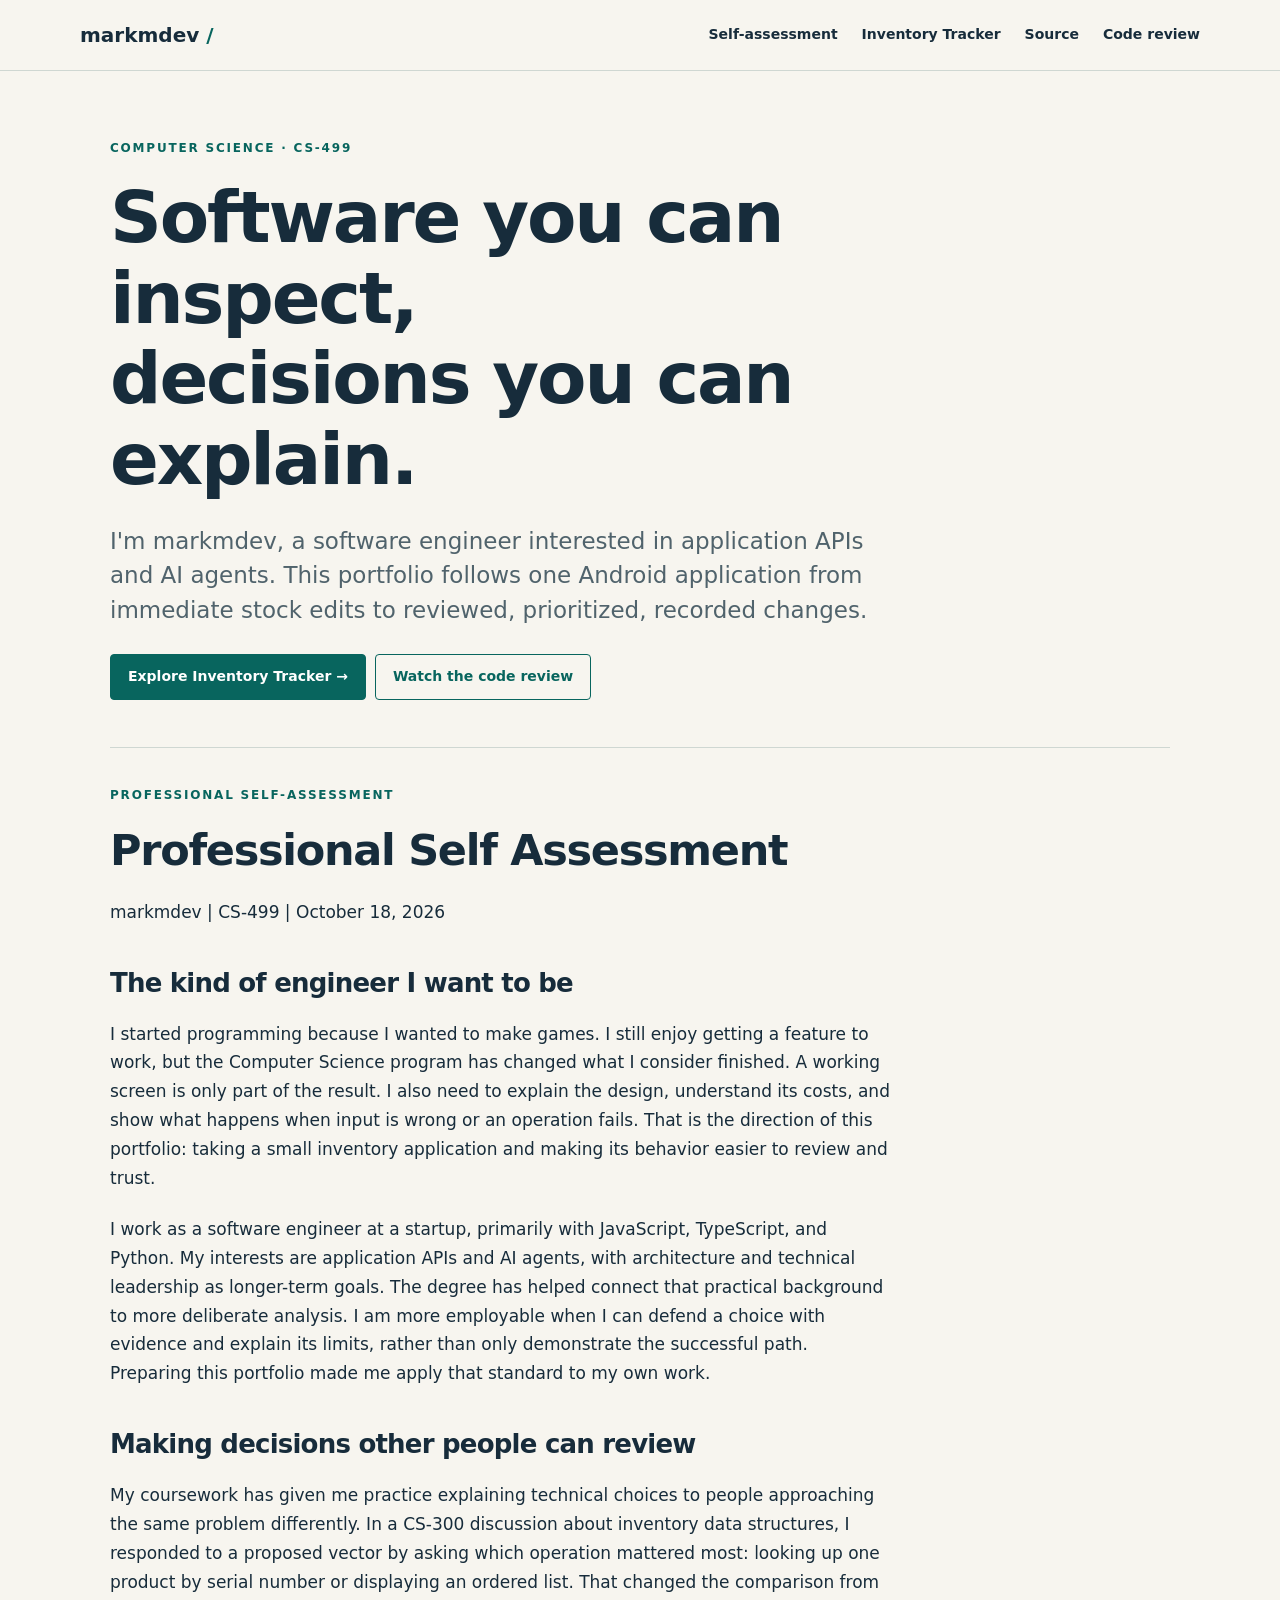
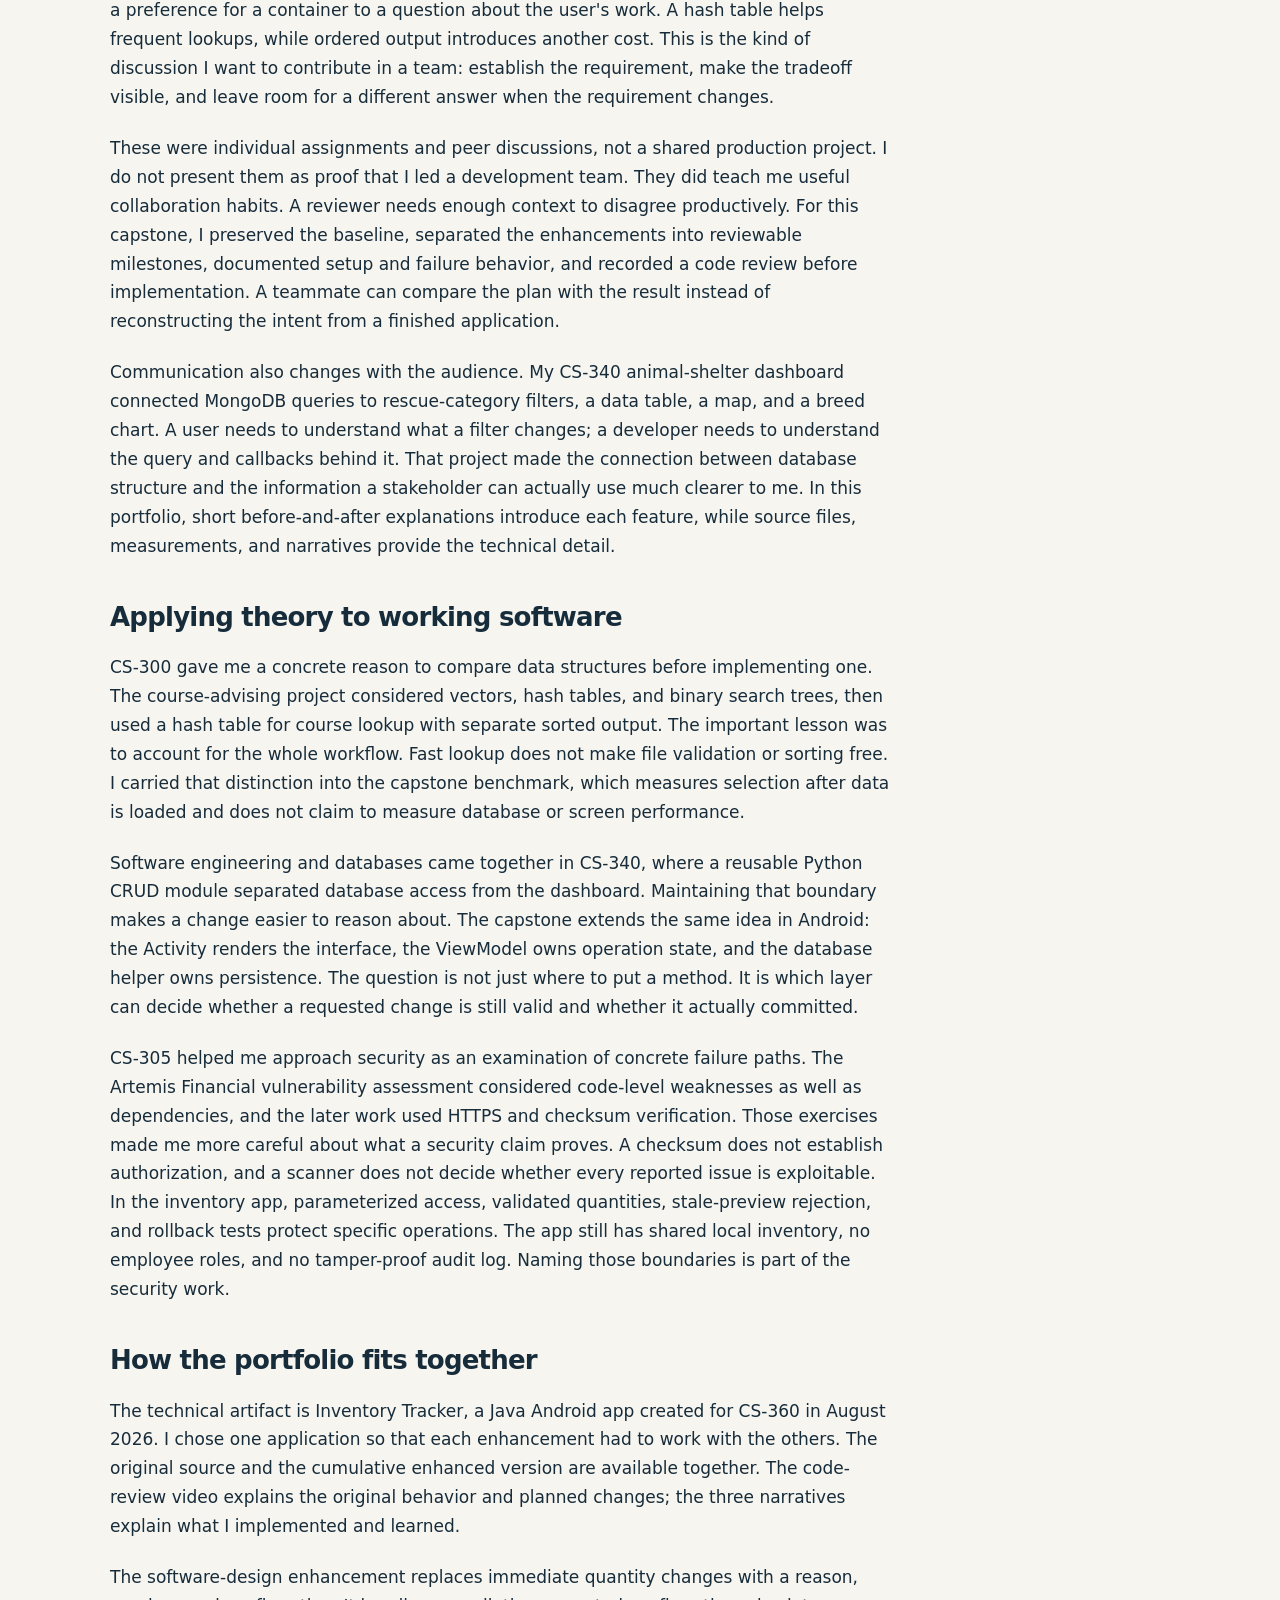
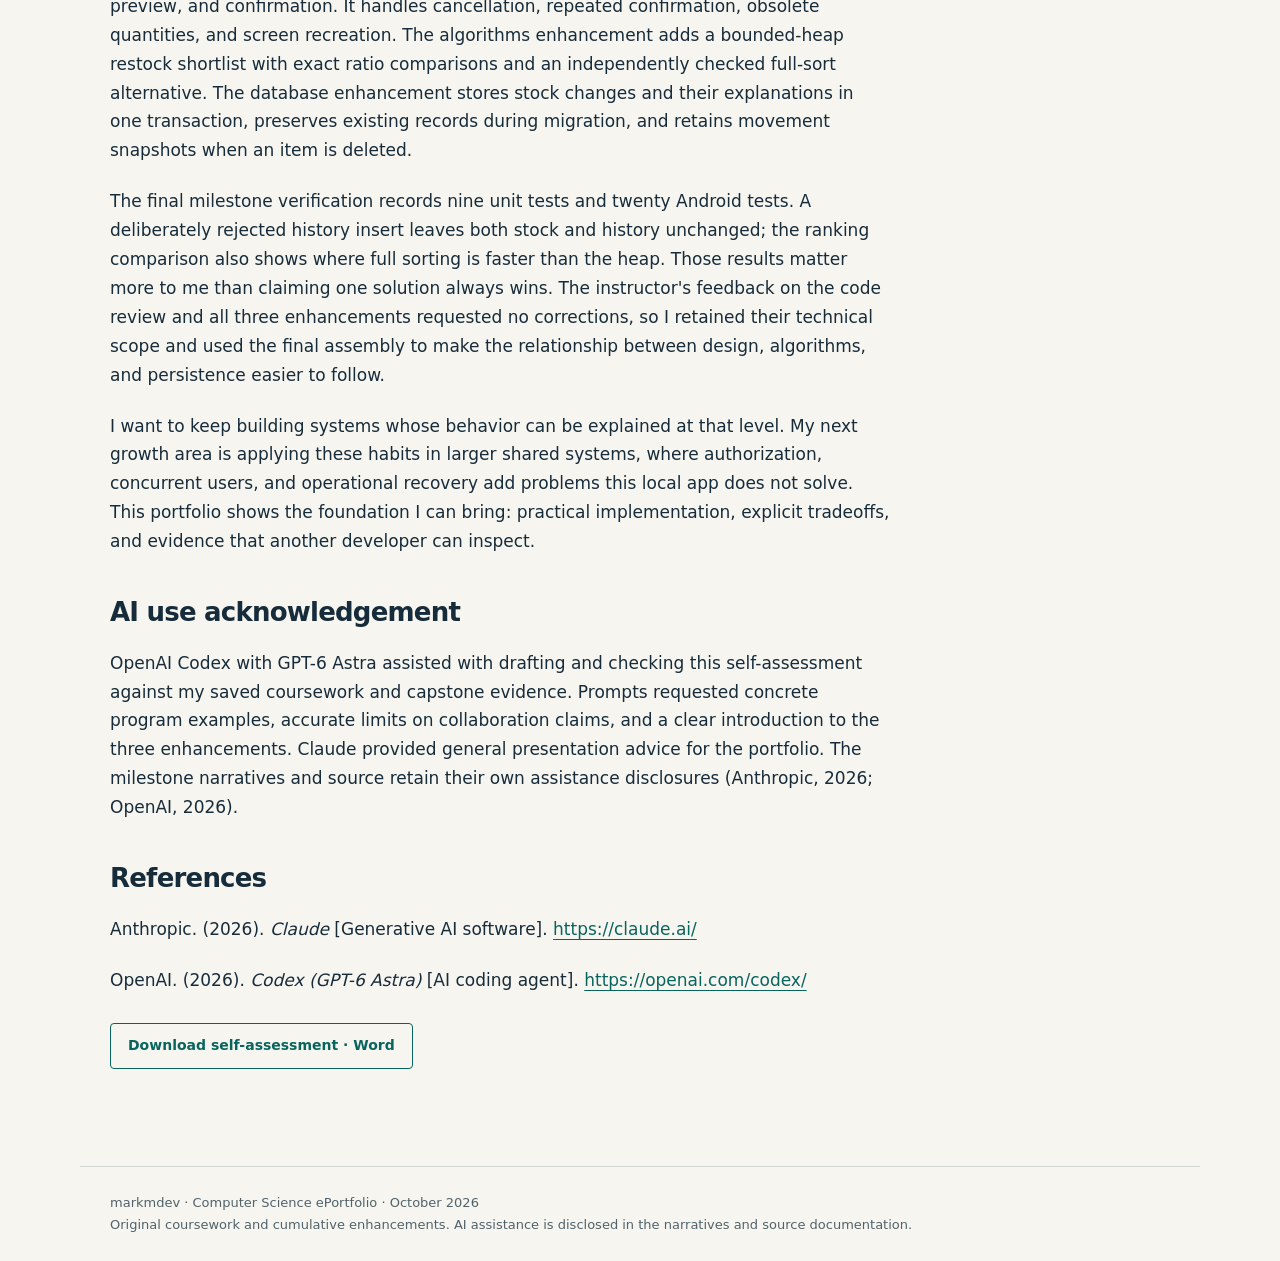
<file: index.html>
<!doctype html><html lang="en"><head><meta charset="utf-8"><meta name="viewport" content="width=device-width, initial-scale=1"><meta name="description" content="markmdev — software engineering portfolio. Android design, algorithms, and databases with inspectable evidence."><title>Professional self-assessment · markmdev</title><link rel="stylesheet" href="style.css"></head><body><a class="skip" href="#main">Skip to content</a><header><div class="nav"><a class="brand" href="index.html">markmdev<span aria-hidden="true" style="color:#08655e"> /</span></a><nav aria-label="Main"><a href="index.html#assessment">Self-assessment</a><a href="project.html">Inventory Tracker</a><a href="source.html">Source</a><a href="review.html">Code review</a></nav></div></header><main id="main"><section class="intro"><p class="eyebrow">Computer Science · CS-499</p><h1>Software you can inspect,<br>decisions you can explain.</h1><p class="lead">I'm markmdev, a software engineer interested in application APIs and AI agents. This portfolio follows one Android application from immediate stock edits to reviewed, prioritized, recorded changes.</p><a class="button primary" href="project.html">Explore Inventory Tracker →</a><a class="button" href="review.html">Watch the code review</a></section><section id="assessment" class="reading"><p class="eyebrow">Professional self-assessment</p><h1>Professional Self Assessment</h1>
<p>markmdev | CS-499 | October 18, 2026</p>
<h2>The kind of engineer I want to be</h2>
<p>I started programming because I wanted to make games. I still enjoy getting a feature to work, but the Computer Science program has changed what I consider finished. A working screen is only part of the result. I also need to explain the design, understand its costs, and show what happens when input is wrong or an operation fails. That is the direction of this portfolio: taking a small inventory application and making its behavior easier to review and trust.</p>
<p>I work as a software engineer at a startup, primarily with JavaScript, TypeScript, and Python. My interests are application APIs and AI agents, with architecture and technical leadership as longer-term goals. The degree has helped connect that practical background to more deliberate analysis. I am more employable when I can defend a choice with evidence and explain its limits, rather than only demonstrate the successful path. Preparing this portfolio made me apply that standard to my own work.</p>
<h2>Making decisions other people can review</h2>
<p>My coursework has given me practice explaining technical choices to people approaching the same problem differently. In a CS-300 discussion about inventory data structures, I responded to a proposed vector by asking which operation mattered most: looking up one product by serial number or displaying an ordered list. That changed the comparison from a preference for a container to a question about the user&#x27;s work. A hash table helps frequent lookups, while ordered output introduces another cost. This is the kind of discussion I want to contribute in a team: establish the requirement, make the tradeoff visible, and leave room for a different answer when the requirement changes.</p>
<p>These were individual assignments and peer discussions, not a shared production project. I do not present them as proof that I led a development team. They did teach me useful collaboration habits. A reviewer needs enough context to disagree productively. For this capstone, I preserved the baseline, separated the enhancements into reviewable milestones, documented setup and failure behavior, and recorded a code review before implementation. A teammate can compare the plan with the result instead of reconstructing the intent from a finished application.</p>
<p>Communication also changes with the audience. My CS-340 animal-shelter dashboard connected MongoDB queries to rescue-category filters, a data table, a map, and a breed chart. A user needs to understand what a filter changes; a developer needs to understand the query and callbacks behind it. That project made the connection between database structure and the information a stakeholder can actually use much clearer to me. In this portfolio, short before-and-after explanations introduce each feature, while source files, measurements, and narratives provide the technical detail.</p>
<h2>Applying theory to working software</h2>
<p>CS-300 gave me a concrete reason to compare data structures before implementing one. The course-advising project considered vectors, hash tables, and binary search trees, then used a hash table for course lookup with separate sorted output. The important lesson was to account for the whole workflow. Fast lookup does not make file validation or sorting free. I carried that distinction into the capstone benchmark, which measures selection after data is loaded and does not claim to measure database or screen performance.</p>
<p>Software engineering and databases came together in CS-340, where a reusable Python CRUD module separated database access from the dashboard. Maintaining that boundary makes a change easier to reason about. The capstone extends the same idea in Android: the Activity renders the interface, the ViewModel owns operation state, and the database helper owns persistence. The question is not just where to put a method. It is which layer can decide whether a requested change is still valid and whether it actually committed.</p>
<p>CS-305 helped me approach security as an examination of concrete failure paths. The Artemis Financial vulnerability assessment considered code-level weaknesses as well as dependencies, and the later work used HTTPS and checksum verification. Those exercises made me more careful about what a security claim proves. A checksum does not establish authorization, and a scanner does not decide whether every reported issue is exploitable. In the inventory app, parameterized access, validated quantities, stale-preview rejection, and rollback tests protect specific operations. The app still has shared local inventory, no employee roles, and no tamper-proof audit log. Naming those boundaries is part of the security work.</p>
<h2>How the portfolio fits together</h2>
<p>The technical artifact is Inventory Tracker, a Java Android app created for CS-360 in August 2026. I chose one application so that each enhancement had to work with the others. The original source and the cumulative enhanced version are available together. The code-review video explains the original behavior and planned changes; the three narratives explain what I implemented and learned.</p>
<p>The software-design enhancement replaces immediate quantity changes with a reason, preview, and confirmation. It handles cancellation, repeated confirmation, obsolete quantities, and screen recreation. The algorithms enhancement adds a bounded-heap restock shortlist with exact ratio comparisons and an independently checked full-sort alternative. The database enhancement stores stock changes and their explanations in one transaction, preserves existing records during migration, and retains movement snapshots when an item is deleted.</p>
<p>The final milestone verification records nine unit tests and twenty Android tests. A deliberately rejected history insert leaves both stock and history unchanged; the ranking comparison also shows where full sorting is faster than the heap. Those results matter more to me than claiming one solution always wins. The instructor&#x27;s feedback on the code review and all three enhancements requested no corrections, so I retained their technical scope and used the final assembly to make the relationship between design, algorithms, and persistence easier to follow.</p>
<p>I want to keep building systems whose behavior can be explained at that level. My next growth area is applying these habits in larger shared systems, where authorization, concurrent users, and operational recovery add problems this local app does not solve. This portfolio shows the foundation I can bring: practical implementation, explicit tradeoffs, and evidence that another developer can inspect.</p>
<h2>AI use acknowledgement</h2>
<p>OpenAI Codex with GPT-6 Astra assisted with drafting and checking this self-assessment against my saved coursework and capstone evidence. Prompts requested concrete program examples, accurate limits on collaboration claims, and a clear introduction to the three enhancements. Claude provided general presentation advice for the portfolio. The milestone narratives and source retain their own assistance disclosures (Anthropic, 2026; OpenAI, 2026).</p>
<h2>References</h2>
<p>Anthropic. (2026). <em>Claude</em> [Generative AI software]. <a href="https://claude.ai/">https://claude.ai/</a></p>
<p>OpenAI. (2026). <em>Codex (GPT-6 Astra)</em> [AI coding agent]. <a href="https://openai.com/codex/">https://openai.com/codex/</a></p><a class="button" href="downloads/self-assessment.docx">Download self-assessment · Word</a></section></main><footer>markmdev · Computer Science ePortfolio · October 2026<br>Original coursework and cumulative enhancements. AI assistance is disclosed in the narratives and source documentation.</footer></body></html>
</file>
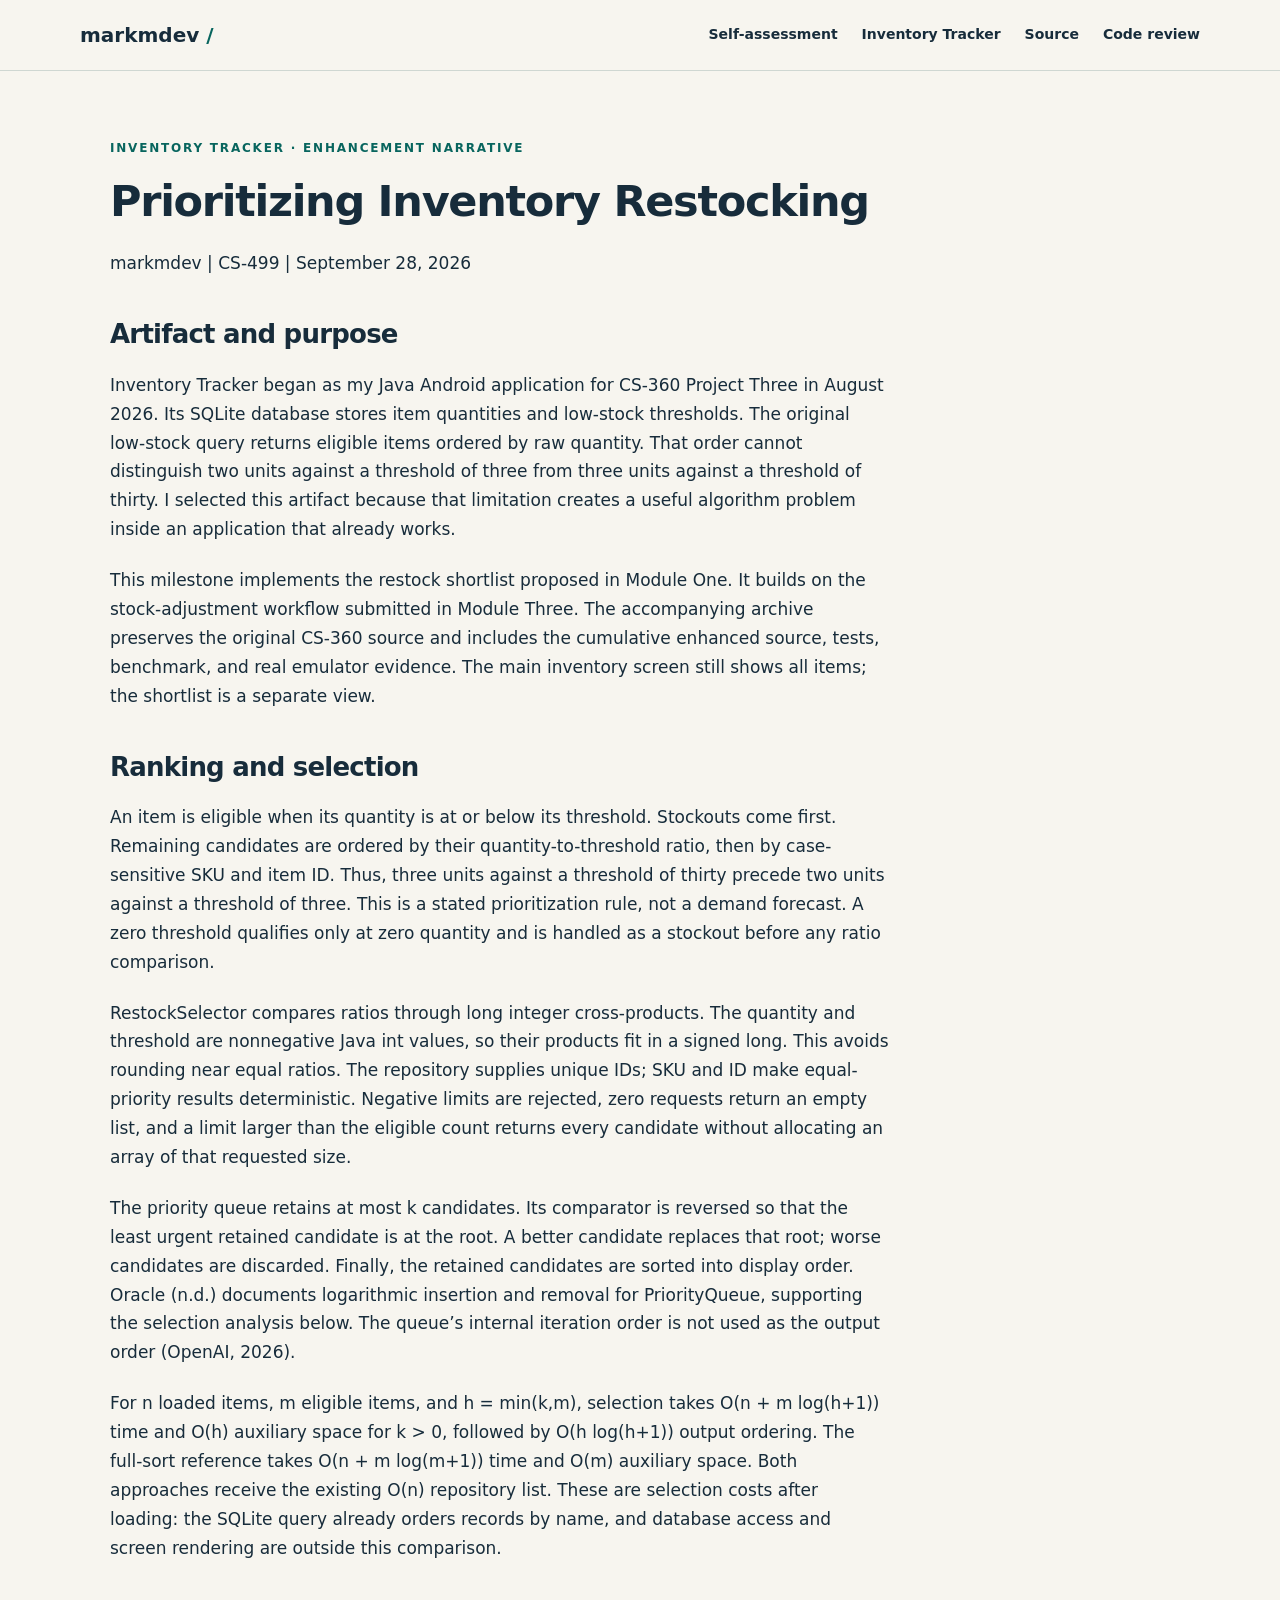
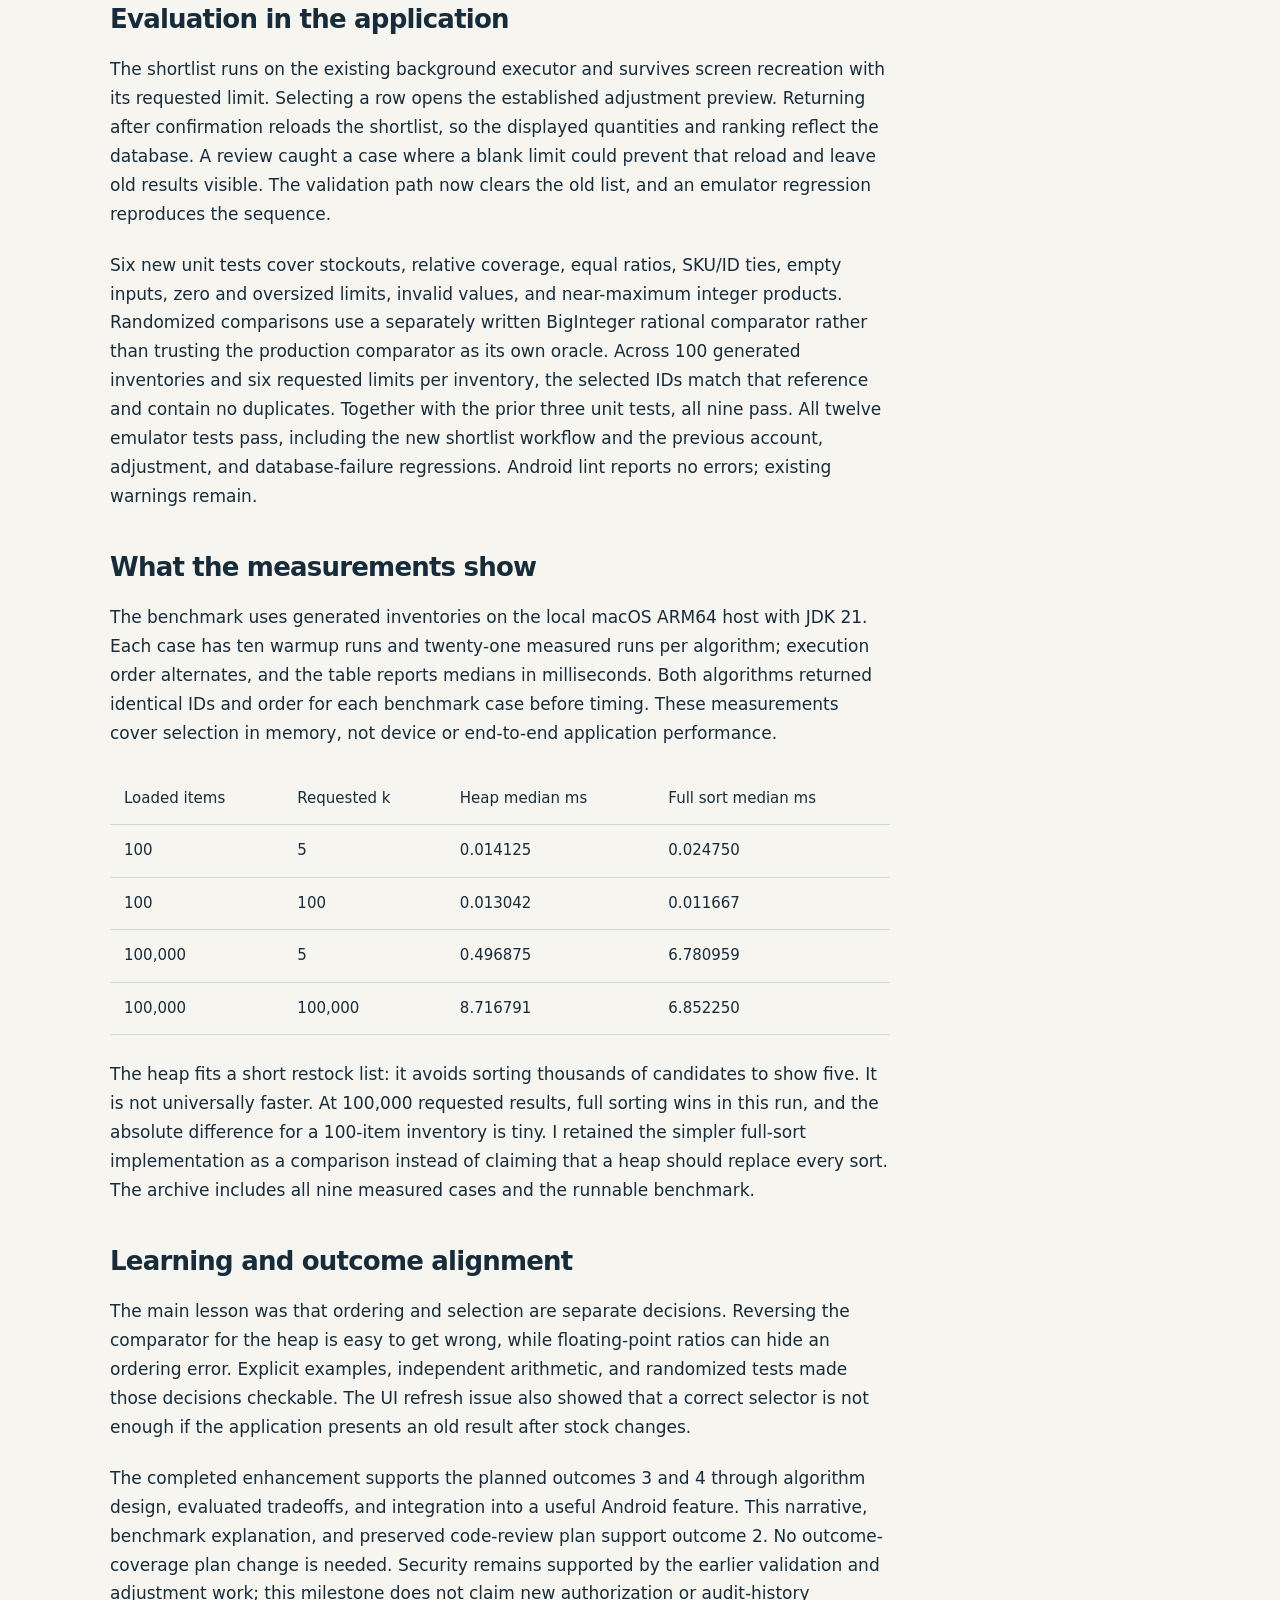
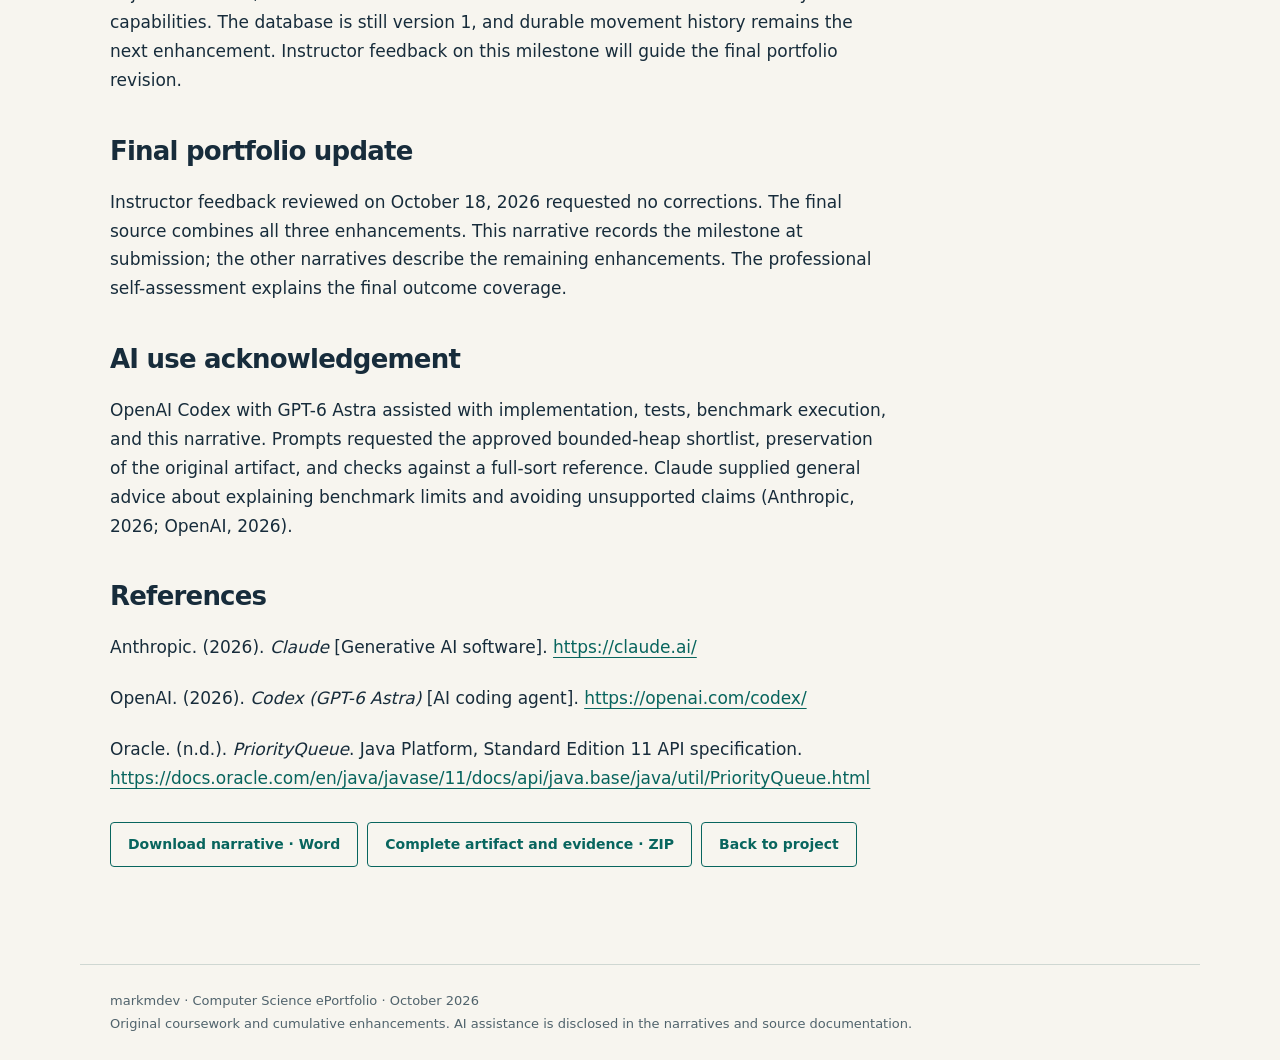
<file: algorithms.html>
<!doctype html><html lang="en"><head><meta charset="utf-8"><meta name="viewport" content="width=device-width, initial-scale=1"><meta name="description" content="markmdev — software engineering portfolio. Android design, algorithms, and databases with inspectable evidence."><title>Prioritizing Inventory Restocking · markmdev</title><link rel="stylesheet" href="style.css"></head><body><a class="skip" href="#main">Skip to content</a><header><div class="nav"><a class="brand" href="index.html">markmdev<span aria-hidden="true" style="color:#08655e"> /</span></a><nav aria-label="Main"><a href="index.html#assessment">Self-assessment</a><a href="project.html">Inventory Tracker</a><a href="source.html">Source</a><a href="review.html">Code review</a></nav></div></header><main id="main"><p class="eyebrow">Inventory Tracker · Enhancement narrative</p><article class="reading"><h1>Prioritizing Inventory Restocking</h1>
<p>markmdev | CS-499 | September 28, 2026</p>
<h2>Artifact and purpose</h2>
<p>Inventory Tracker began as my Java Android application for CS-360 Project Three in August 2026. Its SQLite database stores item quantities and low-stock thresholds. The original low-stock query returns eligible items ordered by raw quantity. That order cannot distinguish two units against a threshold of three from three units against a threshold of thirty. I selected this artifact because that limitation creates a useful algorithm problem inside an application that already works.</p>
<p>This milestone implements the restock shortlist proposed in Module One. It builds on the stock-adjustment workflow submitted in Module Three. The accompanying archive preserves the original CS-360 source and includes the cumulative enhanced source, tests, benchmark, and real emulator evidence. The main inventory screen still shows all items; the shortlist is a separate view.</p>
<h2>Ranking and selection</h2>
<p>An item is eligible when its quantity is at or below its threshold. Stockouts come first. Remaining candidates are ordered by their quantity-to-threshold ratio, then by case-sensitive SKU and item ID. Thus, three units against a threshold of thirty precede two units against a threshold of three. This is a stated prioritization rule, not a demand forecast. A zero threshold qualifies only at zero quantity and is handled as a stockout before any ratio comparison.</p>
<p>RestockSelector compares ratios through long integer cross-products. The quantity and threshold are nonnegative Java int values, so their products fit in a signed long. This avoids rounding near equal ratios. The repository supplies unique IDs; SKU and ID make equal-priority results deterministic. Negative limits are rejected, zero requests return an empty list, and a limit larger than the eligible count returns every candidate without allocating an array of that requested size.</p>
<p>The priority queue retains at most k candidates. Its comparator is reversed so that the least urgent retained candidate is at the root. A better candidate replaces that root; worse candidates are discarded. Finally, the retained candidates are sorted into display order. Oracle (n.d.) documents logarithmic insertion and removal for PriorityQueue, supporting the selection analysis below. The queue’s internal iteration order is not used as the output order (OpenAI, 2026).</p>
<p>For n loaded items, m eligible items, and h = min(k,m), selection takes O(n + m log(h+1)) time and O(h) auxiliary space for k &gt; 0, followed by O(h log(h+1)) output ordering. The full-sort reference takes O(n + m log(m+1)) time and O(m) auxiliary space. Both approaches receive the existing O(n) repository list. These are selection costs after loading: the SQLite query already orders records by name, and database access and screen rendering are outside this comparison.</p>
<h2>Evaluation in the application</h2>
<p>The shortlist runs on the existing background executor and survives screen recreation with its requested limit. Selecting a row opens the established adjustment preview. Returning after confirmation reloads the shortlist, so the displayed quantities and ranking reflect the database. A review caught a case where a blank limit could prevent that reload and leave old results visible. The validation path now clears the old list, and an emulator regression reproduces the sequence.</p>
<p>Six new unit tests cover stockouts, relative coverage, equal ratios, SKU/ID ties, empty inputs, zero and oversized limits, invalid values, and near-maximum integer products. Randomized comparisons use a separately written BigInteger rational comparator rather than trusting the production comparator as its own oracle. Across 100 generated inventories and six requested limits per inventory, the selected IDs match that reference and contain no duplicates. Together with the prior three unit tests, all nine pass. All twelve emulator tests pass, including the new shortlist workflow and the previous account, adjustment, and database-failure regressions. Android lint reports no errors; existing warnings remain.</p>
<h2>What the measurements show</h2>
<p>The benchmark uses generated inventories on the local macOS ARM64 host with JDK 21. Each case has ten warmup runs and twenty-one measured runs per algorithm; execution order alternates, and the table reports medians in milliseconds. Both algorithms returned identical IDs and order for each benchmark case before timing. These measurements cover selection in memory, not device or end-to-end application performance.</p>
<table><tbody>
<tr><td>Loaded items</td><td>Requested k</td><td>Heap median ms</td><td>Full sort median ms</td></tr>
<tr><td>100</td><td>5</td><td>0.014125</td><td>0.024750</td></tr>
<tr><td>100</td><td>100</td><td>0.013042</td><td>0.011667</td></tr>
<tr><td>100,000</td><td>5</td><td>0.496875</td><td>6.780959</td></tr>
<tr><td>100,000</td><td>100,000</td><td>8.716791</td><td>6.852250</td></tr>
</tbody></table>
<p>The heap fits a short restock list: it avoids sorting thousands of candidates to show five. It is not universally faster. At 100,000 requested results, full sorting wins in this run, and the absolute difference for a 100-item inventory is tiny. I retained the simpler full-sort implementation as a comparison instead of claiming that a heap should replace every sort. The archive includes all nine measured cases and the runnable benchmark.</p>
<h2>Learning and outcome alignment</h2>
<p>The main lesson was that ordering and selection are separate decisions. Reversing the comparator for the heap is easy to get wrong, while floating-point ratios can hide an ordering error. Explicit examples, independent arithmetic, and randomized tests made those decisions checkable. The UI refresh issue also showed that a correct selector is not enough if the application presents an old result after stock changes.</p>
<p>The completed enhancement supports the planned outcomes 3 and 4 through algorithm design, evaluated tradeoffs, and integration into a useful Android feature. This narrative, benchmark explanation, and preserved code-review plan support outcome 2. No outcome-coverage plan change is needed. Security remains supported by the earlier validation and adjustment work; this milestone does not claim new authorization or audit-history capabilities. The database is still version 1, and durable movement history remains the next enhancement. Instructor feedback on this milestone will guide the final portfolio revision.</p>
<h2>Final portfolio update</h2>
<p>Instructor feedback reviewed on October 18, 2026 requested no corrections. The final source combines all three enhancements. This narrative records the milestone at submission; the other narratives describe the remaining enhancements. The professional self-assessment explains the final outcome coverage.</p>
<h2>AI use acknowledgement</h2>
<p>OpenAI Codex with GPT-6 Astra assisted with implementation, tests, benchmark execution, and this narrative. Prompts requested the approved bounded-heap shortlist, preservation of the original artifact, and checks against a full-sort reference. Claude supplied general advice about explaining benchmark limits and avoiding unsupported claims (Anthropic, 2026; OpenAI, 2026).</p>
<h2>References</h2>
<p>Anthropic. (2026). <em>Claude</em> [Generative AI software]. <a href="https://claude.ai/">https://claude.ai/</a></p>
<p>OpenAI. (2026). <em>Codex (GPT-6 Astra)</em> [AI coding agent]. <a href="https://openai.com/codex/">https://openai.com/codex/</a></p>
<p>Oracle. (n.d.). <em>PriorityQueue</em>. Java Platform, Standard Edition 11 API specification. <a href="https://docs.oracle.com/en/java/javase/11/docs/api/java.base/java/util/PriorityQueue.html">https://docs.oracle.com/en/java/javase/11/docs/api/java.base/java/util/PriorityQueue.html</a></p><a class="button" href="downloads/algorithms.docx">Download narrative · Word</a><a class="button" href="downloads/complete-artifact-and-evidence.zip">Complete artifact and evidence · ZIP</a><a class="button" href="project.html">Back to project</a></article></main><footer>markmdev · Computer Science ePortfolio · October 2026<br>Original coursework and cumulative enhancements. AI assistance is disclosed in the narratives and source documentation.</footer></body></html>
</file>
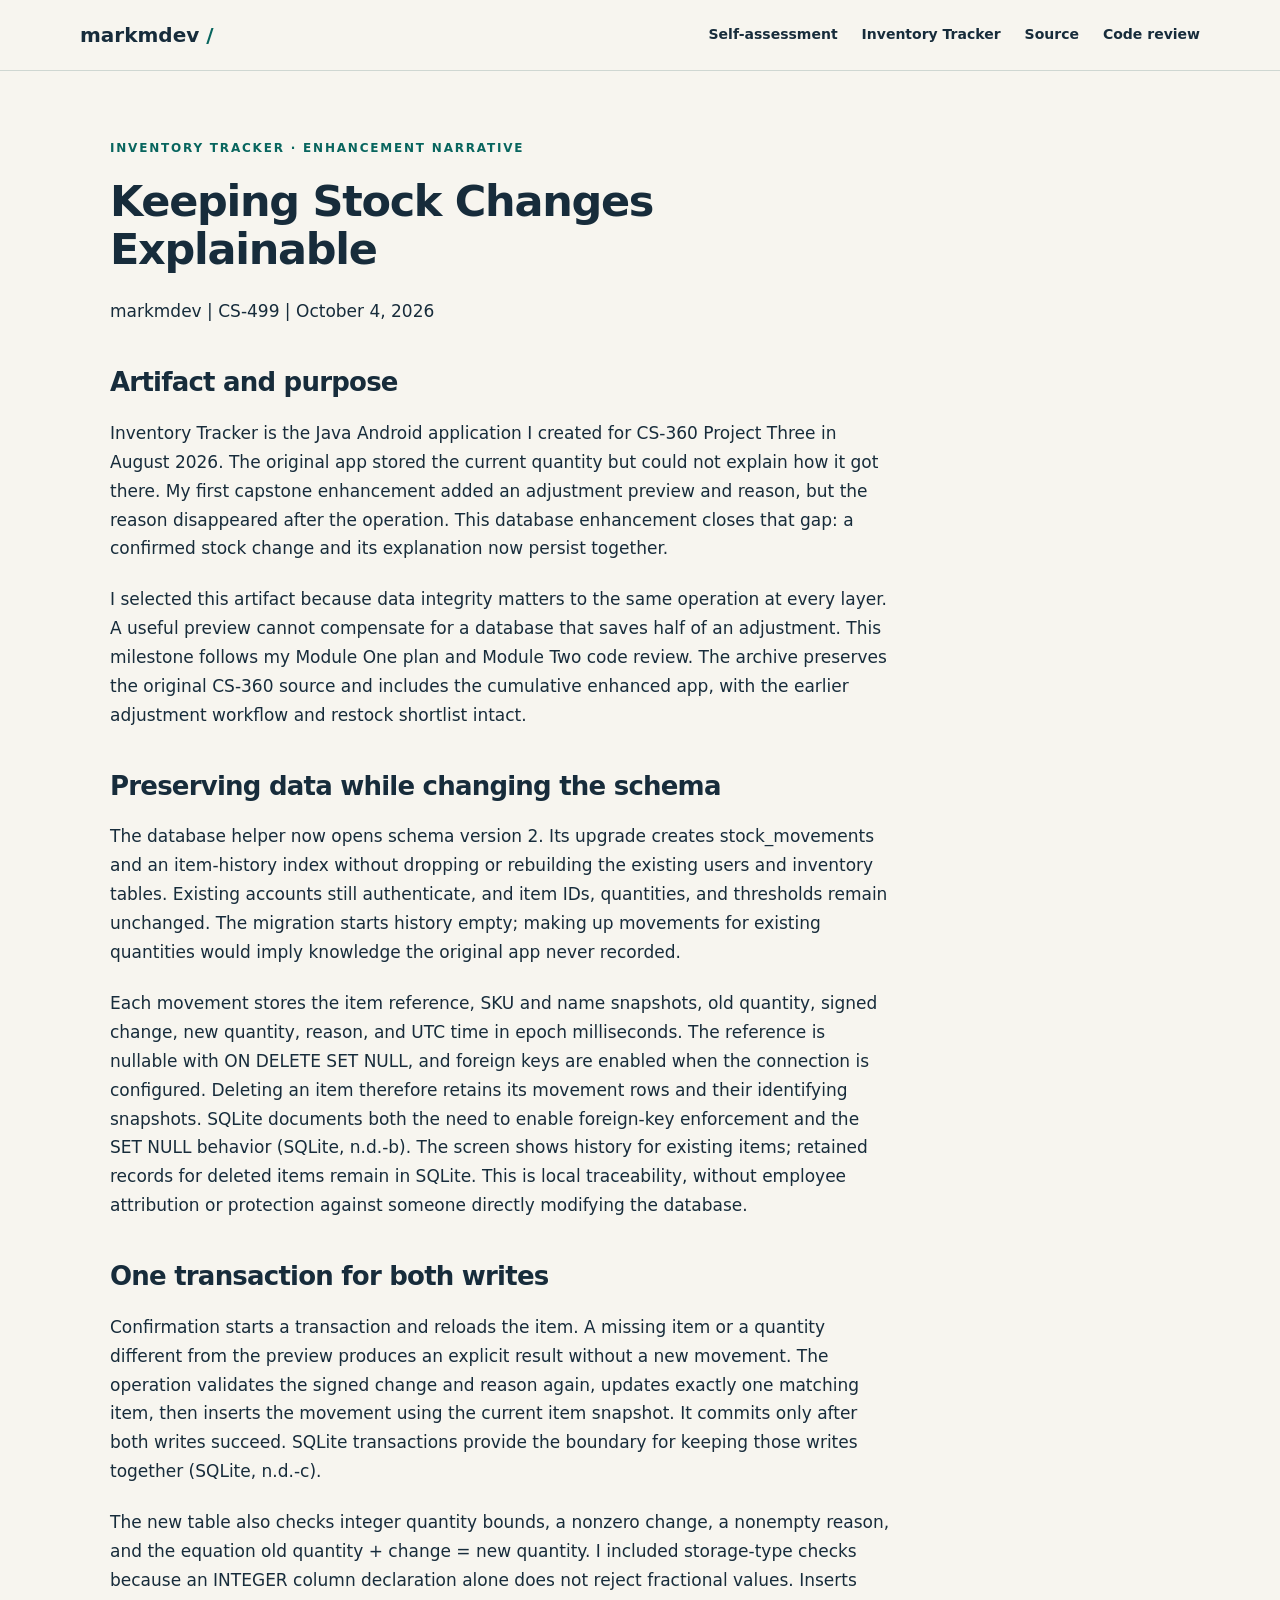
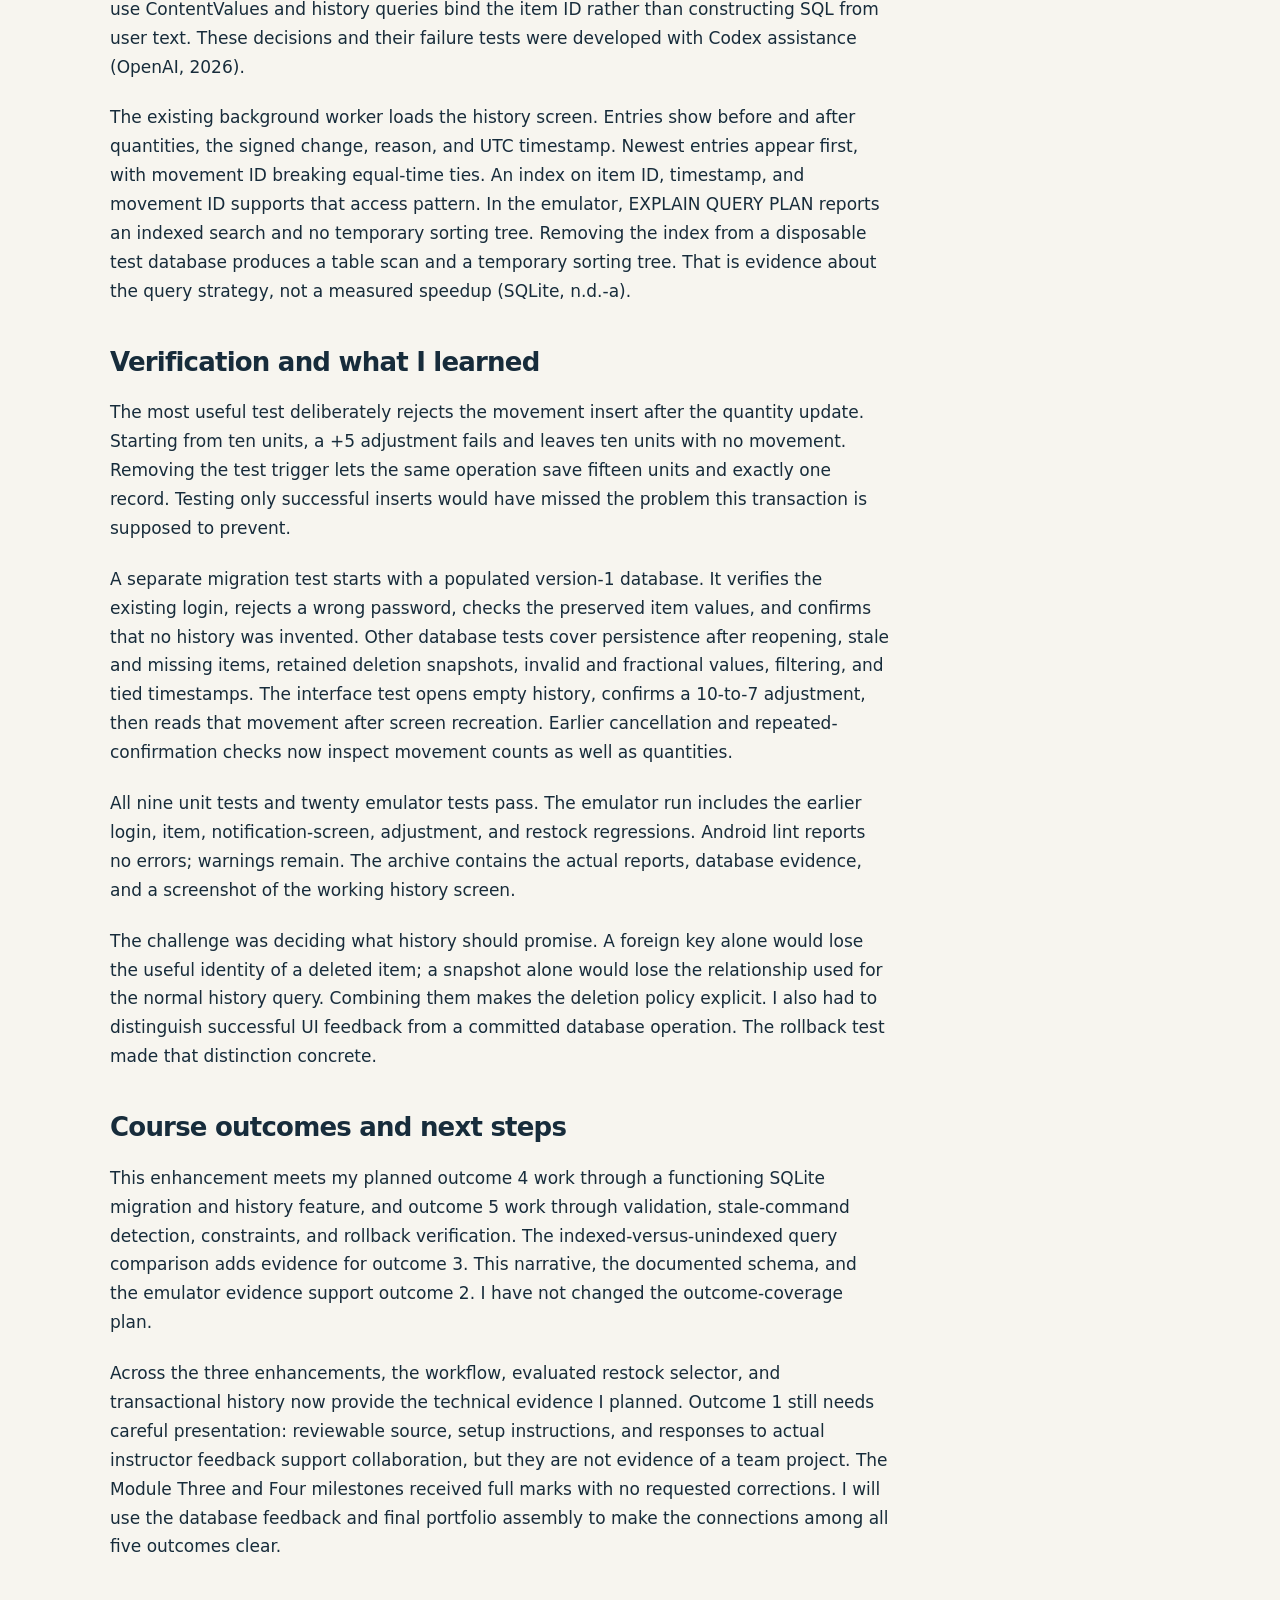
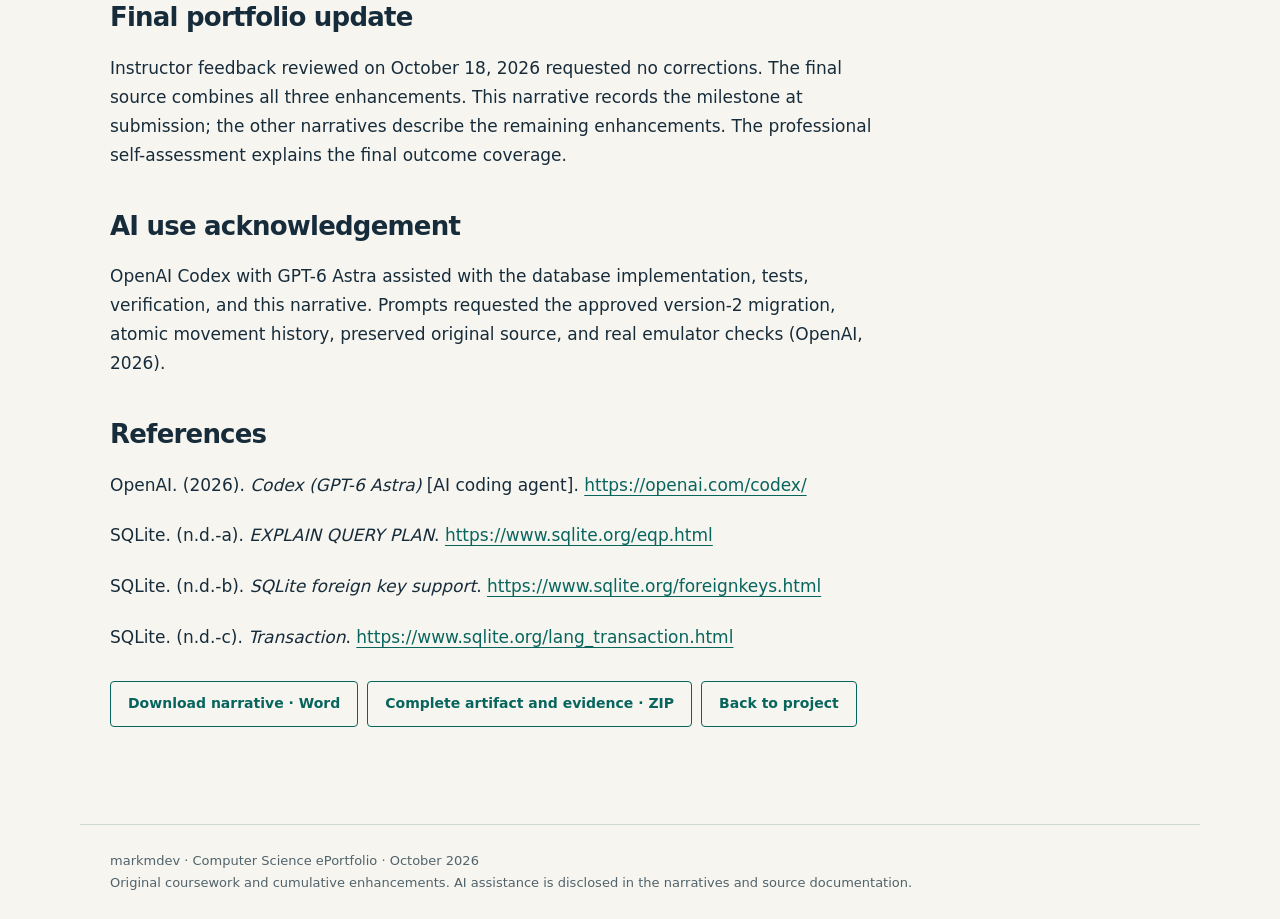
<file: databases.html>
<!doctype html><html lang="en"><head><meta charset="utf-8"><meta name="viewport" content="width=device-width, initial-scale=1"><meta name="description" content="markmdev — software engineering portfolio. Android design, algorithms, and databases with inspectable evidence."><title>Keeping Stock Changes Explainable · markmdev</title><link rel="stylesheet" href="style.css"></head><body><a class="skip" href="#main">Skip to content</a><header><div class="nav"><a class="brand" href="index.html">markmdev<span aria-hidden="true" style="color:#08655e"> /</span></a><nav aria-label="Main"><a href="index.html#assessment">Self-assessment</a><a href="project.html">Inventory Tracker</a><a href="source.html">Source</a><a href="review.html">Code review</a></nav></div></header><main id="main"><p class="eyebrow">Inventory Tracker · Enhancement narrative</p><article class="reading"><h1>Keeping Stock Changes Explainable</h1>
<p>markmdev | CS-499 | October 4, 2026</p>
<h2>Artifact and purpose</h2>
<p>Inventory Tracker is the Java Android application I created for CS-360 Project Three in August 2026. The original app stored the current quantity but could not explain how it got there. My first capstone enhancement added an adjustment preview and reason, but the reason disappeared after the operation. This database enhancement closes that gap: a confirmed stock change and its explanation now persist together.</p>
<p>I selected this artifact because data integrity matters to the same operation at every layer. A useful preview cannot compensate for a database that saves half of an adjustment. This milestone follows my Module One plan and Module Two code review. The archive preserves the original CS-360 source and includes the cumulative enhanced app, with the earlier adjustment workflow and restock shortlist intact.</p>
<h2>Preserving data while changing the schema</h2>
<p>The database helper now opens schema version 2. Its upgrade creates stock_movements and an item-history index without dropping or rebuilding the existing users and inventory tables. Existing accounts still authenticate, and item IDs, quantities, and thresholds remain unchanged. The migration starts history empty; making up movements for existing quantities would imply knowledge the original app never recorded.</p>
<p>Each movement stores the item reference, SKU and name snapshots, old quantity, signed change, new quantity, reason, and UTC time in epoch milliseconds. The reference is nullable with ON DELETE SET NULL, and foreign keys are enabled when the connection is configured. Deleting an item therefore retains its movement rows and their identifying snapshots. SQLite documents both the need to enable foreign-key enforcement and the SET NULL behavior (SQLite, n.d.-b). The screen shows history for existing items; retained records for deleted items remain in SQLite. This is local traceability, without employee attribution or protection against someone directly modifying the database.</p>
<h2>One transaction for both writes</h2>
<p>Confirmation starts a transaction and reloads the item. A missing item or a quantity different from the preview produces an explicit result without a new movement. The operation validates the signed change and reason again, updates exactly one matching item, then inserts the movement using the current item snapshot. It commits only after both writes succeed. SQLite transactions provide the boundary for keeping those writes together (SQLite, n.d.-c).</p>
<p>The new table also checks integer quantity bounds, a nonzero change, a nonempty reason, and the equation old quantity + change = new quantity. I included storage-type checks because an INTEGER column declaration alone does not reject fractional values. Inserts use ContentValues and history queries bind the item ID rather than constructing SQL from user text. These decisions and their failure tests were developed with Codex assistance (OpenAI, 2026).</p>
<p>The existing background worker loads the history screen. Entries show before and after quantities, the signed change, reason, and UTC timestamp. Newest entries appear first, with movement ID breaking equal-time ties. An index on item ID, timestamp, and movement ID supports that access pattern. In the emulator, EXPLAIN QUERY PLAN reports an indexed search and no temporary sorting tree. Removing the index from a disposable test database produces a table scan and a temporary sorting tree. That is evidence about the query strategy, not a measured speedup (SQLite, n.d.-a).</p>
<h2>Verification and what I learned</h2>
<p>The most useful test deliberately rejects the movement insert after the quantity update. Starting from ten units, a +5 adjustment fails and leaves ten units with no movement. Removing the test trigger lets the same operation save fifteen units and exactly one record. Testing only successful inserts would have missed the problem this transaction is supposed to prevent.</p>
<p>A separate migration test starts with a populated version-1 database. It verifies the existing login, rejects a wrong password, checks the preserved item values, and confirms that no history was invented. Other database tests cover persistence after reopening, stale and missing items, retained deletion snapshots, invalid and fractional values, filtering, and tied timestamps. The interface test opens empty history, confirms a 10-to-7 adjustment, then reads that movement after screen recreation. Earlier cancellation and repeated-confirmation checks now inspect movement counts as well as quantities.</p>
<p>All nine unit tests and twenty emulator tests pass. The emulator run includes the earlier login, item, notification-screen, adjustment, and restock regressions. Android lint reports no errors; warnings remain. The archive contains the actual reports, database evidence, and a screenshot of the working history screen.</p>
<p>The challenge was deciding what history should promise. A foreign key alone would lose the useful identity of a deleted item; a snapshot alone would lose the relationship used for the normal history query. Combining them makes the deletion policy explicit. I also had to distinguish successful UI feedback from a committed database operation. The rollback test made that distinction concrete.</p>
<h2>Course outcomes and next steps</h2>
<p>This enhancement meets my planned outcome 4 work through a functioning SQLite migration and history feature, and outcome 5 work through validation, stale-command detection, constraints, and rollback verification. The indexed-versus-unindexed query comparison adds evidence for outcome 3. This narrative, the documented schema, and the emulator evidence support outcome 2. I have not changed the outcome-coverage plan.</p>
<p>Across the three enhancements, the workflow, evaluated restock selector, and transactional history now provide the technical evidence I planned. Outcome 1 still needs careful presentation: reviewable source, setup instructions, and responses to actual instructor feedback support collaboration, but they are not evidence of a team project. The Module Three and Four milestones received full marks with no requested corrections. I will use the database feedback and final portfolio assembly to make the connections among all five outcomes clear.</p>
<h2>Final portfolio update</h2>
<p>Instructor feedback reviewed on October 18, 2026 requested no corrections. The final source combines all three enhancements. This narrative records the milestone at submission; the other narratives describe the remaining enhancements. The professional self-assessment explains the final outcome coverage.</p>
<h2>AI use acknowledgement</h2>
<p>OpenAI Codex with GPT-6 Astra assisted with the database implementation, tests, verification, and this narrative. Prompts requested the approved version-2 migration, atomic movement history, preserved original source, and real emulator checks (OpenAI, 2026).</p>
<h2>References</h2>
<p>OpenAI. (2026). <em>Codex (GPT-6 Astra)</em> [AI coding agent]. <a href="https://openai.com/codex/">https://openai.com/codex/</a></p>
<p>SQLite. (n.d.-a). <em>EXPLAIN QUERY PLAN</em>. <a href="https://www.sqlite.org/eqp.html">https://www.sqlite.org/eqp.html</a></p>
<p>SQLite. (n.d.-b). <em>SQLite foreign key support</em>. <a href="https://www.sqlite.org/foreignkeys.html">https://www.sqlite.org/foreignkeys.html</a></p>
<p>SQLite. (n.d.-c). <em>Transaction</em>. <a href="https://www.sqlite.org/lang_transaction.html">https://www.sqlite.org/lang_transaction.html</a></p><a class="button" href="downloads/databases.docx">Download narrative · Word</a><a class="button" href="downloads/complete-artifact-and-evidence.zip">Complete artifact and evidence · ZIP</a><a class="button" href="project.html">Back to project</a></article></main><footer>markmdev · Computer Science ePortfolio · October 2026<br>Original coursework and cumulative enhancements. AI assistance is disclosed in the narratives and source documentation.</footer></body></html>
</file>
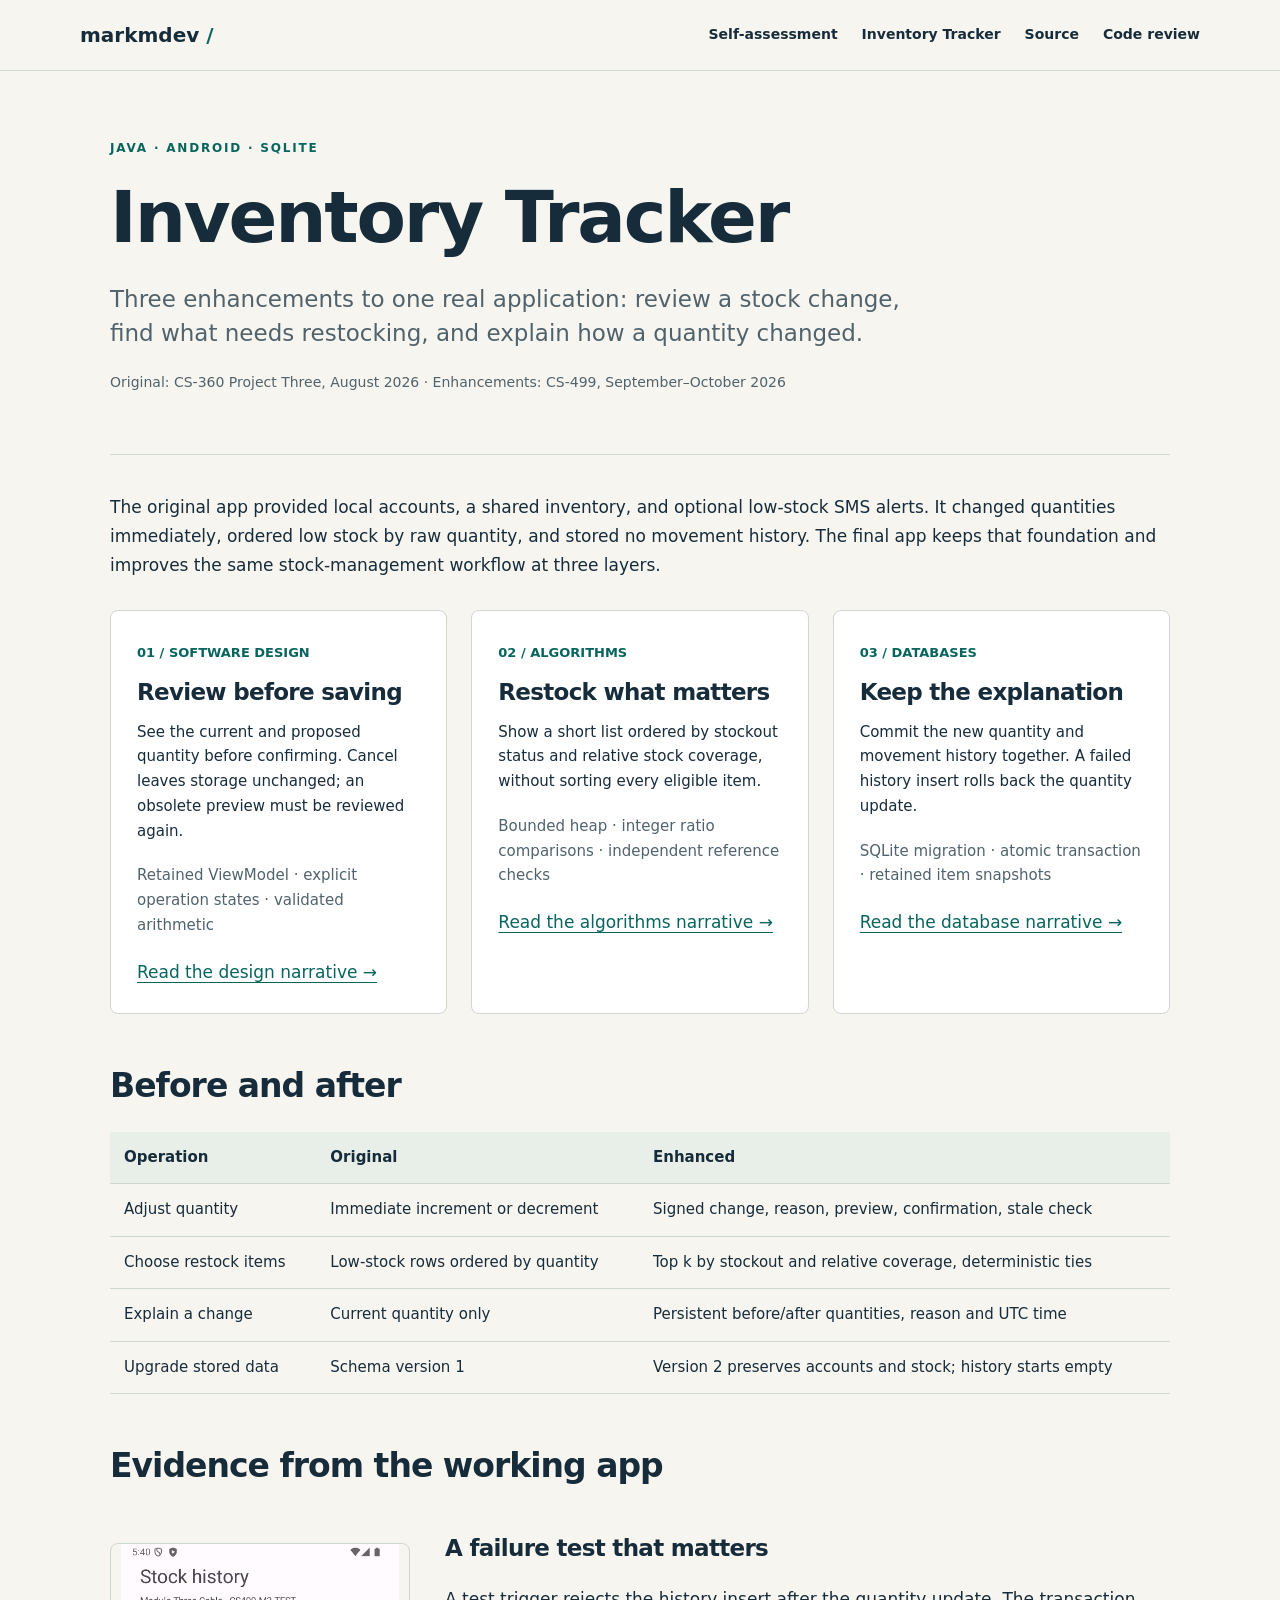
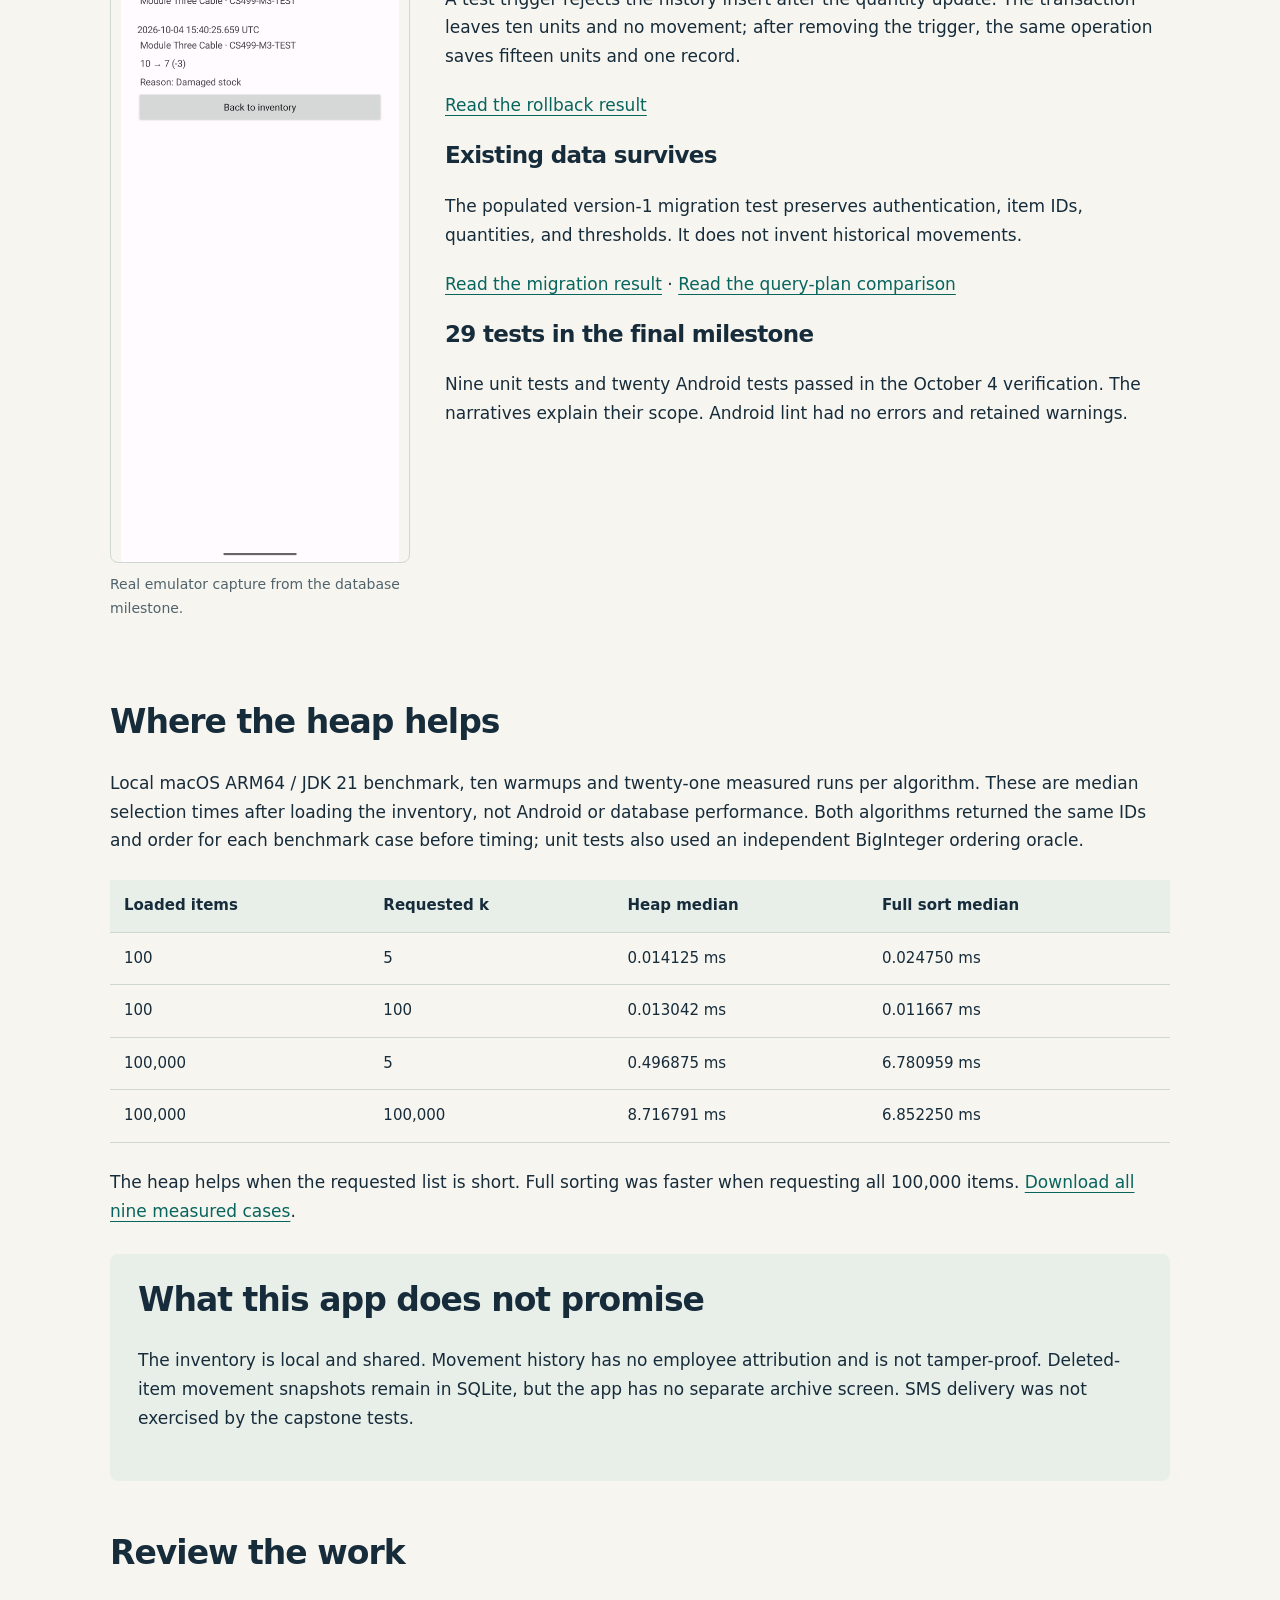
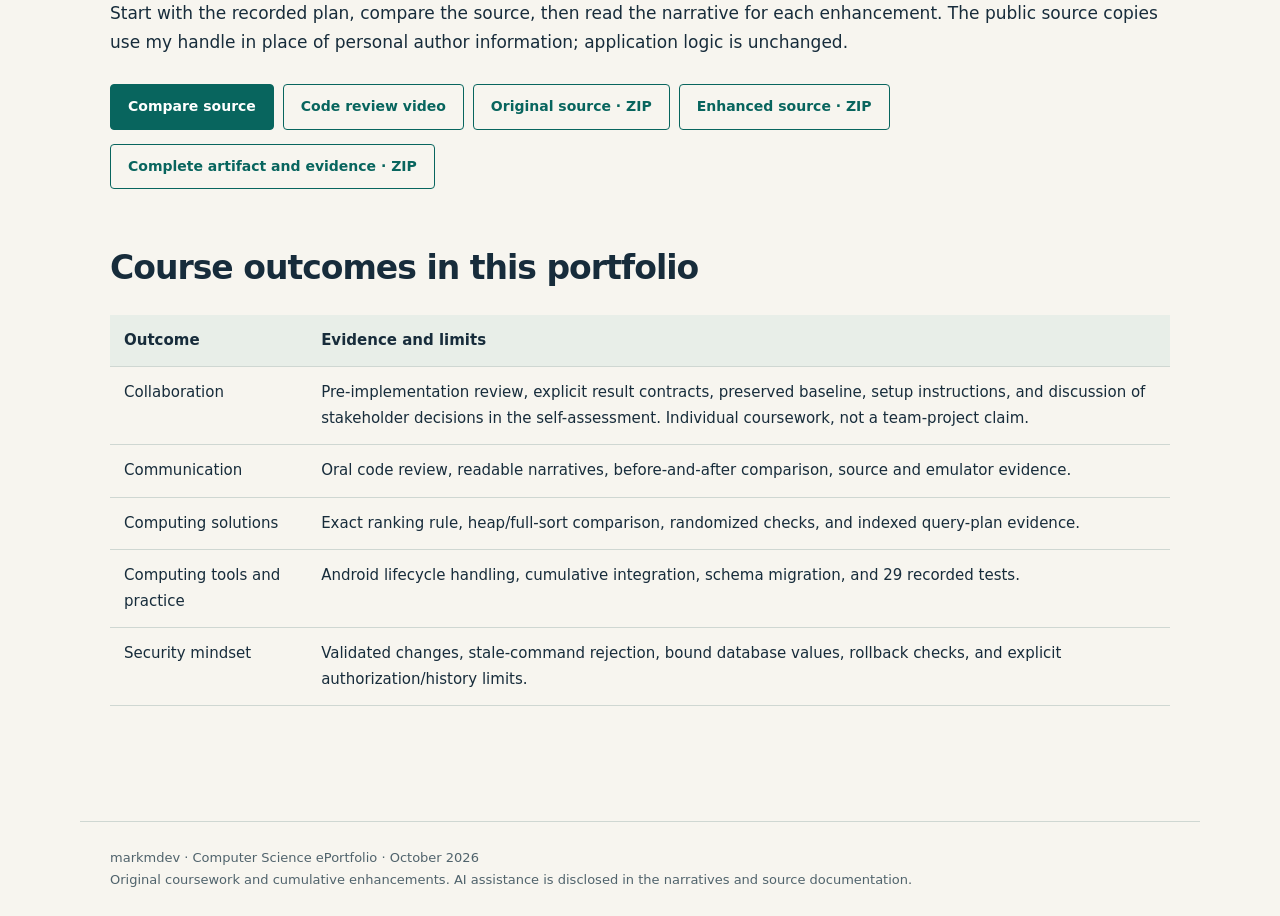
<file: project.html>
<!doctype html><html lang="en"><head><meta charset="utf-8"><meta name="viewport" content="width=device-width, initial-scale=1"><meta name="description" content="markmdev — software engineering portfolio. Android design, algorithms, and databases with inspectable evidence."><title>Inventory Tracker · markmdev</title><link rel="stylesheet" href="style.css"></head><body><a class="skip" href="#main">Skip to content</a><header><div class="nav"><a class="brand" href="index.html">markmdev<span aria-hidden="true" style="color:#08655e"> /</span></a><nav aria-label="Main"><a href="index.html#assessment">Self-assessment</a><a href="project.html">Inventory Tracker</a><a href="source.html">Source</a><a href="review.html">Code review</a></nav></div></header><main id="main"><section class="intro"><p class="eyebrow">Java · Android · SQLite</p><h1>Inventory Tracker</h1><p class="lead">Three enhancements to one real application: review a stock change, find what needs restocking, and explain how a quantity changed.</p><p class="meta">Original: CS-360 Project Three, August 2026 · Enhancements: CS-499, September–October 2026</p></section>
<p>The original app provided local accounts, a shared inventory, and optional low-stock SMS alerts. It changed quantities immediately, ordered low stock by raw quantity, and stored no movement history. The final app keeps that foundation and improves the same stock-management workflow at three layers.</p>
<div class="cards"><article class="card"><span class="num">01 / SOFTWARE DESIGN</span><h3>Review before saving</h3><p>See the current and proposed quantity before confirming. Cancel leaves storage unchanged; an obsolete preview must be reviewed again.</p><p class="meta">Retained ViewModel · explicit operation states · validated arithmetic</p><a href="software-design.html">Read the design narrative →</a></article><article class="card"><span class="num">02 / ALGORITHMS</span><h3>Restock what matters</h3><p>Show a short list ordered by stockout status and relative stock coverage, without sorting every eligible item.</p><p class="meta">Bounded heap · integer ratio comparisons · independent reference checks</p><a href="algorithms.html">Read the algorithms narrative →</a></article><article class="card"><span class="num">03 / DATABASES</span><h3>Keep the explanation</h3><p>Commit the new quantity and movement history together. A failed history insert rolls back the quantity update.</p><p class="meta">SQLite migration · atomic transaction · retained item snapshots</p><a href="databases.html">Read the database narrative →</a></article></div>
<h2>Before and after</h2><table><thead><tr><th>Operation</th><th>Original</th><th>Enhanced</th></tr></thead><tbody><tr><td>Adjust quantity</td><td>Immediate increment or decrement</td><td>Signed change, reason, preview, confirmation, stale check</td></tr><tr><td>Choose restock items</td><td>Low-stock rows ordered by quantity</td><td>Top k by stockout and relative coverage, deterministic ties</td></tr><tr><td>Explain a change</td><td>Current quantity only</td><td>Persistent before/after quantities, reason and UTC time</td></tr><tr><td>Upgrade stored data</td><td>Schema version 1</td><td>Version 2 preserves accounts and stock; history starts empty</td></tr></tbody></table>
<h2>Evidence from the working app</h2><div class="proof"><figure><img src="images/stock-history.png" alt="Android Inventory Tracker showing the recorded stock adjustment history"><figcaption>Real emulator capture from the database milestone.</figcaption></figure><div><h3>A failure test that matters</h3><p>A test trigger rejects the history insert after the quantity update. The transaction leaves ten units and no movement; after removing the trigger, the same operation saves fifteen units and one record.</p><a href="downloads/rollback-proof.txt">Read the rollback result</a><h3>Existing data survives</h3><p>The populated version-1 migration test preserves authentication, item IDs, quantities, and thresholds. It does not invent historical movements.</p><a href="downloads/migration-proof.txt">Read the migration result</a> · <a href="downloads/query-plan-proof.txt">Read the query-plan comparison</a><h3>29 tests in the final milestone</h3><p>Nine unit tests and twenty Android tests passed in the October 4 verification. The narratives explain their scope. Android lint had no errors and retained warnings.</p></div></div>
<h2>Where the heap helps</h2><p>Local macOS ARM64 / JDK 21 benchmark, ten warmups and twenty-one measured runs per algorithm. These are median selection times after loading the inventory, not Android or database performance. Both algorithms returned the same IDs and order for each benchmark case before timing; unit tests also used an independent BigInteger ordering oracle.</p><table><thead><tr><th>Loaded items</th><th>Requested k</th><th>Heap median</th><th>Full sort median</th></tr></thead><tbody><tr><td>100</td><td>5</td><td>0.014125 ms</td><td>0.024750 ms</td></tr><tr><td>100</td><td>100</td><td>0.013042 ms</td><td>0.011667 ms</td></tr><tr><td>100,000</td><td>5</td><td>0.496875 ms</td><td>6.780959 ms</td></tr><tr><td>100,000</td><td>100,000</td><td>8.716791 ms</td><td>6.852250 ms</td></tr></tbody></table><p>The heap helps when the requested list is short. Full sorting was faster when requesting all 100,000 items. <a href="downloads/restock-benchmark.csv">Download all nine measured cases</a>.</p>
<div class="panel"><h2>What this app does not promise</h2><p>The inventory is local and shared. Movement history has no employee attribution and is not tamper-proof. Deleted-item movement snapshots remain in SQLite, but the app has no separate archive screen. SMS delivery was not exercised by the capstone tests.</p></div>
<h2>Review the work</h2><p>Start with the recorded plan, compare the source, then read the narrative for each enhancement. The public source copies use my handle in place of personal author information; application logic is unchanged.</p><a class="button primary" href="source.html">Compare source</a><a class="button" href="review.html">Code review video</a><a class="button" href="downloads/original-inventory-tracker.zip">Original source · ZIP</a><a class="button" href="downloads/enhanced-inventory-tracker.zip">Enhanced source · ZIP</a><a class="button" href="downloads/complete-artifact-and-evidence.zip">Complete artifact and evidence · ZIP</a>
<h2>Course outcomes in this portfolio</h2><table><thead><tr><th>Outcome</th><th>Evidence and limits</th></tr></thead><tbody><tr><td>Collaboration</td><td>Pre-implementation review, explicit result contracts, preserved baseline, setup instructions, and discussion of stakeholder decisions in the self-assessment. Individual coursework, not a team-project claim.</td></tr><tr><td>Communication</td><td>Oral code review, readable narratives, before-and-after comparison, source and emulator evidence.</td></tr><tr><td>Computing solutions</td><td>Exact ranking rule, heap/full-sort comparison, randomized checks, and indexed query-plan evidence.</td></tr><tr><td>Computing tools and practice</td><td>Android lifecycle handling, cumulative integration, schema migration, and 29 recorded tests.</td></tr><tr><td>Security mindset</td><td>Validated changes, stale-command rejection, bound database values, rollback checks, and explicit authorization/history limits.</td></tr></tbody></table></main><footer>markmdev · Computer Science ePortfolio · October 2026<br>Original coursework and cumulative enhancements. AI assistance is disclosed in the narratives and source documentation.</footer></body></html>
</file>
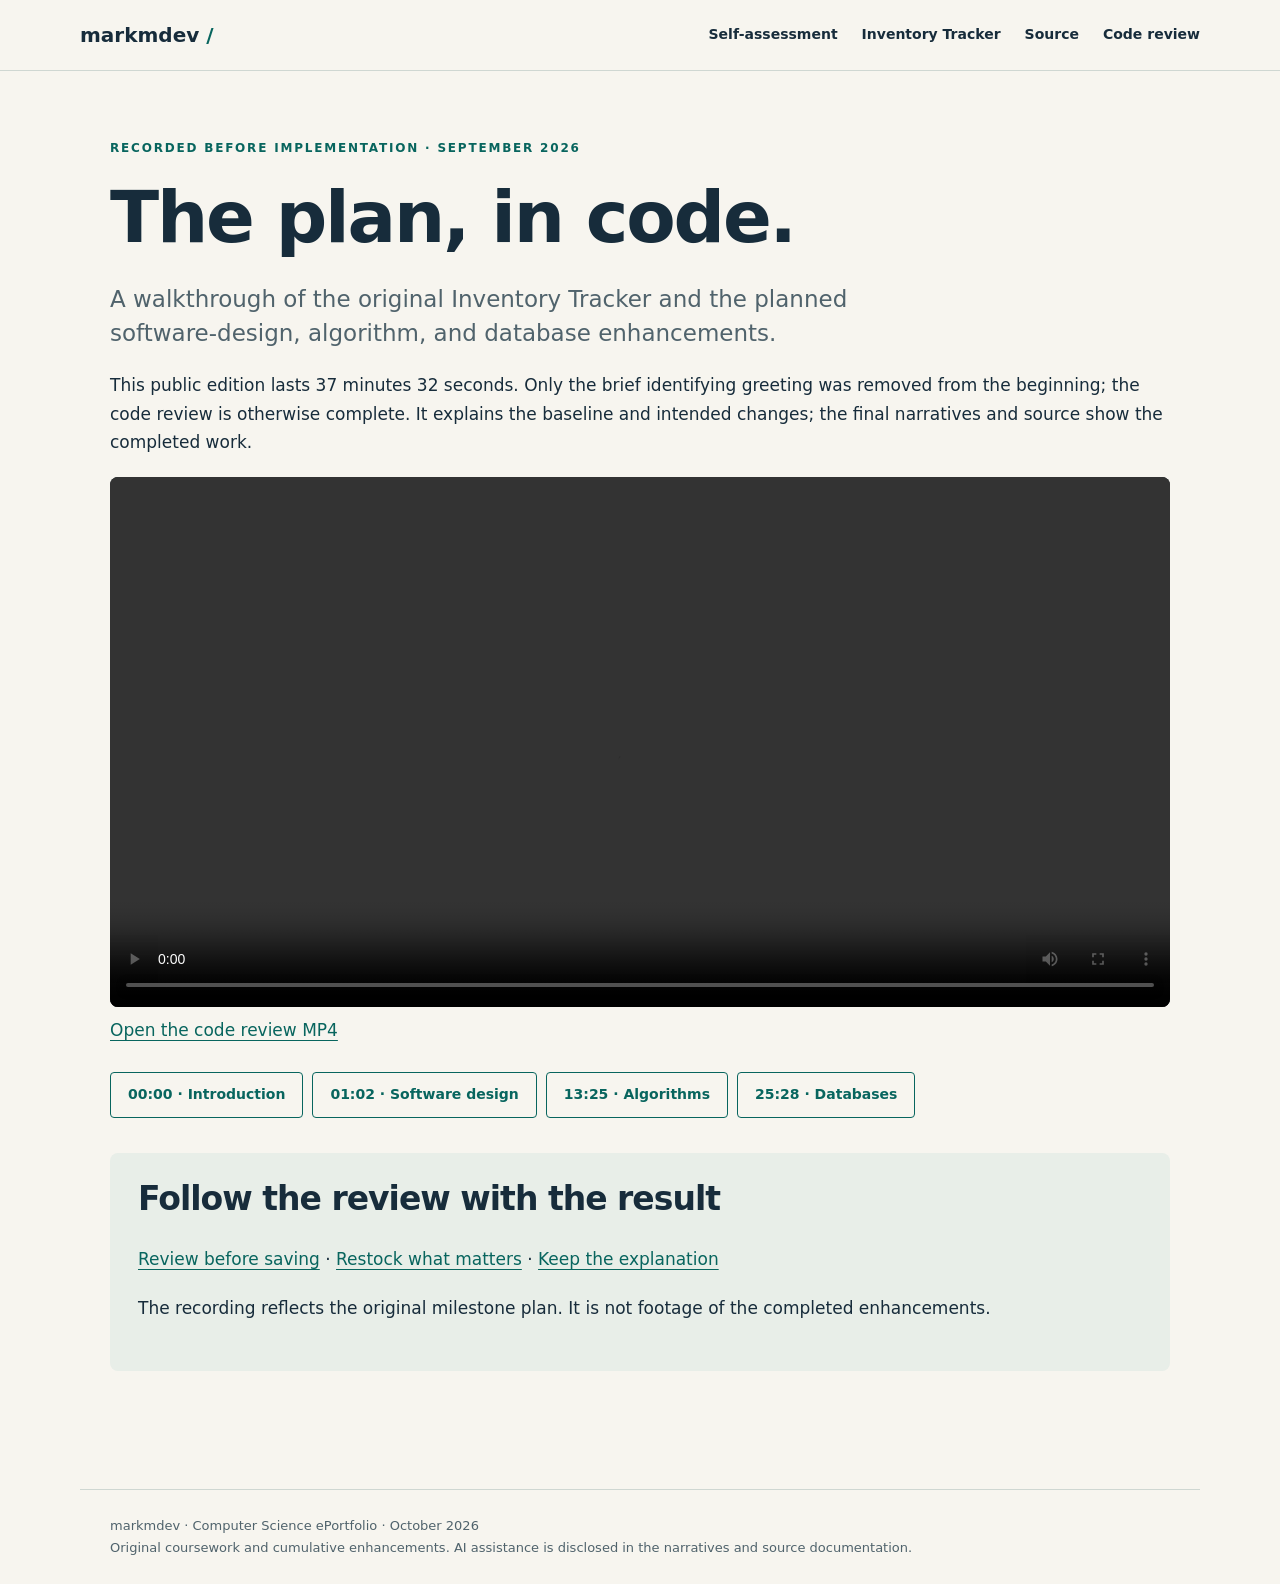
<file: review.html>
<!doctype html><html lang="en"><head><meta charset="utf-8"><meta name="viewport" content="width=device-width, initial-scale=1"><meta name="description" content="markmdev — software engineering portfolio. Android design, algorithms, and databases with inspectable evidence."><title>Code review · markmdev</title><link rel="stylesheet" href="style.css"></head><body><a class="skip" href="#main">Skip to content</a><header><div class="nav"><a class="brand" href="index.html">markmdev<span aria-hidden="true" style="color:#08655e"> /</span></a><nav aria-label="Main"><a href="index.html#assessment">Self-assessment</a><a href="project.html">Inventory Tracker</a><a href="source.html">Source</a><a href="review.html">Code review</a></nav></div></header><main id="main"><p class="eyebrow">Recorded before implementation · September 2026</p><h1>The plan, in code.</h1><p class="lead">A walkthrough of the original Inventory Tracker and the planned software-design, algorithm, and database enhancements.</p><p>This public edition lasts 37 minutes 32 seconds. Only the brief identifying greeting was removed from the beginning; the code review is otherwise complete. It explains the baseline and intended changes; the final narratives and source show the completed work.</p><video controls preload="metadata"><source src="media/code-review.mp4" type="video/mp4">Your browser does not support embedded video. <a href="media/code-review.mp4">Open the code review MP4</a>.</video><p><a href="media/code-review.mp4">Open the code review MP4</a></p><nav aria-label="Video chapters"><p><a class="button" href="media/code-review.mp4#t=0">00:00 · Introduction</a><a class="button" href="media/code-review.mp4#t=62">01:02 · Software design</a><a class="button" href="media/code-review.mp4#t=805.5">13:25 · Algorithms</a><a class="button" href="media/code-review.mp4#t=1528">25:28 · Databases</a></p></nav><div class="panel"><h2>Follow the review with the result</h2><p><a href="software-design.html">Review before saving</a> · <a href="algorithms.html">Restock what matters</a> · <a href="databases.html">Keep the explanation</a></p><p>The recording reflects the original milestone plan. It is not footage of the completed enhancements.</p></div></main><footer>markmdev · Computer Science ePortfolio · October 2026<br>Original coursework and cumulative enhancements. AI assistance is disclosed in the narratives and source documentation.</footer></body></html>
</file>
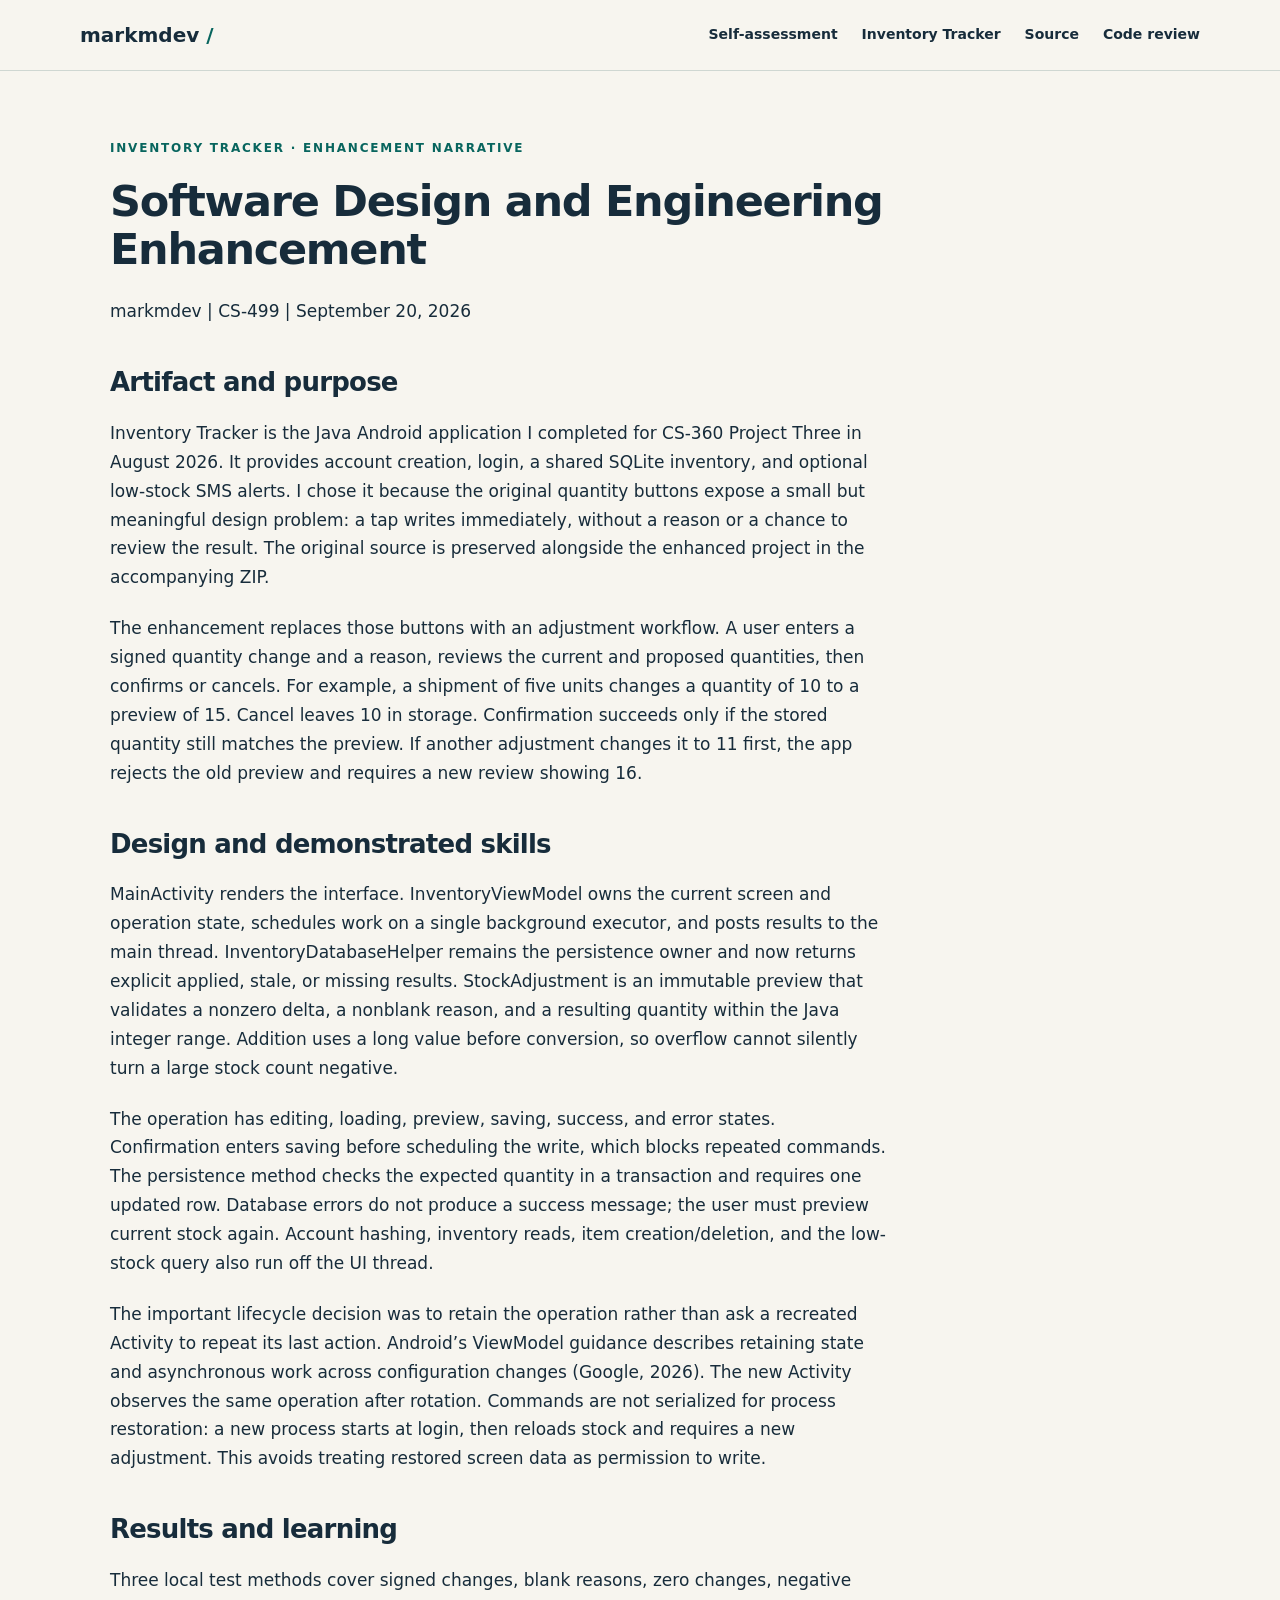
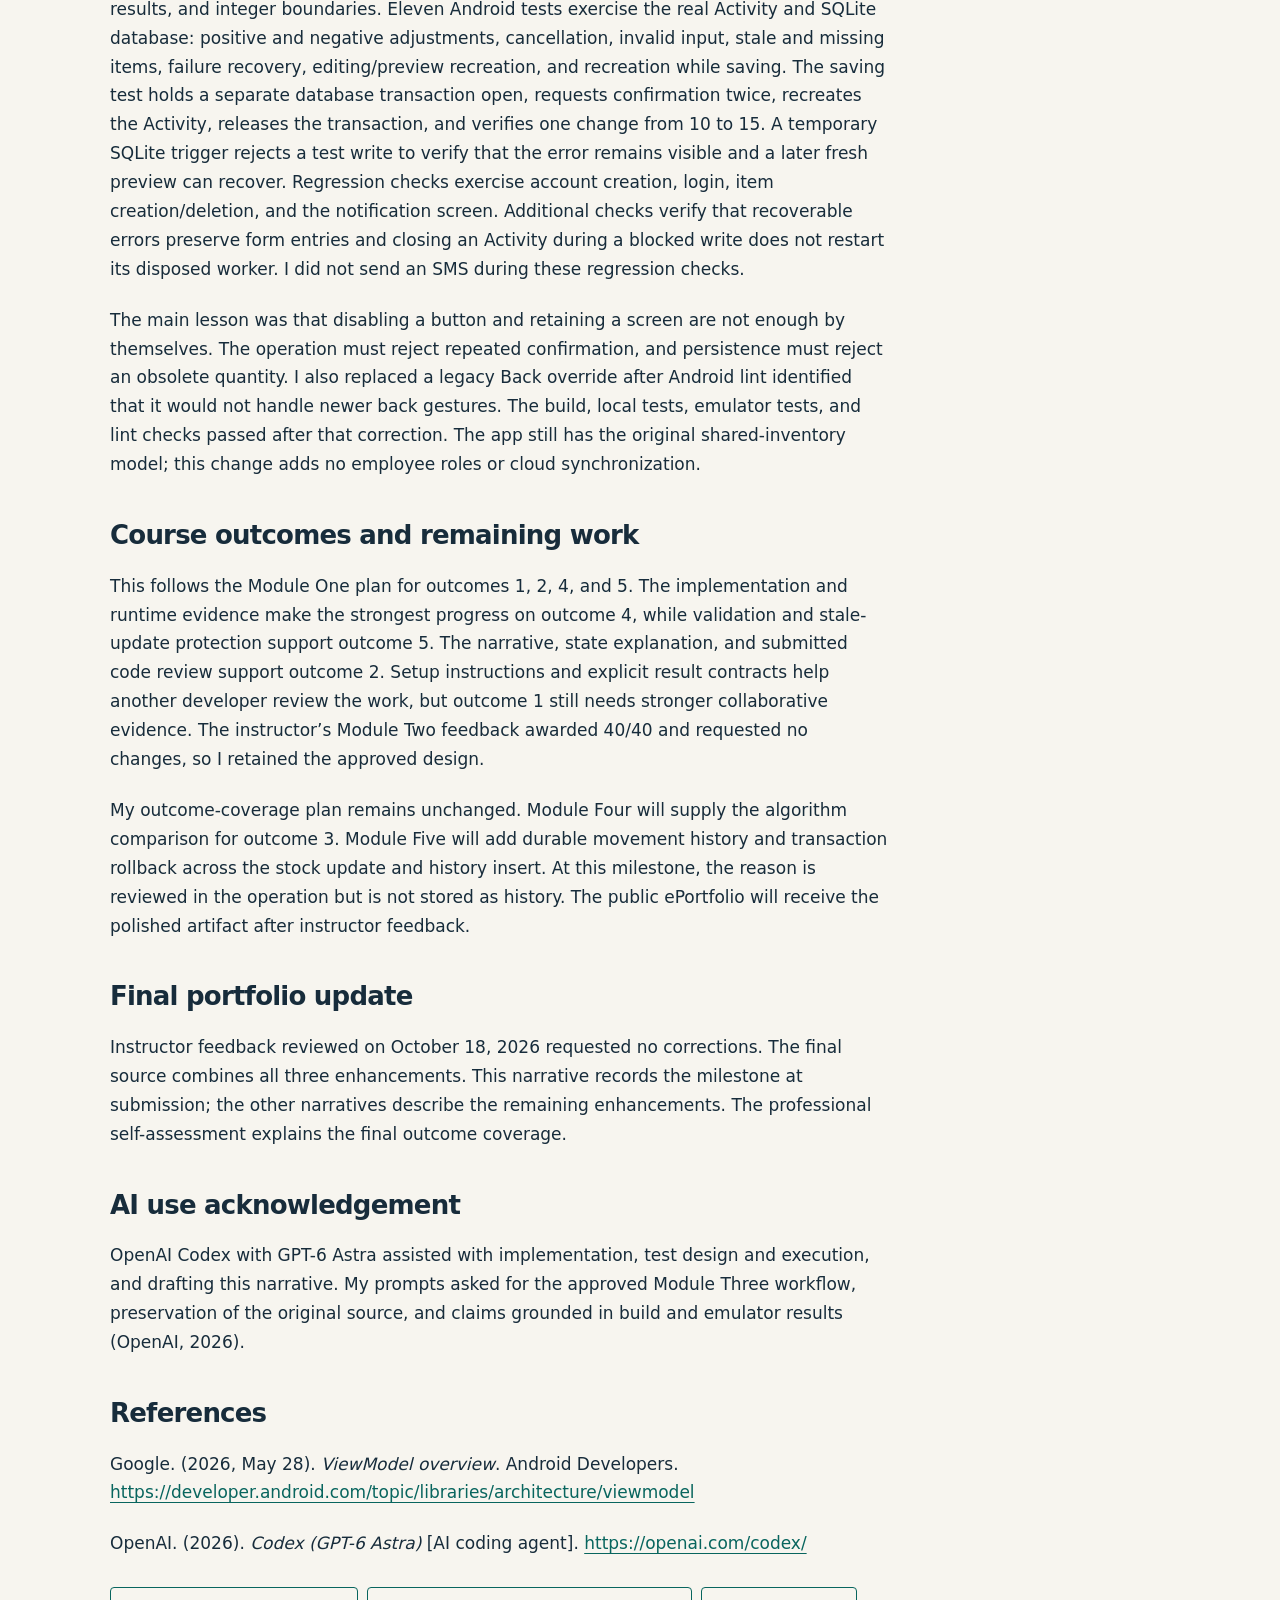
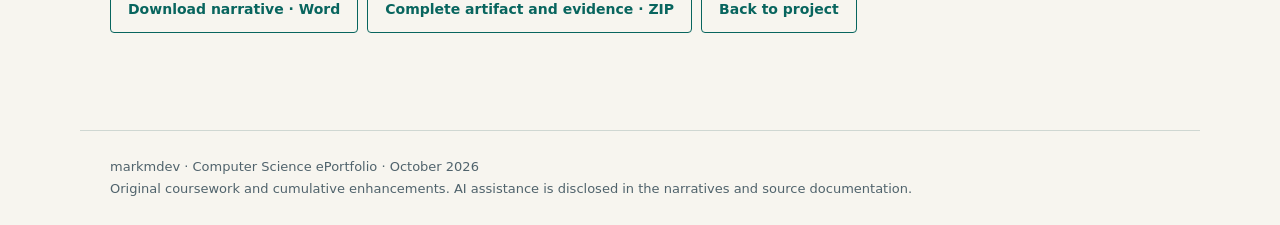
<file: software-design.html>
<!doctype html><html lang="en"><head><meta charset="utf-8"><meta name="viewport" content="width=device-width, initial-scale=1"><meta name="description" content="markmdev — software engineering portfolio. Android design, algorithms, and databases with inspectable evidence."><title>Software Design and Engineering Enhancement · markmdev</title><link rel="stylesheet" href="style.css"></head><body><a class="skip" href="#main">Skip to content</a><header><div class="nav"><a class="brand" href="index.html">markmdev<span aria-hidden="true" style="color:#08655e"> /</span></a><nav aria-label="Main"><a href="index.html#assessment">Self-assessment</a><a href="project.html">Inventory Tracker</a><a href="source.html">Source</a><a href="review.html">Code review</a></nav></div></header><main id="main"><p class="eyebrow">Inventory Tracker · Enhancement narrative</p><article class="reading"><h1>Software Design and Engineering Enhancement</h1>
<p>markmdev | CS-499 | September 20, 2026</p>
<h2>Artifact and purpose</h2>
<p>Inventory Tracker is the Java Android application I completed for CS-360 Project Three in August 2026. It provides account creation, login, a shared SQLite inventory, and optional low-stock SMS alerts. I chose it because the original quantity buttons expose a small but meaningful design problem: a tap writes immediately, without a reason or a chance to review the result. The original source is preserved alongside the enhanced project in the accompanying ZIP.</p>
<p>The enhancement replaces those buttons with an adjustment workflow. A user enters a signed quantity change and a reason, reviews the current and proposed quantities, then confirms or cancels. For example, a shipment of five units changes a quantity of 10 to a preview of 15. Cancel leaves 10 in storage. Confirmation succeeds only if the stored quantity still matches the preview. If another adjustment changes it to 11 first, the app rejects the old preview and requires a new review showing 16.</p>
<h2>Design and demonstrated skills</h2>
<p>MainActivity renders the interface. InventoryViewModel owns the current screen and operation state, schedules work on a single background executor, and posts results to the main thread. InventoryDatabaseHelper remains the persistence owner and now returns explicit applied, stale, or missing results. StockAdjustment is an immutable preview that validates a nonzero delta, a nonblank reason, and a resulting quantity within the Java integer range. Addition uses a long value before conversion, so overflow cannot silently turn a large stock count negative.</p>
<p>The operation has editing, loading, preview, saving, success, and error states. Confirmation enters saving before scheduling the write, which blocks repeated commands. The persistence method checks the expected quantity in a transaction and requires one updated row. Database errors do not produce a success message; the user must preview current stock again. Account hashing, inventory reads, item creation/deletion, and the low-stock query also run off the UI thread.</p>
<p>The important lifecycle decision was to retain the operation rather than ask a recreated Activity to repeat its last action. Android’s ViewModel guidance describes retaining state and asynchronous work across configuration changes (Google, 2026). The new Activity observes the same operation after rotation. Commands are not serialized for process restoration: a new process starts at login, then reloads stock and requires a new adjustment. This avoids treating restored screen data as permission to write.</p>
<h2>Results and learning</h2>
<p>Three local test methods cover signed changes, blank reasons, zero changes, negative results, and integer boundaries. Eleven Android tests exercise the real Activity and SQLite database: positive and negative adjustments, cancellation, invalid input, stale and missing items, failure recovery, editing/preview recreation, and recreation while saving. The saving test holds a separate database transaction open, requests confirmation twice, recreates the Activity, releases the transaction, and verifies one change from 10 to 15. A temporary SQLite trigger rejects a test write to verify that the error remains visible and a later fresh preview can recover. Regression checks exercise account creation, login, item creation/deletion, and the notification screen. Additional checks verify that recoverable errors preserve form entries and closing an Activity during a blocked write does not restart its disposed worker. I did not send an SMS during these regression checks.</p>
<p>The main lesson was that disabling a button and retaining a screen are not enough by themselves. The operation must reject repeated confirmation, and persistence must reject an obsolete quantity. I also replaced a legacy Back override after Android lint identified that it would not handle newer back gestures. The build, local tests, emulator tests, and lint checks passed after that correction. The app still has the original shared-inventory model; this change adds no employee roles or cloud synchronization.</p>
<h2>Course outcomes and remaining work</h2>
<p>This follows the Module One plan for outcomes 1, 2, 4, and 5. The implementation and runtime evidence make the strongest progress on outcome 4, while validation and stale-update protection support outcome 5. The narrative, state explanation, and submitted code review support outcome 2. Setup instructions and explicit result contracts help another developer review the work, but outcome 1 still needs stronger collaborative evidence. The instructor’s Module Two feedback awarded 40/40 and requested no changes, so I retained the approved design.</p>
<p>My outcome-coverage plan remains unchanged. Module Four will supply the algorithm comparison for outcome 3. Module Five will add durable movement history and transaction rollback across the stock update and history insert. At this milestone, the reason is reviewed in the operation but is not stored as history. The public ePortfolio will receive the polished artifact after instructor feedback.</p>
<h2>Final portfolio update</h2>
<p>Instructor feedback reviewed on October 18, 2026 requested no corrections. The final source combines all three enhancements. This narrative records the milestone at submission; the other narratives describe the remaining enhancements. The professional self-assessment explains the final outcome coverage.</p>
<h2>AI use acknowledgement</h2>
<p>OpenAI Codex with GPT-6 Astra assisted with implementation, test design and execution, and drafting this narrative. My prompts asked for the approved Module Three workflow, preservation of the original source, and claims grounded in build and emulator results (OpenAI, 2026).</p>
<h2>References</h2>
<p>Google. (2026, May 28). <em>ViewModel overview</em>. Android Developers. <a href="https://developer.android.com/topic/libraries/architecture/viewmodel">https://developer.android.com/topic/libraries/architecture/viewmodel</a></p>
<p>OpenAI. (2026). <em>Codex (GPT-6 Astra)</em> [AI coding agent]. <a href="https://openai.com/codex/">https://openai.com/codex/</a></p><a class="button" href="downloads/software-design.docx">Download narrative · Word</a><a class="button" href="downloads/complete-artifact-and-evidence.zip">Complete artifact and evidence · ZIP</a><a class="button" href="project.html">Back to project</a></article></main><footer>markmdev · Computer Science ePortfolio · October 2026<br>Original coursework and cumulative enhancements. AI assistance is disclosed in the narratives and source documentation.</footer></body></html>
</file>
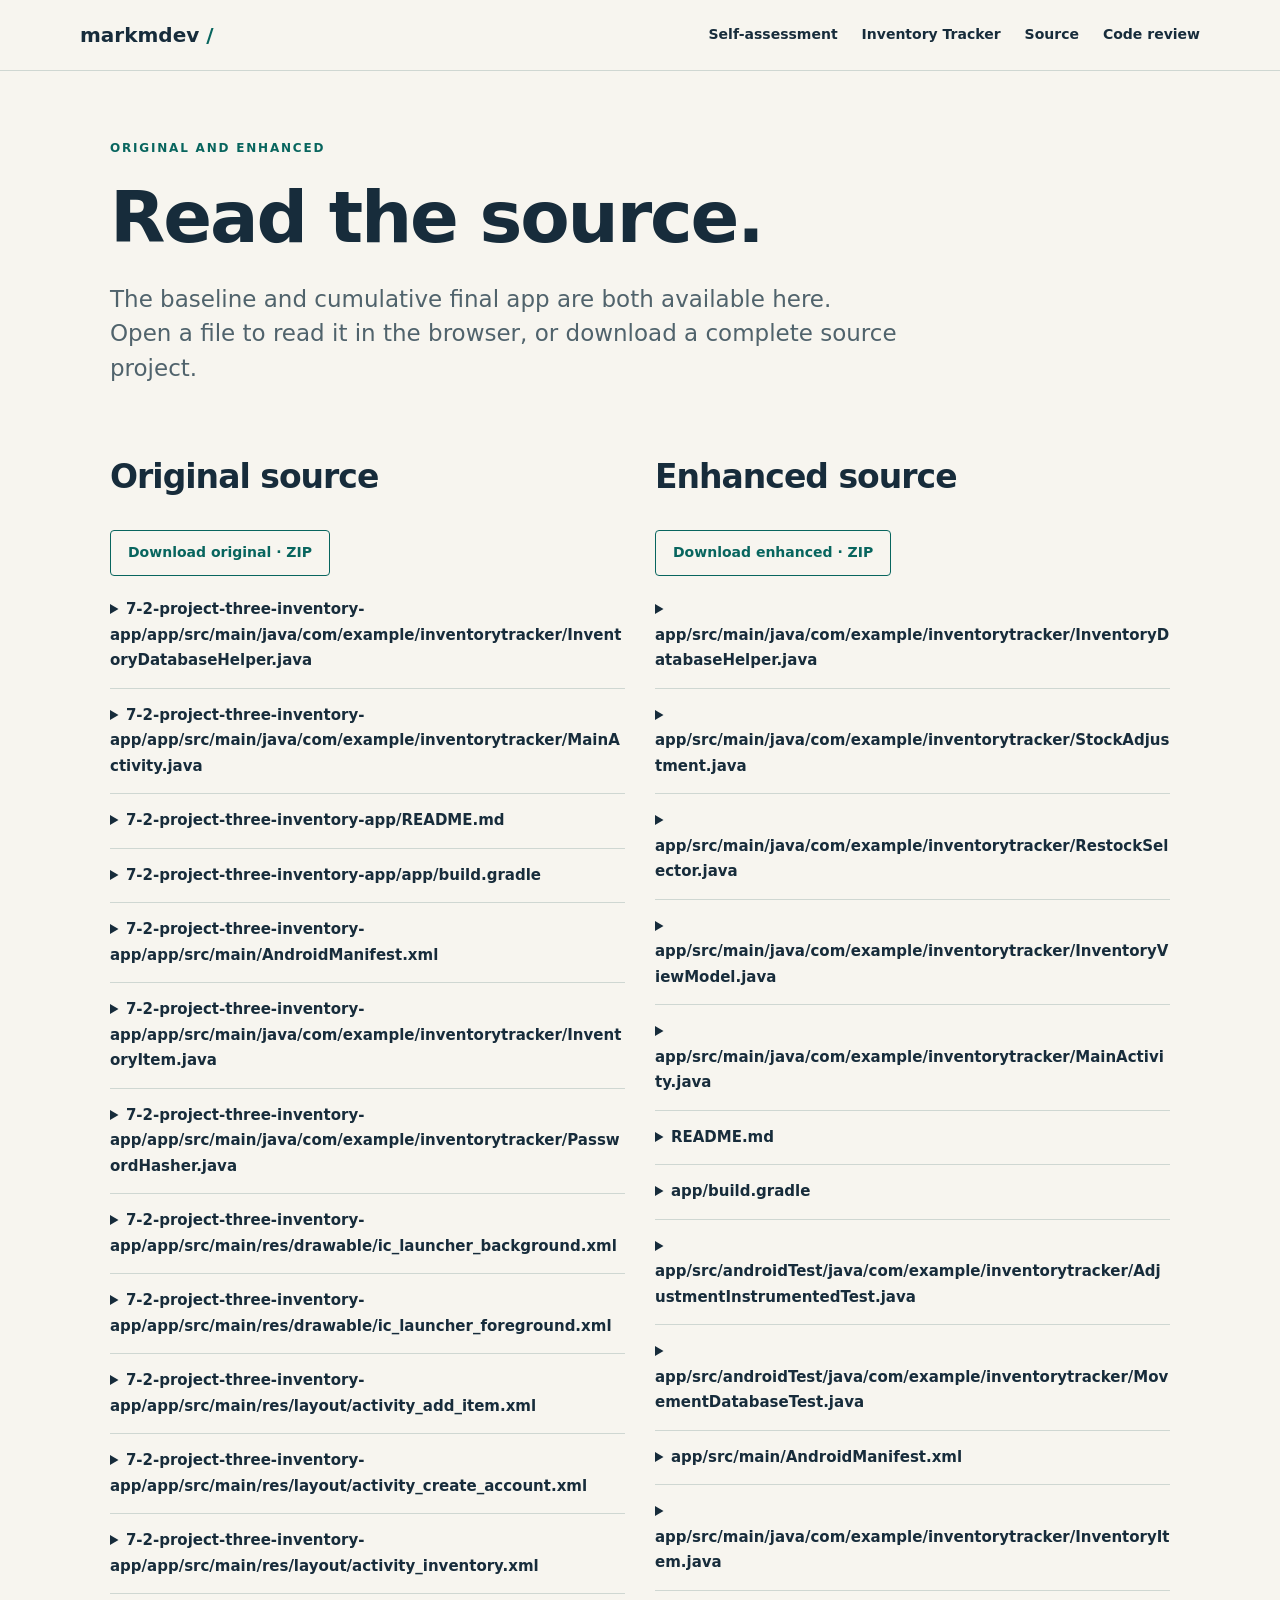
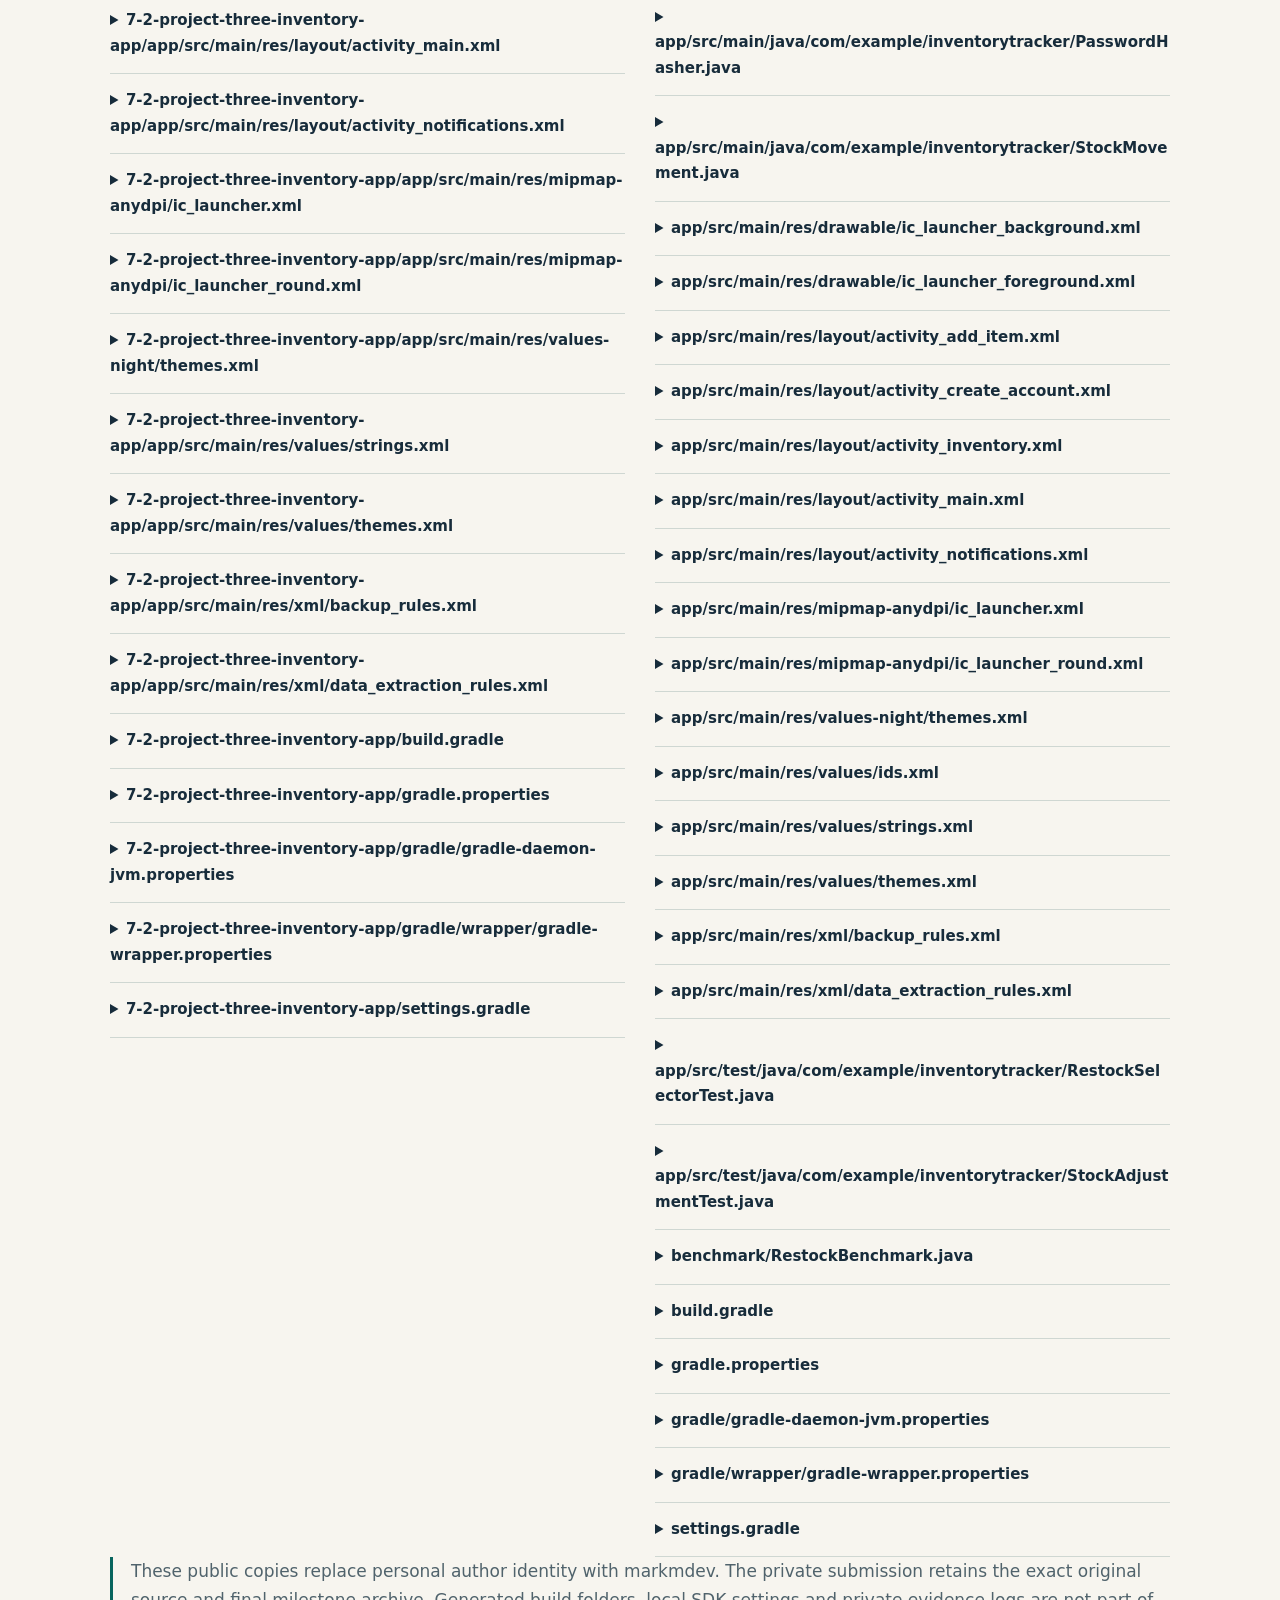
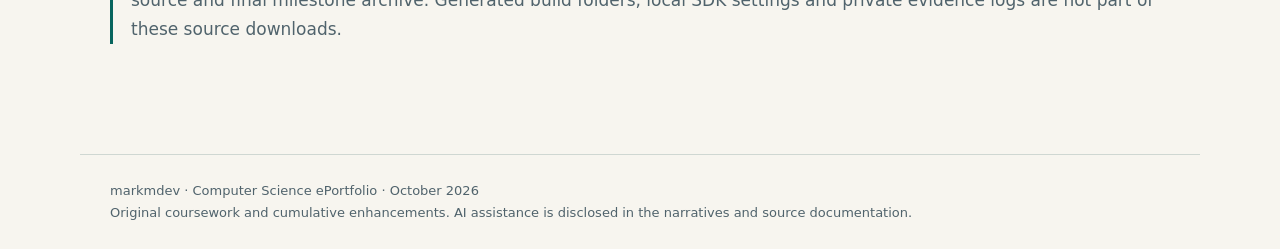
<file: source.html>
<!doctype html><html lang="en"><head><meta charset="utf-8"><meta name="viewport" content="width=device-width, initial-scale=1"><meta name="description" content="markmdev — software engineering portfolio. Android design, algorithms, and databases with inspectable evidence."><title>Source comparison · markmdev</title><link rel="stylesheet" href="style.css"></head><body><a class="skip" href="#main">Skip to content</a><header><div class="nav"><a class="brand" href="index.html">markmdev<span aria-hidden="true" style="color:#08655e"> /</span></a><nav aria-label="Main"><a href="index.html#assessment">Self-assessment</a><a href="project.html">Inventory Tracker</a><a href="source.html">Source</a><a href="review.html">Code review</a></nav></div></header><main id="main"><p class="eyebrow">Original and enhanced</p><h1>Read the source.</h1><p class="lead">The baseline and cumulative final app are both available here. Open a file to read it in the browser, or download a complete source project.</p><div class="pair"><section class="source"><h2>Original source</h2><a class="button" href="downloads/original-inventory-tracker.zip">Download original · ZIP</a><details><summary>7-2-project-three-inventory-app/app/src/main/java/com/example/inventorytracker/InventoryDatabaseHelper.java</summary><pre><code>package com.example.inventorytracker;

import android.content.ContentValues;
import android.content.Context;
import android.database.Cursor;
import android.database.sqlite.SQLiteConstraintException;
import android.database.sqlite.SQLiteDatabase;
import android.database.sqlite.SQLiteOpenHelper;

import java.nio.charset.StandardCharsets;
import java.security.MessageDigest;
import java.util.ArrayList;
import java.util.List;

/** Owns the persistent account and inventory tables. */
public final class InventoryDatabaseHelper extends SQLiteOpenHelper {

    private static final String DATABASE_NAME = &quot;inventory_tracker.db&quot;;
    private static final int DATABASE_VERSION = 1;

    private static final String TABLE_USERS = &quot;users&quot;;
    private static final String TABLE_INVENTORY = &quot;inventory&quot;;

    public InventoryDatabaseHelper(Context context) {
        super(context, DATABASE_NAME, null, DATABASE_VERSION);
    }

    @Override
    public void onCreate(SQLiteDatabase database) {
        database.execSQL(
                &quot;CREATE TABLE &quot; + TABLE_USERS + &quot; (&quot; +
                        &quot;id INTEGER PRIMARY KEY AUTOINCREMENT, &quot; +
                        &quot;username TEXT NOT NULL UNIQUE COLLATE NOCASE, &quot; +
                        &quot;password_hash TEXT NOT NULL, &quot; +
                        &quot;password_salt TEXT NOT NULL)&quot;
        );
        database.execSQL(
                &quot;CREATE TABLE &quot; + TABLE_INVENTORY + &quot; (&quot; +
                        &quot;id INTEGER PRIMARY KEY AUTOINCREMENT, &quot; +
                        &quot;name TEXT NOT NULL, &quot; +
                        &quot;sku TEXT NOT NULL UNIQUE COLLATE NOCASE, &quot; +
                        &quot;quantity INTEGER NOT NULL CHECK(quantity &gt;= 0), &quot; +
                        &quot;low_stock_threshold INTEGER NOT NULL CHECK(low_stock_threshold &gt;= 0))&quot;
        );
    }

    @Override
    public void onUpgrade(SQLiteDatabase database, int oldVersion, int newVersion) {
        // Version 1 is the initial schema; future migrations belong here.
    }

    public boolean createUser(String username, String password) {
        String salt = PasswordHasher.newSalt();
        ContentValues values = new ContentValues();
        values.put(&quot;username&quot;, username);
        values.put(&quot;password_hash&quot;, PasswordHasher.hash(password, salt));
        values.put(&quot;password_salt&quot;, salt);
        try {
            return getWritableDatabase().insertOrThrow(TABLE_USERS, null, values) != -1;
        } catch (SQLiteConstraintException exception) {
            return false;
        }
    }

    public boolean authenticate(String username, String password) {
        try (Cursor cursor = getReadableDatabase().query(
                TABLE_USERS,
                new String[]{&quot;password_hash&quot;, &quot;password_salt&quot;},
                &quot;username = ?&quot;,
                new String[]{username},
                null,
                null,
                null,
                &quot;1&quot;
        )) {
            if (!cursor.moveToFirst()) {
                return false;
            }
            String expectedHash = cursor.getString(cursor.getColumnIndexOrThrow(&quot;password_hash&quot;));
            String salt = cursor.getString(cursor.getColumnIndexOrThrow(&quot;password_salt&quot;));
            String actualHash = PasswordHasher.hash(password, salt);
            return MessageDigest.isEqual(
                    expectedHash.getBytes(StandardCharsets.UTF_8),
                    actualHash.getBytes(StandardCharsets.UTF_8)
            );
        }
    }

    public boolean addItem(String name, String sku, int quantity, int threshold) {
        ContentValues values = new ContentValues();
        values.put(&quot;name&quot;, name);
        values.put(&quot;sku&quot;, sku);
        values.put(&quot;quantity&quot;, quantity);
        values.put(&quot;low_stock_threshold&quot;, threshold);
        try {
            return getWritableDatabase().insertOrThrow(TABLE_INVENTORY, null, values) != -1;
        } catch (SQLiteConstraintException exception) {
            return false;
        }
    }

    public void updateItemQuantity(long itemId, int quantity) {
        ContentValues values = new ContentValues();
        values.put(&quot;quantity&quot;, quantity);
        getWritableDatabase().update(
                TABLE_INVENTORY,
                values,
                &quot;id = ?&quot;,
                new String[]{String.valueOf(itemId)}
        );
    }

    public void deleteItem(long itemId) {
        getWritableDatabase().delete(
                TABLE_INVENTORY,
                &quot;id = ?&quot;,
                new String[]{String.valueOf(itemId)}
        );
    }

    public List&lt;InventoryItem&gt; getAllItems() {
        return queryItems(null, null, &quot;name COLLATE NOCASE ASC&quot;);
    }

    public List&lt;InventoryItem&gt; getLowStockItems() {
        return queryItems(&quot;quantity &lt;= low_stock_threshold&quot;, null, &quot;quantity ASC&quot;);
    }

    private List&lt;InventoryItem&gt; queryItems(
            String selection,
            String[] selectionArguments,
            String orderBy
    ) {
        List&lt;InventoryItem&gt; items = new ArrayList&lt;&gt;();
        try (Cursor cursor = getReadableDatabase().query(
                TABLE_INVENTORY,
                new String[]{&quot;id&quot;, &quot;name&quot;, &quot;sku&quot;, &quot;quantity&quot;, &quot;low_stock_threshold&quot;},
                selection,
                selectionArguments,
                null,
                null,
                orderBy
        )) {
            while (cursor.moveToNext()) {
                items.add(new InventoryItem(
                        cursor.getLong(cursor.getColumnIndexOrThrow(&quot;id&quot;)),
                        cursor.getString(cursor.getColumnIndexOrThrow(&quot;name&quot;)),
                        cursor.getString(cursor.getColumnIndexOrThrow(&quot;sku&quot;)),
                        cursor.getInt(cursor.getColumnIndexOrThrow(&quot;quantity&quot;)),
                        cursor.getInt(cursor.getColumnIndexOrThrow(&quot;low_stock_threshold&quot;))
                ));
            }
        }
        return items;
    }
}
</code></pre></details><details><summary>7-2-project-three-inventory-app/app/src/main/java/com/example/inventorytracker/MainActivity.java</summary><pre><code>package com.example.inventorytracker;

import android.Manifest;
import android.content.pm.PackageManager;
import android.graphics.Color;
import android.os.Bundle;
import android.telephony.SmsManager;
import android.view.Gravity;
import android.view.View;
import android.widget.Button;
import android.widget.EditText;
import android.widget.LinearLayout;
import android.widget.TableLayout;
import android.widget.TableRow;
import android.widget.TextView;
import android.widget.Toast;

import androidx.annotation.NonNull;
import androidx.appcompat.app.AppCompatActivity;
import androidx.core.app.ActivityCompat;
import androidx.core.content.ContextCompat;

import java.util.List;

/** Coordinates the login, inventory, item-entry, and notification screens. */
public class MainActivity extends AppCompatActivity {

    private static final int SMS_PERMISSION_REQUEST = 1001;

    private InventoryDatabaseHelper database;
    private String pendingSmsNumber;

    @Override
    protected void onCreate(Bundle savedInstanceState) {
        super.onCreate(savedInstanceState);
        database = new InventoryDatabaseHelper(this);
        showLogin(null);
    }

    @Override
    protected void onDestroy() {
        database.close();
        super.onDestroy();
    }

    public void showLogin(View view) {
        setContentView(R.layout.activity_main);
        findViewById(R.id.signInButton).setOnClickListener(ignored -&gt; signIn());
    }

    public void showCreateAccount(View view) {
        setContentView(R.layout.activity_create_account);
        findViewById(R.id.createAccountButton).setOnClickListener(ignored -&gt; createAccount());
    }

    public void showInventory(View view) {
        setContentView(R.layout.activity_inventory);
        renderInventory();
    }

    public void showAddItem(View view) {
        setContentView(R.layout.activity_add_item);
        findViewById(R.id.saveItemButton).setOnClickListener(ignored -&gt; saveItem());
    }

    public void showNotifications(View view) {
        setContentView(R.layout.activity_notifications);
        updateSmsPermissionStatus();
    }

    private void signIn() {
        String username = textOf(R.id.usernameInput);
        String password = textOf(R.id.passwordInput);

        if (username.isEmpty() || password.isEmpty()) {
            toast(R.string.enter_credentials);
            return;
        }
        if (!database.authenticate(username, password)) {
            toast(R.string.invalid_credentials);
            return;
        }
        showInventory(null);
    }

    private void createAccount() {
        String username = textOf(R.id.createUsernameInput);
        String password = textOf(R.id.createPasswordInput);
        String confirmation = textOf(R.id.confirmPasswordInput);

        if (username.isEmpty() || password.isEmpty()) {
            toast(R.string.enter_credentials);
            return;
        }
        if (!password.equals(confirmation)) {
            toast(R.string.passwords_do_not_match);
            return;
        }
        if (!database.createUser(username, password)) {
            toast(R.string.username_exists);
            return;
        }

        toast(R.string.account_created);
        showInventory(null);
    }

    private void saveItem() {
        String name = textOf(R.id.itemNameInput);
        String sku = textOf(R.id.skuInput);
        Integer quantity = integerOf(R.id.quantityInput);
        Integer threshold = integerOf(R.id.thresholdInput);

        if (name.isEmpty() || sku.isEmpty() || quantity == null || threshold == null) {
            toast(R.string.complete_item_fields);
            return;
        }
        if (!database.addItem(name, sku, quantity, threshold)) {
            toast(R.string.sku_exists);
            return;
        }

        toast(R.string.item_saved);
        showInventory(null);
    }

    private void renderInventory() {
        List&lt;InventoryItem&gt; items = database.getAllItems();
        TextView subtitle = findViewById(R.id.inventorySubtitle);
        subtitle.setText(getResources().getQuantityString(
                R.plurals.inventory_count,
                items.size(),
                items.size(),
                countLowStock(items)
        ));

        TableLayout table = findViewById(R.id.inventoryTable);
        TextView emptyState = findViewById(R.id.emptyInventoryMessage);
        emptyState.setVisibility(items.isEmpty() ? View.VISIBLE : View.GONE);

        for (InventoryItem item : items) {
            table.addView(createInventoryRow(item));
        }
    }

    private TableRow createInventoryRow(InventoryItem item) {
        TableRow row = new TableRow(this);
        row.setGravity(Gravity.CENTER_VERTICAL);
        row.setPadding(0, dp(8), 0, dp(8));

        LinearLayout nameCell = new LinearLayout(this);
        nameCell.setOrientation(LinearLayout.VERTICAL);
        TextView name = bodyText(item.getName());
        name.setTextColor(Color.rgb(23, 32, 51));
        TextView sku = bodyText(item.getSku());
        sku.setTextSize(12);
        sku.setTextColor(Color.rgb(95, 104, 120));
        nameCell.addView(name);
        nameCell.addView(sku);
        row.addView(nameCell, new TableRow.LayoutParams(dp(108), TableRow.LayoutParams.WRAP_CONTENT));

        LinearLayout quantityCell = new LinearLayout(this);
        quantityCell.setGravity(Gravity.CENTER);
        Button decrement = compactButton(&quot;−&quot;, 28);
        TextView quantity = bodyText(String.valueOf(item.getQuantity()));
        quantity.setGravity(Gravity.CENTER);
        quantity.setMinWidth(dp(32));
        quantity.setPadding(0, 0, 0, 0);
        Button increment = compactButton(&quot;+&quot;, 28);
        decrement.setOnClickListener(ignored -&gt; updateQuantity(item, Math.max(0, item.getQuantity() - 1)));
        increment.setOnClickListener(ignored -&gt; updateQuantity(item, item.getQuantity() + 1));
        quantityCell.addView(decrement);
        quantityCell.addView(quantity);
        quantityCell.addView(increment);
        row.addView(quantityCell, new TableRow.LayoutParams(dp(96), TableRow.LayoutParams.WRAP_CONTENT));

        TextView status = bodyText(item.isLowStock()
                ? getString(R.string.status_low)
                : getString(R.string.status_ok));
        status.setGravity(Gravity.CENTER);
        status.setTextColor(item.isLowStock()
                ? Color.rgb(163, 74, 0)
                : Color.rgb(25, 113, 60));
        row.addView(status, new TableRow.LayoutParams(dp(48), TableRow.LayoutParams.WRAP_CONTENT));

        Button delete = compactButton(getString(R.string.delete), 60);
        delete.setOnClickListener(ignored -&gt; {
            database.deleteItem(item.getId());
            showInventory(null);
        });
        row.addView(delete, new TableRow.LayoutParams(dp(60), TableRow.LayoutParams.WRAP_CONTENT));
        return row;
    }

    private void updateQuantity(InventoryItem item, int quantity) {
        database.updateItemQuantity(item.getId(), quantity);
        showInventory(null);
    }

    public void requestSmsPermission(View view) {
        String phoneNumber = textOf(R.id.phoneNumberInput);
        if (phoneNumber.isEmpty()) {
            toast(R.string.enter_phone_number);
            return;
        }
        pendingSmsNumber = phoneNumber;

        if (ContextCompat.checkSelfPermission(this, Manifest.permission.SEND_SMS)
                == PackageManager.PERMISSION_GRANTED) {
            sendLowStockAlert();
            return;
        }

        ActivityCompat.requestPermissions(
                this,
                new String[]{Manifest.permission.SEND_SMS},
                SMS_PERMISSION_REQUEST
        );
    }

    @Override
    public void onRequestPermissionsResult(
            int requestCode,
            @NonNull String[] permissions,
            @NonNull int[] grantResults
    ) {
        super.onRequestPermissionsResult(requestCode, permissions, grantResults);
        if (requestCode != SMS_PERMISSION_REQUEST) {
            return;
        }

        updateSmsPermissionStatus();
        if (grantResults.length &gt; 0 &amp;&amp; grantResults[0] == PackageManager.PERMISSION_GRANTED) {
            sendLowStockAlert();
        } else {
            toast(R.string.sms_denied_inventory_works);
        }
    }

    @SuppressWarnings(&quot;deprecation&quot;)
    private void sendLowStockAlert() {
        List&lt;InventoryItem&gt; lowStockItems = database.getLowStockItems();
        if (lowStockItems.isEmpty()) {
            toast(R.string.no_low_stock_items);
            return;
        }

        InventoryItem item = lowStockItems.get(0);
        String message = getString(
                R.string.low_stock_message,
                item.getName(),
                item.getQuantity(),
                item.getLowStockThreshold()
        );
        try {
            SmsManager.getDefault().sendTextMessage(pendingSmsNumber, null, message, null, null);
            toast(R.string.sms_sent);
        } catch (RuntimeException exception) {
            toast(R.string.sms_unavailable);
        }
    }

    private void updateSmsPermissionStatus() {
        TextView status = findViewById(R.id.smsPermissionStatus);
        if (status == null) {
            return;
        }
        boolean granted = ContextCompat.checkSelfPermission(this, Manifest.permission.SEND_SMS)
                == PackageManager.PERMISSION_GRANTED;
        status.setText(granted ? R.string.sms_permission_granted : R.string.sms_permission_not_granted);
        status.setTextColor(granted ? Color.rgb(25, 113, 60) : Color.rgb(95, 104, 120));
    }

    private int countLowStock(List&lt;InventoryItem&gt; items) {
        int count = 0;
        for (InventoryItem item : items) {
            if (item.isLowStock()) {
                count++;
            }
        }
        return count;
    }

    private String textOf(int viewId) {
        EditText input = findViewById(viewId);
        return input.getText().toString().trim();
    }

    private Integer integerOf(int viewId) {
        try {
            int value = Integer.parseInt(textOf(viewId));
            return value &lt; 0 ? null : value;
        } catch (NumberFormatException exception) {
            return null;
        }
    }

    private TextView bodyText(String value) {
        TextView view = new TextView(this);
        view.setText(value);
        view.setTextSize(14);
        view.setPadding(dp(4), dp(4), dp(4), dp(4));
        return view;
    }

    private Button compactButton(String label, int widthDp) {
        Button button = new Button(this);
        button.setText(label);
        button.setTextSize(11);
        button.setAllCaps(false);
        button.setWidth(dp(widthDp));
        button.setMinWidth(0);
        button.setMinimumWidth(0);
        button.setMinHeight(dp(40));
        button.setPadding(0, 0, 0, 0);
        return button;
    }

    private int dp(int value) {
        return Math.round(value * getResources().getDisplayMetrics().density);
    }

    private void toast(int messageId) {
        Toast.makeText(this, messageId, Toast.LENGTH_SHORT).show();
    }
}
</code></pre></details><details><summary>7-2-project-three-inventory-app/README.md</summary><pre><code># CS-360 Project Three: Inventory Tracker

This Android Studio project is the finished version of my inventory app. It uses Java, XML layouts, and a local SQLite database. The minimum supported Android version is API 33.

## Functional flow

- A new user can create an account, and returning users can sign in with the saved credentials. Passwords are salted and hashed before they are stored.
- The inventory screen reads saved items from SQLite and presents them in a grid. A user can add an item, increase or decrease its quantity, or delete it. The data remains available after the app closes and reopens.
- Each item has a low-stock threshold. The inventory summary and status column show which items need attention.
- The notifications screen requests SMS permission only when the user tries to send an alert. If permission is denied, the inventory functions continue to work. If permission is granted, the app can send a text alert for a low-stock item.
- The screens provide a complete path through sign-in, account creation, inventory, item entry, notifications, and sign-out (OpenAI, 2026).

## Build and run verification

The project was built with the included Gradle wrapper using `clean`, `lintDebug`, and `assembleDebug`. I installed the debug build on an API 36 Android emulator and checked account creation, sign-in, item creation, quantity changes, deletion, database persistence after relaunch, navigation, both SMS permission outcomes, and a successful low-stock alert (OpenAI, 2026).

## AI use acknowledgement

I used OpenAI Codex with GPT-5.6 to help implement, test, and revise the Android app. I reviewed the source code, build results, and emulator behavior before preparing the submission (OpenAI, 2026).

## Reference

OpenAI. (2026). *Codex (GPT-5.6)* [AI coding agent]. https://openai.com/codex/
</code></pre></details><details><summary>7-2-project-three-inventory-app/app/build.gradle</summary><pre><code>plugins {
    id &#x27;com.android.application&#x27;
}

android {
    namespace &#x27;com.example.inventorytracker&#x27;

    compileSdk {
        version = release(36) {
            minorApiLevel = 1
        }
    }

    defaultConfig {
        applicationId &#x27;com.example.inventorytracker&#x27;
        minSdk 33
        targetSdk 36
        versionCode 1
        versionName &#x27;1.0&#x27;

        testInstrumentationRunner &#x27;androidx.test.runner.AndroidJUnitRunner&#x27;
    }

    buildTypes {
        release {
            minifyEnabled false
        }
    }

    compileOptions {
        sourceCompatibility JavaVersion.VERSION_11
        targetCompatibility JavaVersion.VERSION_11
    }
}

dependencies {
    implementation &#x27;androidx.appcompat:appcompat:1.6.1&#x27;
    implementation &#x27;androidx.constraintlayout:constraintlayout:2.1.4&#x27;
    implementation &#x27;com.google.android.material:material:1.10.0&#x27;

    testImplementation &#x27;junit:junit:4.13.2&#x27;
    androidTestImplementation &#x27;androidx.test.ext:junit:1.1.5&#x27;
    androidTestImplementation &#x27;androidx.test.espresso:espresso-core:3.5.1&#x27;
}
</code></pre></details><details><summary>7-2-project-three-inventory-app/app/src/main/AndroidManifest.xml</summary><pre><code>&lt;?xml version=&quot;1.0&quot; encoding=&quot;utf-8&quot;?&gt;
&lt;manifest xmlns:android=&quot;http://schemas.android.com/apk/res/android&quot;
    xmlns:tools=&quot;http://schemas.android.com/tools&quot;&gt;

    &lt;uses-feature
        android:name=&quot;android.hardware.telephony&quot;
        android:required=&quot;false&quot; /&gt;
    &lt;uses-permission android:name=&quot;android.permission.SEND_SMS&quot; /&gt;

    &lt;application
        android:allowBackup=&quot;true&quot;
        android:dataExtractionRules=&quot;@xml/data_extraction_rules&quot;
        android:fullBackupContent=&quot;@xml/backup_rules&quot;
        android:icon=&quot;@mipmap/ic_launcher&quot;
        android:label=&quot;@string/app_name&quot;
        android:roundIcon=&quot;@mipmap/ic_launcher_round&quot;
        android:supportsRtl=&quot;true&quot;
        android:theme=&quot;@style/Theme.InventoryTracker&quot;&gt;
        &lt;activity
            android:name=&quot;.MainActivity&quot;
            android:exported=&quot;true&quot;
            android:windowSoftInputMode=&quot;adjustResize&quot;&gt;
            &lt;intent-filter&gt;
                &lt;action android:name=&quot;android.intent.action.MAIN&quot; /&gt;

                &lt;category android:name=&quot;android.intent.category.LAUNCHER&quot; /&gt;
            &lt;/intent-filter&gt;
        &lt;/activity&gt;
    &lt;/application&gt;

&lt;/manifest&gt;
</code></pre></details><details><summary>7-2-project-three-inventory-app/app/src/main/java/com/example/inventorytracker/InventoryItem.java</summary><pre><code>package com.example.inventorytracker;

/** Immutable inventory record returned by the SQLite data layer. */
public final class InventoryItem {

    private final long id;
    private final String name;
    private final String sku;
    private final int quantity;
    private final int lowStockThreshold;

    public InventoryItem(long id, String name, String sku, int quantity, int lowStockThreshold) {
        this.id = id;
        this.name = name;
        this.sku = sku;
        this.quantity = quantity;
        this.lowStockThreshold = lowStockThreshold;
    }

    public long getId() {
        return id;
    }

    public String getName() {
        return name;
    }

    public String getSku() {
        return sku;
    }

    public int getQuantity() {
        return quantity;
    }

    public int getLowStockThreshold() {
        return lowStockThreshold;
    }

    public boolean isLowStock() {
        return quantity &lt;= lowStockThreshold;
    }
}
</code></pre></details><details><summary>7-2-project-three-inventory-app/app/src/main/java/com/example/inventorytracker/PasswordHasher.java</summary><pre><code>package com.example.inventorytracker;

import android.util.Base64;

import java.security.NoSuchAlgorithmException;
import java.security.SecureRandom;
import java.security.spec.InvalidKeySpecException;

import javax.crypto.SecretKeyFactory;
import javax.crypto.spec.PBEKeySpec;

/** Hashes account passwords before they are stored in SQLite. */
final class PasswordHasher {

    private static final int ITERATIONS = 120_000;
    private static final int KEY_LENGTH = 256;
    private static final int SALT_BYTES = 16;

    private PasswordHasher() {
    }

    static String newSalt() {
        byte[] salt = new byte[SALT_BYTES];
        new SecureRandom().nextBytes(salt);
        return Base64.encodeToString(salt, Base64.NO_WRAP);
    }

    static String hash(String password, String encodedSalt) {
        byte[] salt = Base64.decode(encodedSalt, Base64.NO_WRAP);
        PBEKeySpec specification = new PBEKeySpec(
                password.toCharArray(),
                salt,
                ITERATIONS,
                KEY_LENGTH
        );
        try {
            SecretKeyFactory factory = SecretKeyFactory.getInstance(&quot;PBKDF2WithHmacSHA256&quot;);
            return Base64.encodeToString(factory.generateSecret(specification).getEncoded(), Base64.NO_WRAP);
        } catch (NoSuchAlgorithmException | InvalidKeySpecException exception) {
            throw new IllegalStateException(&quot;Unable to hash the password&quot;, exception);
        } finally {
            specification.clearPassword();
        }
    }
}
</code></pre></details><details><summary>7-2-project-three-inventory-app/app/src/main/res/drawable/ic_launcher_background.xml</summary><pre><code>&lt;?xml version=&quot;1.0&quot; encoding=&quot;utf-8&quot;?&gt;
&lt;vector xmlns:android=&quot;http://schemas.android.com/apk/res/android&quot;
    android:width=&quot;108dp&quot;
    android:height=&quot;108dp&quot;
    android:viewportWidth=&quot;108&quot;
    android:viewportHeight=&quot;108&quot;&gt;
    &lt;path
        android:fillColor=&quot;#3DDC84&quot;
        android:pathData=&quot;M0,0h108v108h-108z&quot; /&gt;
    &lt;path
        android:fillColor=&quot;#00000000&quot;
        android:pathData=&quot;M9,0L9,108&quot;
        android:strokeWidth=&quot;0.8&quot;
        android:strokeColor=&quot;#33FFFFFF&quot; /&gt;
    &lt;path
        android:fillColor=&quot;#00000000&quot;
        android:pathData=&quot;M19,0L19,108&quot;
        android:strokeWidth=&quot;0.8&quot;
        android:strokeColor=&quot;#33FFFFFF&quot; /&gt;
    &lt;path
        android:fillColor=&quot;#00000000&quot;
        android:pathData=&quot;M29,0L29,108&quot;
        android:strokeWidth=&quot;0.8&quot;
        android:strokeColor=&quot;#33FFFFFF&quot; /&gt;
    &lt;path
        android:fillColor=&quot;#00000000&quot;
        android:pathData=&quot;M39,0L39,108&quot;
        android:strokeWidth=&quot;0.8&quot;
        android:strokeColor=&quot;#33FFFFFF&quot; /&gt;
    &lt;path
        android:fillColor=&quot;#00000000&quot;
        android:pathData=&quot;M49,0L49,108&quot;
        android:strokeWidth=&quot;0.8&quot;
        android:strokeColor=&quot;#33FFFFFF&quot; /&gt;
    &lt;path
        android:fillColor=&quot;#00000000&quot;
        android:pathData=&quot;M59,0L59,108&quot;
        android:strokeWidth=&quot;0.8&quot;
        android:strokeColor=&quot;#33FFFFFF&quot; /&gt;
    &lt;path
        android:fillColor=&quot;#00000000&quot;
        android:pathData=&quot;M69,0L69,108&quot;
        android:strokeWidth=&quot;0.8&quot;
        android:strokeColor=&quot;#33FFFFFF&quot; /&gt;
    &lt;path
        android:fillColor=&quot;#00000000&quot;
        android:pathData=&quot;M79,0L79,108&quot;
        android:strokeWidth=&quot;0.8&quot;
        android:strokeColor=&quot;#33FFFFFF&quot; /&gt;
    &lt;path
        android:fillColor=&quot;#00000000&quot;
        android:pathData=&quot;M89,0L89,108&quot;
        android:strokeWidth=&quot;0.8&quot;
        android:strokeColor=&quot;#33FFFFFF&quot; /&gt;
    &lt;path
        android:fillColor=&quot;#00000000&quot;
        android:pathData=&quot;M99,0L99,108&quot;
        android:strokeWidth=&quot;0.8&quot;
        android:strokeColor=&quot;#33FFFFFF&quot; /&gt;
    &lt;path
        android:fillColor=&quot;#00000000&quot;
        android:pathData=&quot;M0,9L108,9&quot;
        android:strokeWidth=&quot;0.8&quot;
        android:strokeColor=&quot;#33FFFFFF&quot; /&gt;
    &lt;path
        android:fillColor=&quot;#00000000&quot;
        android:pathData=&quot;M0,19L108,19&quot;
        android:strokeWidth=&quot;0.8&quot;
        android:strokeColor=&quot;#33FFFFFF&quot; /&gt;
    &lt;path
        android:fillColor=&quot;#00000000&quot;
        android:pathData=&quot;M0,29L108,29&quot;
        android:strokeWidth=&quot;0.8&quot;
        android:strokeColor=&quot;#33FFFFFF&quot; /&gt;
    &lt;path
        android:fillColor=&quot;#00000000&quot;
        android:pathData=&quot;M0,39L108,39&quot;
        android:strokeWidth=&quot;0.8&quot;
        android:strokeColor=&quot;#33FFFFFF&quot; /&gt;
    &lt;path
        android:fillColor=&quot;#00000000&quot;
        android:pathData=&quot;M0,49L108,49&quot;
        android:strokeWidth=&quot;0.8&quot;
        android:strokeColor=&quot;#33FFFFFF&quot; /&gt;
    &lt;path
        android:fillColor=&quot;#00000000&quot;
        android:pathData=&quot;M0,59L108,59&quot;
        android:strokeWidth=&quot;0.8&quot;
        android:strokeColor=&quot;#33FFFFFF&quot; /&gt;
    &lt;path
        android:fillColor=&quot;#00000000&quot;
        android:pathData=&quot;M0,69L108,69&quot;
        android:strokeWidth=&quot;0.8&quot;
        android:strokeColor=&quot;#33FFFFFF&quot; /&gt;
    &lt;path
        android:fillColor=&quot;#00000000&quot;
        android:pathData=&quot;M0,79L108,79&quot;
        android:strokeWidth=&quot;0.8&quot;
        android:strokeColor=&quot;#33FFFFFF&quot; /&gt;
    &lt;path
        android:fillColor=&quot;#00000000&quot;
        android:pathData=&quot;M0,89L108,89&quot;
        android:strokeWidth=&quot;0.8&quot;
        android:strokeColor=&quot;#33FFFFFF&quot; /&gt;
    &lt;path
        android:fillColor=&quot;#00000000&quot;
        android:pathData=&quot;M0,99L108,99&quot;
        android:strokeWidth=&quot;0.8&quot;
        android:strokeColor=&quot;#33FFFFFF&quot; /&gt;
    &lt;path
        android:fillColor=&quot;#00000000&quot;
        android:pathData=&quot;M19,29L89,29&quot;
        android:strokeWidth=&quot;0.8&quot;
        android:strokeColor=&quot;#33FFFFFF&quot; /&gt;
    &lt;path
        android:fillColor=&quot;#00000000&quot;
        android:pathData=&quot;M19,39L89,39&quot;
        android:strokeWidth=&quot;0.8&quot;
        android:strokeColor=&quot;#33FFFFFF&quot; /&gt;
    &lt;path
        android:fillColor=&quot;#00000000&quot;
        android:pathData=&quot;M19,49L89,49&quot;
        android:strokeWidth=&quot;0.8&quot;
        android:strokeColor=&quot;#33FFFFFF&quot; /&gt;
    &lt;path
        android:fillColor=&quot;#00000000&quot;
        android:pathData=&quot;M19,59L89,59&quot;
        android:strokeWidth=&quot;0.8&quot;
        android:strokeColor=&quot;#33FFFFFF&quot; /&gt;
    &lt;path
        android:fillColor=&quot;#00000000&quot;
        android:pathData=&quot;M19,69L89,69&quot;
        android:strokeWidth=&quot;0.8&quot;
        android:strokeColor=&quot;#33FFFFFF&quot; /&gt;
    &lt;path
        android:fillColor=&quot;#00000000&quot;
        android:pathData=&quot;M19,79L89,79&quot;
        android:strokeWidth=&quot;0.8&quot;
        android:strokeColor=&quot;#33FFFFFF&quot; /&gt;
    &lt;path
        android:fillColor=&quot;#00000000&quot;
        android:pathData=&quot;M29,19L29,89&quot;
        android:strokeWidth=&quot;0.8&quot;
        android:strokeColor=&quot;#33FFFFFF&quot; /&gt;
    &lt;path
        android:fillColor=&quot;#00000000&quot;
        android:pathData=&quot;M39,19L39,89&quot;
        android:strokeWidth=&quot;0.8&quot;
        android:strokeColor=&quot;#33FFFFFF&quot; /&gt;
    &lt;path
        android:fillColor=&quot;#00000000&quot;
        android:pathData=&quot;M49,19L49,89&quot;
        android:strokeWidth=&quot;0.8&quot;
        android:strokeColor=&quot;#33FFFFFF&quot; /&gt;
    &lt;path
        android:fillColor=&quot;#00000000&quot;
        android:pathData=&quot;M59,19L59,89&quot;
        android:strokeWidth=&quot;0.8&quot;
        android:strokeColor=&quot;#33FFFFFF&quot; /&gt;
    &lt;path
        android:fillColor=&quot;#00000000&quot;
        android:pathData=&quot;M69,19L69,89&quot;
        android:strokeWidth=&quot;0.8&quot;
        android:strokeColor=&quot;#33FFFFFF&quot; /&gt;
    &lt;path
        android:fillColor=&quot;#00000000&quot;
        android:pathData=&quot;M79,19L79,89&quot;
        android:strokeWidth=&quot;0.8&quot;
        android:strokeColor=&quot;#33FFFFFF&quot; /&gt;
&lt;/vector&gt;
</code></pre></details><details><summary>7-2-project-three-inventory-app/app/src/main/res/drawable/ic_launcher_foreground.xml</summary><pre><code>&lt;vector xmlns:android=&quot;http://schemas.android.com/apk/res/android&quot;
    xmlns:aapt=&quot;http://schemas.android.com/aapt&quot;
    android:width=&quot;108dp&quot;
    android:height=&quot;108dp&quot;
    android:viewportWidth=&quot;108&quot;
    android:viewportHeight=&quot;108&quot;&gt;
    &lt;path android:pathData=&quot;M31,63.928c0,0 6.4,-11 12.1,-13.1c7.2,-2.6 26,-1.4 26,-1.4l38.1,38.1L107,108.928l-32,-1L31,63.928z&quot;&gt;
        &lt;aapt:attr name=&quot;android:fillColor&quot;&gt;
            &lt;gradient
                android:endX=&quot;85.84757&quot;
                android:endY=&quot;92.4963&quot;
                android:startX=&quot;42.9492&quot;
                android:startY=&quot;49.59793&quot;
                android:type=&quot;linear&quot;&gt;
                &lt;item
                    android:color=&quot;#44000000&quot;
                    android:offset=&quot;0.0&quot; /&gt;
                &lt;item
                    android:color=&quot;#00000000&quot;
                    android:offset=&quot;1.0&quot; /&gt;
            &lt;/gradient&gt;
        &lt;/aapt:attr&gt;
    &lt;/path&gt;
    &lt;path
        android:fillColor=&quot;#FFFFFF&quot;
        android:fillType=&quot;nonZero&quot;
        android:pathData=&quot;M65.3,45.828l3.8,-6.6c0.2,-0.4 0.1,-0.9 -0.3,-1.1c-0.4,-0.2 -0.9,-0.1 -1.1,0.3l-3.9,6.7c-6.3,-2.8 -13.4,-2.8 -19.7,0l-3.9,-6.7c-0.2,-0.4 -0.7,-0.5 -1.1,-0.3C38.8,38.328 38.7,38.828 38.9,39.228l3.8,6.6C36.2,49.428 31.7,56.028 31,63.928h46C76.3,56.028 71.8,49.428 65.3,45.828zM43.4,57.328c-0.8,0 -1.5,-0.5 -1.8,-1.2c-0.3,-0.7 -0.1,-1.5 0.4,-2.1c0.5,-0.5 1.4,-0.7 2.1,-0.4c0.7,0.3 1.2,1 1.2,1.8C45.3,56.528 44.5,57.328 43.4,57.328L43.4,57.328zM64.6,57.328c-0.8,0 -1.5,-0.5 -1.8,-1.2s-0.1,-1.5 0.4,-2.1c0.5,-0.5 1.4,-0.7 2.1,-0.4c0.7,0.3 1.2,1 1.2,1.8C66.5,56.528 65.6,57.328 64.6,57.328L64.6,57.328z&quot;
        android:strokeWidth=&quot;1&quot;
        android:strokeColor=&quot;#00000000&quot; /&gt;
&lt;/vector&gt;</code></pre></details><details><summary>7-2-project-three-inventory-app/app/src/main/res/layout/activity_add_item.xml</summary><pre><code>&lt;?xml version=&quot;1.0&quot; encoding=&quot;utf-8&quot;?&gt;
&lt;ScrollView xmlns:android=&quot;http://schemas.android.com/apk/res/android&quot;
    android:layout_width=&quot;match_parent&quot;
    android:layout_height=&quot;match_parent&quot;
    android:background=&quot;#F6F8FB&quot;&gt;

    &lt;LinearLayout
        android:layout_width=&quot;match_parent&quot;
        android:layout_height=&quot;wrap_content&quot;
        android:orientation=&quot;vertical&quot;
        android:padding=&quot;28dp&quot;&gt;

        &lt;TextView
            android:layout_width=&quot;match_parent&quot;
            android:layout_height=&quot;wrap_content&quot;
            android:layout_marginTop=&quot;34dp&quot;
            android:text=&quot;@string/add_item_title&quot;
            android:textColor=&quot;#172033&quot;
            android:textSize=&quot;28sp&quot;
            android:textStyle=&quot;bold&quot; /&gt;

        &lt;EditText android:id=&quot;@+id/itemNameInput&quot; android:layout_width=&quot;match_parent&quot; android:layout_height=&quot;wrap_content&quot; android:layout_marginTop=&quot;28dp&quot; android:hint=&quot;@string/item_name&quot; android:inputType=&quot;textCapWords&quot; android:minHeight=&quot;56dp&quot; /&gt;
        &lt;EditText android:id=&quot;@+id/skuInput&quot; android:layout_width=&quot;match_parent&quot; android:layout_height=&quot;wrap_content&quot; android:layout_marginTop=&quot;12dp&quot; android:hint=&quot;@string/sku&quot; android:inputType=&quot;text&quot; android:minHeight=&quot;56dp&quot; /&gt;
        &lt;EditText android:id=&quot;@+id/quantityInput&quot; android:layout_width=&quot;match_parent&quot; android:layout_height=&quot;wrap_content&quot; android:layout_marginTop=&quot;12dp&quot; android:hint=&quot;@string/quantity&quot; android:inputType=&quot;number&quot; android:minHeight=&quot;56dp&quot; /&gt;
        &lt;EditText android:id=&quot;@+id/thresholdInput&quot; android:layout_width=&quot;match_parent&quot; android:layout_height=&quot;wrap_content&quot; android:layout_marginTop=&quot;12dp&quot; android:hint=&quot;@string/low_stock_threshold&quot; android:inputType=&quot;number&quot; android:minHeight=&quot;56dp&quot; /&gt;

        &lt;Button android:id=&quot;@+id/saveItemButton&quot; android:layout_width=&quot;match_parent&quot; android:layout_height=&quot;wrap_content&quot; android:layout_marginTop=&quot;28dp&quot; android:minHeight=&quot;52dp&quot; android:text=&quot;@string/save_item&quot; /&gt;
        &lt;Button style=&quot;@style/Widget.Material3.Button.TextButton&quot; android:layout_width=&quot;match_parent&quot; android:layout_height=&quot;wrap_content&quot; android:layout_marginTop=&quot;8dp&quot; android:onClick=&quot;showInventory&quot; android:text=&quot;@string/cancel&quot; /&gt;
    &lt;/LinearLayout&gt;
&lt;/ScrollView&gt;
</code></pre></details><details><summary>7-2-project-three-inventory-app/app/src/main/res/layout/activity_create_account.xml</summary><pre><code>&lt;?xml version=&quot;1.0&quot; encoding=&quot;utf-8&quot;?&gt;
&lt;ScrollView xmlns:android=&quot;http://schemas.android.com/apk/res/android&quot;
    android:layout_width=&quot;match_parent&quot;
    android:layout_height=&quot;match_parent&quot;
    android:background=&quot;#F6F8FB&quot;
    android:fillViewport=&quot;true&quot;&gt;

    &lt;LinearLayout
        android:layout_width=&quot;match_parent&quot;
        android:layout_height=&quot;wrap_content&quot;
        android:orientation=&quot;vertical&quot;
        android:padding=&quot;28dp&quot;&gt;

        &lt;TextView
            android:layout_width=&quot;match_parent&quot;
            android:layout_height=&quot;wrap_content&quot;
            android:layout_marginTop=&quot;48dp&quot;
            android:text=&quot;@string/create_account_title&quot;
            android:textColor=&quot;#172033&quot;
            android:textSize=&quot;30sp&quot;
            android:textStyle=&quot;bold&quot; /&gt;

        &lt;EditText
            android:id=&quot;@+id/createUsernameInput&quot;
            android:layout_width=&quot;match_parent&quot;
            android:layout_height=&quot;wrap_content&quot;
            android:layout_marginTop=&quot;32dp&quot;
            android:autofillHints=&quot;username&quot;
            android:hint=&quot;@string/username&quot;
            android:inputType=&quot;text&quot;
            android:minHeight=&quot;56dp&quot; /&gt;

        &lt;EditText
            android:id=&quot;@+id/createPasswordInput&quot;
            android:layout_width=&quot;match_parent&quot;
            android:layout_height=&quot;wrap_content&quot;
            android:layout_marginTop=&quot;12dp&quot;
            android:autofillHints=&quot;newPassword&quot;
            android:hint=&quot;@string/password&quot;
            android:inputType=&quot;textPassword&quot;
            android:minHeight=&quot;56dp&quot; /&gt;

        &lt;EditText
            android:id=&quot;@+id/confirmPasswordInput&quot;
            android:layout_width=&quot;match_parent&quot;
            android:layout_height=&quot;wrap_content&quot;
            android:layout_marginTop=&quot;12dp&quot;
            android:autofillHints=&quot;newPassword&quot;
            android:hint=&quot;@string/confirm_password&quot;
            android:inputType=&quot;textPassword&quot;
            android:minHeight=&quot;56dp&quot; /&gt;

        &lt;Button
            android:id=&quot;@+id/createAccountButton&quot;
            android:layout_width=&quot;match_parent&quot;
            android:layout_height=&quot;wrap_content&quot;
            android:layout_marginTop=&quot;28dp&quot;
            android:minHeight=&quot;52dp&quot;
            android:text=&quot;@string/create_account&quot; /&gt;

        &lt;Button
            style=&quot;@style/Widget.Material3.Button.TextButton&quot;
            android:layout_width=&quot;match_parent&quot;
            android:layout_height=&quot;wrap_content&quot;
            android:layout_marginTop=&quot;8dp&quot;
            android:onClick=&quot;showLogin&quot;
            android:text=&quot;@string/already_have_account&quot; /&gt;
    &lt;/LinearLayout&gt;
&lt;/ScrollView&gt;
</code></pre></details><details><summary>7-2-project-three-inventory-app/app/src/main/res/layout/activity_inventory.xml</summary><pre><code>&lt;?xml version=&quot;1.0&quot; encoding=&quot;utf-8&quot;?&gt;
&lt;ScrollView xmlns:android=&quot;http://schemas.android.com/apk/res/android&quot;
    android:layout_width=&quot;match_parent&quot;
    android:layout_height=&quot;match_parent&quot;
    android:background=&quot;#F6F8FB&quot;&gt;

    &lt;LinearLayout
        android:layout_width=&quot;match_parent&quot;
        android:layout_height=&quot;wrap_content&quot;
        android:orientation=&quot;vertical&quot;
        android:padding=&quot;20dp&quot;&gt;

        &lt;TextView
            android:layout_width=&quot;match_parent&quot;
            android:layout_height=&quot;wrap_content&quot;
            android:layout_marginTop=&quot;20dp&quot;
            android:text=&quot;@string/inventory_title&quot;
            android:textColor=&quot;#172033&quot;
            android:textSize=&quot;30sp&quot;
            android:textStyle=&quot;bold&quot; /&gt;

        &lt;TextView
            android:id=&quot;@+id/inventorySubtitle&quot;
            android:layout_width=&quot;match_parent&quot;
            android:layout_height=&quot;wrap_content&quot;
            android:layout_marginTop=&quot;6dp&quot;
            android:text=&quot;@string/inventory_empty_summary&quot;
            android:textColor=&quot;#5F6878&quot;
            android:textSize=&quot;15sp&quot; /&gt;

        &lt;LinearLayout
            android:layout_width=&quot;match_parent&quot;
            android:layout_height=&quot;wrap_content&quot;
            android:layout_marginTop=&quot;20dp&quot;
            android:orientation=&quot;horizontal&quot;&gt;

            &lt;Button
                android:layout_width=&quot;0dp&quot;
                android:layout_height=&quot;wrap_content&quot;
                android:layout_weight=&quot;1&quot;
                android:minHeight=&quot;48dp&quot;
                android:onClick=&quot;showAddItem&quot;
                android:text=&quot;@string/add_item&quot; /&gt;

            &lt;Button
                style=&quot;@style/Widget.Material3.Button.OutlinedButton&quot;
                android:layout_width=&quot;0dp&quot;
                android:layout_height=&quot;wrap_content&quot;
                android:layout_marginStart=&quot;10dp&quot;
                android:layout_weight=&quot;1&quot;
                android:minHeight=&quot;48dp&quot;
                android:onClick=&quot;showNotifications&quot;
                android:text=&quot;@string/notifications&quot; /&gt;
        &lt;/LinearLayout&gt;

        &lt;TextView
            android:id=&quot;@+id/emptyInventoryMessage&quot;
            android:layout_width=&quot;match_parent&quot;
            android:layout_height=&quot;wrap_content&quot;
            android:layout_marginTop=&quot;28dp&quot;
            android:background=&quot;#FFFFFF&quot;
            android:gravity=&quot;center&quot;
            android:padding=&quot;28dp&quot;
            android:text=&quot;@string/empty_inventory&quot;
            android:textColor=&quot;#5F6878&quot;
            android:textSize=&quot;15sp&quot; /&gt;

        &lt;HorizontalScrollView
            android:layout_width=&quot;match_parent&quot;
            android:layout_height=&quot;wrap_content&quot;
            android:layout_marginTop=&quot;22dp&quot;
            android:fillViewport=&quot;true&quot;&gt;

            &lt;TableLayout
                android:id=&quot;@+id/inventoryTable&quot;
                android:layout_width=&quot;match_parent&quot;
                android:layout_height=&quot;wrap_content&quot;
                android:background=&quot;#FFFFFF&quot;
                android:padding=&quot;12dp&quot;&gt;

                &lt;TableRow
                    android:background=&quot;#E8EEF9&quot;
                    android:gravity=&quot;center_vertical&quot;
                    android:padding=&quot;8dp&quot;&gt;

                    &lt;TextView
                        android:layout_width=&quot;108dp&quot;
                        android:layout_height=&quot;wrap_content&quot;
                        android:paddingHorizontal=&quot;4dp&quot;
                        android:text=&quot;@string/item_header&quot;
                        android:textSize=&quot;12sp&quot;
                        android:textStyle=&quot;bold&quot; /&gt;

                    &lt;TextView
                        android:layout_width=&quot;96dp&quot;
                        android:layout_height=&quot;wrap_content&quot;
                        android:gravity=&quot;center&quot;
                        android:paddingHorizontal=&quot;4dp&quot;
                        android:text=&quot;@string/quantity_header&quot;
                        android:textSize=&quot;12sp&quot;
                        android:textStyle=&quot;bold&quot; /&gt;

                    &lt;TextView
                        android:layout_width=&quot;48dp&quot;
                        android:layout_height=&quot;wrap_content&quot;
                        android:gravity=&quot;center&quot;
                        android:paddingHorizontal=&quot;4dp&quot;
                        android:text=&quot;@string/status_header&quot;
                        android:textSize=&quot;12sp&quot;
                        android:textStyle=&quot;bold&quot; /&gt;

                    &lt;TextView
                        android:layout_width=&quot;60dp&quot;
                        android:layout_height=&quot;wrap_content&quot;
                        android:gravity=&quot;center&quot;
                        android:paddingHorizontal=&quot;4dp&quot;
                        android:text=&quot;@string/delete_header&quot;
                        android:textSize=&quot;12sp&quot;
                        android:textStyle=&quot;bold&quot; /&gt;
                &lt;/TableRow&gt;
            &lt;/TableLayout&gt;
        &lt;/HorizontalScrollView&gt;

        &lt;Button
            style=&quot;@style/Widget.Material3.Button.TextButton&quot;
            android:layout_width=&quot;match_parent&quot;
            android:layout_height=&quot;wrap_content&quot;
            android:layout_marginTop=&quot;18dp&quot;
            android:minHeight=&quot;48dp&quot;
            android:onClick=&quot;showLogin&quot;
            android:text=&quot;@string/sign_out&quot; /&gt;
    &lt;/LinearLayout&gt;
&lt;/ScrollView&gt;
</code></pre></details><details><summary>7-2-project-three-inventory-app/app/src/main/res/layout/activity_main.xml</summary><pre><code>&lt;?xml version=&quot;1.0&quot; encoding=&quot;utf-8&quot;?&gt;
&lt;ScrollView xmlns:android=&quot;http://schemas.android.com/apk/res/android&quot;
    android:layout_width=&quot;match_parent&quot;
    android:layout_height=&quot;match_parent&quot;
    android:background=&quot;#F6F8FB&quot;
    android:fillViewport=&quot;true&quot;&gt;

    &lt;LinearLayout
        android:layout_width=&quot;match_parent&quot;
        android:layout_height=&quot;wrap_content&quot;
        android:gravity=&quot;center_horizontal&quot;
        android:orientation=&quot;vertical&quot;
        android:padding=&quot;28dp&quot;&gt;

        &lt;TextView
            android:layout_width=&quot;match_parent&quot;
            android:layout_height=&quot;wrap_content&quot;
            android:layout_marginTop=&quot;48dp&quot;
            android:text=&quot;@string/brand_name&quot;
            android:textColor=&quot;#2457C5&quot;
            android:textSize=&quot;20sp&quot;
            android:textStyle=&quot;bold&quot; /&gt;

        &lt;TextView
            android:layout_width=&quot;match_parent&quot;
            android:layout_height=&quot;wrap_content&quot;
            android:layout_marginTop=&quot;44dp&quot;
            android:text=&quot;@string/sign_in_title&quot;
            android:textColor=&quot;#172033&quot;
            android:textSize=&quot;30sp&quot;
            android:textStyle=&quot;bold&quot; /&gt;

        &lt;TextView
            android:layout_width=&quot;match_parent&quot;
            android:layout_height=&quot;wrap_content&quot;
            android:layout_marginTop=&quot;8dp&quot;
            android:text=&quot;@string/sign_in_subtitle&quot;
            android:textColor=&quot;#5F6878&quot;
            android:textSize=&quot;16sp&quot; /&gt;

        &lt;EditText
            android:id=&quot;@+id/usernameInput&quot;
            android:layout_width=&quot;match_parent&quot;
            android:layout_height=&quot;wrap_content&quot;
            android:layout_marginTop=&quot;32dp&quot;
            android:autofillHints=&quot;username&quot;
            android:hint=&quot;@string/username&quot;
            android:inputType=&quot;text&quot;
            android:minHeight=&quot;56dp&quot; /&gt;

        &lt;EditText
            android:id=&quot;@+id/passwordInput&quot;
            android:layout_width=&quot;match_parent&quot;
            android:layout_height=&quot;wrap_content&quot;
            android:layout_marginTop=&quot;12dp&quot;
            android:autofillHints=&quot;password&quot;
            android:hint=&quot;@string/password&quot;
            android:inputType=&quot;textPassword&quot;
            android:minHeight=&quot;56dp&quot; /&gt;

        &lt;Button
            android:id=&quot;@+id/signInButton&quot;
            android:layout_width=&quot;match_parent&quot;
            android:layout_height=&quot;wrap_content&quot;
            android:layout_marginTop=&quot;28dp&quot;
            android:minHeight=&quot;52dp&quot;
            android:text=&quot;@string/sign_in&quot; /&gt;

        &lt;Button
            style=&quot;@style/Widget.Material3.Button.TextButton&quot;
            android:layout_width=&quot;match_parent&quot;
            android:layout_height=&quot;wrap_content&quot;
            android:layout_marginTop=&quot;8dp&quot;
            android:minHeight=&quot;48dp&quot;
            android:onClick=&quot;showCreateAccount&quot;
            android:text=&quot;@string/create_account&quot; /&gt;
    &lt;/LinearLayout&gt;
&lt;/ScrollView&gt;
</code></pre></details><details><summary>7-2-project-three-inventory-app/app/src/main/res/layout/activity_notifications.xml</summary><pre><code>&lt;?xml version=&quot;1.0&quot; encoding=&quot;utf-8&quot;?&gt;
&lt;ScrollView xmlns:android=&quot;http://schemas.android.com/apk/res/android&quot;
    android:layout_width=&quot;match_parent&quot;
    android:layout_height=&quot;match_parent&quot;
    android:background=&quot;#F6F8FB&quot;
    android:fillViewport=&quot;true&quot;&gt;

    &lt;LinearLayout
        android:layout_width=&quot;match_parent&quot;
        android:layout_height=&quot;wrap_content&quot;
        android:gravity=&quot;center_vertical&quot;
        android:orientation=&quot;vertical&quot;
        android:padding=&quot;28dp&quot;&gt;

        &lt;TextView
            android:layout_width=&quot;match_parent&quot;
            android:layout_height=&quot;wrap_content&quot;
            android:layout_marginTop=&quot;56dp&quot;
            android:text=&quot;@string/notification_title&quot;
            android:textColor=&quot;#172033&quot;
            android:textSize=&quot;28sp&quot;
            android:textStyle=&quot;bold&quot; /&gt;

        &lt;TextView
            android:layout_width=&quot;match_parent&quot;
            android:layout_height=&quot;wrap_content&quot;
            android:layout_marginTop=&quot;14dp&quot;
            android:lineSpacingExtra=&quot;4dp&quot;
            android:text=&quot;@string/notification_body&quot;
            android:textColor=&quot;#5F6878&quot;
            android:textSize=&quot;16sp&quot; /&gt;

        &lt;TextView
            android:id=&quot;@+id/smsPermissionStatus&quot;
            android:layout_width=&quot;match_parent&quot;
            android:layout_height=&quot;wrap_content&quot;
            android:layout_marginTop=&quot;18dp&quot;
            android:text=&quot;@string/sms_permission_not_granted&quot;
            android:textSize=&quot;14sp&quot;
            android:textStyle=&quot;bold&quot; /&gt;

        &lt;EditText
            android:id=&quot;@+id/phoneNumberInput&quot;
            android:layout_width=&quot;match_parent&quot;
            android:layout_height=&quot;wrap_content&quot;
            android:layout_marginTop=&quot;20dp&quot;
            android:autofillHints=&quot;phone&quot;
            android:hint=&quot;@string/phone_number&quot;
            android:inputType=&quot;phone&quot;
            android:minHeight=&quot;56dp&quot; /&gt;

        &lt;Button
            android:layout_width=&quot;match_parent&quot;
            android:layout_height=&quot;wrap_content&quot;
            android:layout_marginTop=&quot;24dp&quot;
            android:minHeight=&quot;52dp&quot;
            android:onClick=&quot;requestSmsPermission&quot;
            android:text=&quot;@string/send_low_stock_alert&quot; /&gt;

        &lt;Button
            style=&quot;@style/Widget.Material3.Button.TextButton&quot;
            android:layout_width=&quot;match_parent&quot;
            android:layout_height=&quot;wrap_content&quot;
            android:layout_marginTop=&quot;8dp&quot;
            android:minHeight=&quot;48dp&quot;
            android:onClick=&quot;showInventory&quot;
            android:text=&quot;@string/back_to_inventory&quot; /&gt;
    &lt;/LinearLayout&gt;
&lt;/ScrollView&gt;
</code></pre></details><details><summary>7-2-project-three-inventory-app/app/src/main/res/mipmap-anydpi/ic_launcher.xml</summary><pre><code>&lt;?xml version=&quot;1.0&quot; encoding=&quot;utf-8&quot;?&gt;
&lt;adaptive-icon xmlns:android=&quot;http://schemas.android.com/apk/res/android&quot;&gt;
    &lt;background android:drawable=&quot;@drawable/ic_launcher_background&quot; /&gt;
    &lt;foreground android:drawable=&quot;@drawable/ic_launcher_foreground&quot; /&gt;
    &lt;monochrome android:drawable=&quot;@drawable/ic_launcher_foreground&quot; /&gt;
&lt;/adaptive-icon&gt;</code></pre></details><details><summary>7-2-project-three-inventory-app/app/src/main/res/mipmap-anydpi/ic_launcher_round.xml</summary><pre><code>&lt;?xml version=&quot;1.0&quot; encoding=&quot;utf-8&quot;?&gt;
&lt;adaptive-icon xmlns:android=&quot;http://schemas.android.com/apk/res/android&quot;&gt;
    &lt;background android:drawable=&quot;@drawable/ic_launcher_background&quot; /&gt;
    &lt;foreground android:drawable=&quot;@drawable/ic_launcher_foreground&quot; /&gt;
    &lt;monochrome android:drawable=&quot;@drawable/ic_launcher_foreground&quot; /&gt;
&lt;/adaptive-icon&gt;</code></pre></details><details><summary>7-2-project-three-inventory-app/app/src/main/res/values-night/themes.xml</summary><pre><code>&lt;resources&gt;
    &lt;style name=&quot;Base.Theme.InventoryTracker&quot; parent=&quot;Theme.Material3.Light.NoActionBar&quot;&gt;
        &lt;item name=&quot;android:fontFamily&quot;&gt;sans&lt;/item&gt;
        &lt;item name=&quot;android:windowLightStatusBar&quot;&gt;true&lt;/item&gt;
        &lt;item name=&quot;android:statusBarColor&quot;&gt;#F6F8FB&lt;/item&gt;
        &lt;item name=&quot;android:navigationBarColor&quot;&gt;#FFFFFF&lt;/item&gt;
        &lt;item name=&quot;colorPrimary&quot;&gt;#2457C5&lt;/item&gt;
        &lt;item name=&quot;colorOnPrimary&quot;&gt;#FFFFFF&lt;/item&gt;
        &lt;item name=&quot;android:colorAccent&quot;&gt;#2457C5&lt;/item&gt;
    &lt;/style&gt;

    &lt;style name=&quot;Theme.InventoryTracker&quot; parent=&quot;Base.Theme.InventoryTracker&quot; /&gt;
&lt;/resources&gt;
</code></pre></details><details><summary>7-2-project-three-inventory-app/app/src/main/res/values/strings.xml</summary><pre><code>&lt;resources&gt;
    &lt;string name=&quot;app_name&quot;&gt;Inventory Tracker&lt;/string&gt;
    &lt;string name=&quot;brand_name&quot;&gt;Stockroom&lt;/string&gt;
    &lt;string name=&quot;sign_in_title&quot;&gt;Welcome back&lt;/string&gt;
    &lt;string name=&quot;sign_in_subtitle&quot;&gt;Sign in to review your inventory.&lt;/string&gt;
    &lt;string name=&quot;username&quot;&gt;Username&lt;/string&gt;
    &lt;string name=&quot;password&quot;&gt;Password&lt;/string&gt;
    &lt;string name=&quot;sign_in&quot;&gt;Sign in&lt;/string&gt;
    &lt;string name=&quot;sign_out&quot;&gt;Sign out&lt;/string&gt;
    &lt;string name=&quot;create_account&quot;&gt;Create account&lt;/string&gt;
    &lt;string name=&quot;create_account_title&quot;&gt;Create your account&lt;/string&gt;
    &lt;string name=&quot;confirm_password&quot;&gt;Confirm password&lt;/string&gt;
    &lt;string name=&quot;already_have_account&quot;&gt;Already have an account? Sign in&lt;/string&gt;
    &lt;string name=&quot;enter_credentials&quot;&gt;Enter a username and password.&lt;/string&gt;
    &lt;string name=&quot;invalid_credentials&quot;&gt;That username or password is not recognized.&lt;/string&gt;
    &lt;string name=&quot;passwords_do_not_match&quot;&gt;The passwords do not match.&lt;/string&gt;
    &lt;string name=&quot;username_exists&quot;&gt;That username already exists.&lt;/string&gt;
    &lt;string name=&quot;account_created&quot;&gt;Account created.&lt;/string&gt;

    &lt;string name=&quot;inventory_title&quot;&gt;Inventory&lt;/string&gt;
    &lt;string name=&quot;inventory_empty_summary&quot;&gt;0 items · 0 need attention&lt;/string&gt;
    &lt;plurals name=&quot;inventory_count&quot;&gt;
        &lt;item quantity=&quot;one&quot;&gt;%1$d item · %2$d need attention&lt;/item&gt;
        &lt;item quantity=&quot;other&quot;&gt;%1$d items · %2$d need attention&lt;/item&gt;
    &lt;/plurals&gt;
    &lt;string name=&quot;empty_inventory&quot;&gt;Your inventory is empty. Add the first item to begin tracking stock.&lt;/string&gt;
    &lt;string name=&quot;item_header&quot;&gt;Item&lt;/string&gt;
    &lt;string name=&quot;quantity_header&quot;&gt;Qty&lt;/string&gt;
    &lt;string name=&quot;status_header&quot;&gt;Status&lt;/string&gt;
    &lt;string name=&quot;delete_header&quot;&gt;Remove&lt;/string&gt;
    &lt;string name=&quot;status_ok&quot;&gt;In stock&lt;/string&gt;
    &lt;string name=&quot;status_low&quot;&gt;Low&lt;/string&gt;
    &lt;string name=&quot;delete&quot;&gt;Delete&lt;/string&gt;
    &lt;string name=&quot;add_item&quot;&gt;Add item&lt;/string&gt;
    &lt;string name=&quot;notifications&quot;&gt;Notifications&lt;/string&gt;

    &lt;string name=&quot;add_item_title&quot;&gt;Add inventory item&lt;/string&gt;
    &lt;string name=&quot;item_name&quot;&gt;Item name&lt;/string&gt;
    &lt;string name=&quot;sku&quot;&gt;SKU or item code&lt;/string&gt;
    &lt;string name=&quot;quantity&quot;&gt;Quantity&lt;/string&gt;
    &lt;string name=&quot;low_stock_threshold&quot;&gt;Low-stock threshold&lt;/string&gt;
    &lt;string name=&quot;save_item&quot;&gt;Save item&lt;/string&gt;
    &lt;string name=&quot;cancel&quot;&gt;Cancel&lt;/string&gt;
    &lt;string name=&quot;complete_item_fields&quot;&gt;Complete every item field with a nonnegative number.&lt;/string&gt;
    &lt;string name=&quot;sku_exists&quot;&gt;That SKU already exists.&lt;/string&gt;
    &lt;string name=&quot;item_saved&quot;&gt;Item saved.&lt;/string&gt;

    &lt;string name=&quot;notification_title&quot;&gt;Low-stock alerts&lt;/string&gt;
    &lt;string name=&quot;notification_body&quot;&gt;Send an SMS when an item reaches its low-stock threshold. If you deny SMS permission, the inventory app continues to work normally without text alerts.&lt;/string&gt;
    &lt;string name=&quot;phone_number&quot;&gt;Phone number for alerts&lt;/string&gt;
    &lt;string name=&quot;send_low_stock_alert&quot;&gt;Send low-stock alert&lt;/string&gt;
    &lt;string name=&quot;back_to_inventory&quot;&gt;Back to inventory&lt;/string&gt;
    &lt;string name=&quot;sms_permission_granted&quot;&gt;SMS permission granted&lt;/string&gt;
    &lt;string name=&quot;sms_permission_not_granted&quot;&gt;SMS permission not granted&lt;/string&gt;
    &lt;string name=&quot;enter_phone_number&quot;&gt;Enter a phone number for the alert.&lt;/string&gt;
    &lt;string name=&quot;sms_denied_inventory_works&quot;&gt;SMS was denied. Inventory features are still available.&lt;/string&gt;
    &lt;string name=&quot;no_low_stock_items&quot;&gt;There are no low-stock items to report.&lt;/string&gt;
    &lt;string name=&quot;low_stock_message&quot;&gt;Stockroom alert: %1$s has %2$d remaining (threshold %3$d).&lt;/string&gt;
    &lt;string name=&quot;sms_sent&quot;&gt;Low-stock alert sent.&lt;/string&gt;
    &lt;string name=&quot;sms_unavailable&quot;&gt;This device could not send the SMS. Inventory features are still available.&lt;/string&gt;
&lt;/resources&gt;
</code></pre></details><details><summary>7-2-project-three-inventory-app/app/src/main/res/values/themes.xml</summary><pre><code>&lt;resources&gt;
    &lt;style name=&quot;Base.Theme.InventoryTracker&quot; parent=&quot;Theme.Material3.Light.NoActionBar&quot;&gt;
        &lt;item name=&quot;android:fontFamily&quot;&gt;sans&lt;/item&gt;
        &lt;item name=&quot;android:windowLightStatusBar&quot;&gt;true&lt;/item&gt;
        &lt;item name=&quot;android:statusBarColor&quot;&gt;#F6F8FB&lt;/item&gt;
        &lt;item name=&quot;android:navigationBarColor&quot;&gt;#FFFFFF&lt;/item&gt;
        &lt;item name=&quot;colorPrimary&quot;&gt;#2457C5&lt;/item&gt;
        &lt;item name=&quot;colorOnPrimary&quot;&gt;#FFFFFF&lt;/item&gt;
        &lt;item name=&quot;android:colorAccent&quot;&gt;#2457C5&lt;/item&gt;
    &lt;/style&gt;

    &lt;style name=&quot;Theme.InventoryTracker&quot; parent=&quot;Base.Theme.InventoryTracker&quot; /&gt;
&lt;/resources&gt;
</code></pre></details><details><summary>7-2-project-three-inventory-app/app/src/main/res/xml/backup_rules.xml</summary><pre><code>&lt;?xml version=&quot;1.0&quot; encoding=&quot;utf-8&quot;?&gt;&lt;!--
   Sample backup rules file; uncomment and customize as necessary.
   See https://developer.android.com/guide/topics/data/autobackup
   for details.
   Note: This file is ignored for devices older than API 31
   See https://developer.android.com/about/versions/12/backup-restore
--&gt;
&lt;full-backup-content&gt;
    &lt;!--
   &lt;include domain=&quot;sharedpref&quot; path=&quot;.&quot;/&gt;
   &lt;exclude domain=&quot;sharedpref&quot; path=&quot;device.xml&quot;/&gt;
--&gt;
&lt;/full-backup-content&gt;</code></pre></details><details><summary>7-2-project-three-inventory-app/app/src/main/res/xml/data_extraction_rules.xml</summary><pre><code>&lt;?xml version=&quot;1.0&quot; encoding=&quot;utf-8&quot;?&gt;
&lt;data-extraction-rules&gt;
    &lt;!-- The static coursework prototype does not store user data. --&gt;
    &lt;cloud-backup /&gt;
    &lt;device-transfer /&gt;
&lt;/data-extraction-rules&gt;
</code></pre></details><details><summary>7-2-project-three-inventory-app/build.gradle</summary><pre><code>plugins {
    id &#x27;com.android.application&#x27; version &#x27;9.3.0&#x27; apply false
}
</code></pre></details><details><summary>7-2-project-three-inventory-app/gradle.properties</summary><pre><code># Project-wide Gradle settings.
# IDE (e.g. Android Studio) users:
# Gradle settings configured through the IDE *will override*
# any settings specified in this file.
# For more details on how to configure your build environment visit
# http://www.gradle.org/docs/current/userguide/build_environment.html
# Specifies the JVM arguments used for the daemon process.
# The setting is particularly useful for tweaking memory settings.
org.gradle.jvmargs=-Xmx2048m -Dfile.encoding=UTF-8
# When configured, Gradle will run in incubating parallel mode.
# This option should only be used with decoupled projects. For more details, visit
# https://developer.android.com/r/tools/gradle-multi-project-decoupled-projects
# org.gradle.parallel=true
# When enabled, the Configuration Cache allows Gradle to skip the configuration
# phase entirely if nothing that affects the build configuration (such as build scripts)
# has changed. Additionally, Gradle applies performance optimizations to task execution.
org.gradle.configuration-cache=true
# Kotlin code style for this project: &quot;official&quot; or &quot;obsolete&quot;:
kotlin.code.style=official</code></pre></details><details><summary>7-2-project-three-inventory-app/gradle/gradle-daemon-jvm.properties</summary><pre><code>#This file is generated by updateDaemonJvm
toolchainUrl.FREE_BSD.AARCH64=https\://api.foojay.io/disco/v3.0/ids/ec7520a1e057cd116f9544c42142a16b/redirect
toolchainUrl.FREE_BSD.X86_64=https\://api.foojay.io/disco/v3.0/ids/4c4f879899012ff0a8b2e2117df03b0e/redirect
toolchainUrl.LINUX.AARCH64=https\://api.foojay.io/disco/v3.0/ids/ec7520a1e057cd116f9544c42142a16b/redirect
toolchainUrl.LINUX.X86_64=https\://api.foojay.io/disco/v3.0/ids/4c4f879899012ff0a8b2e2117df03b0e/redirect
toolchainUrl.MAC_OS.AARCH64=https\://api.foojay.io/disco/v3.0/ids/73bcfb608d1fde9fb62e462f834a3299/redirect
toolchainUrl.MAC_OS.X86_64=https\://api.foojay.io/disco/v3.0/ids/846ee0d876d26a26f37aa1ce8de73224/redirect
toolchainUrl.UNIX.AARCH64=https\://api.foojay.io/disco/v3.0/ids/ec7520a1e057cd116f9544c42142a16b/redirect
toolchainUrl.UNIX.X86_64=https\://api.foojay.io/disco/v3.0/ids/4c4f879899012ff0a8b2e2117df03b0e/redirect
toolchainUrl.WINDOWS.AARCH64=https\://api.foojay.io/disco/v3.0/ids/9482ddec596298c84656d31d16652665/redirect
toolchainUrl.WINDOWS.X86_64=https\://api.foojay.io/disco/v3.0/ids/39701d92e1756bb2f141eb67cd4c660e/redirect
toolchainVersion=21
</code></pre></details><details><summary>7-2-project-three-inventory-app/gradle/wrapper/gradle-wrapper.properties</summary><pre><code>#Mon Jul 20 15:50:50 PDT 2026
distributionBase=GRADLE_USER_HOME
distributionPath=wrapper/dists
distributionSha256Sum=553c78f50dafcd54d65b9a444649057857469edf836431389695608536d6b746
distributionUrl=https\://services.gradle.org/distributions/gradle-9.5.0-bin.zip
networkTimeout=10000
validateDistributionUrl=true
zipStoreBase=GRADLE_USER_HOME
zipStorePath=wrapper/dists
</code></pre></details><details><summary>7-2-project-three-inventory-app/settings.gradle</summary><pre><code>pluginManagement {
    repositories {
        google()
        mavenCentral()
        gradlePluginPortal()
    }
}

dependencyResolutionManagement {
    repositoriesMode.set(RepositoriesMode.FAIL_ON_PROJECT_REPOS)
    repositories {
        google()
        mavenCentral()
    }
}

rootProject.name = &#x27;Inventory Tracker&#x27;
include &#x27;:app&#x27;
</code></pre></details></section><section class="source"><h2>Enhanced source</h2><a class="button" href="downloads/enhanced-inventory-tracker.zip">Download enhanced · ZIP</a><details><summary>app/src/main/java/com/example/inventorytracker/InventoryDatabaseHelper.java</summary><pre><code>package com.example.inventorytracker;

import android.content.ContentValues;
import android.content.Context;
import android.database.Cursor;
import android.database.sqlite.SQLiteConstraintException;
import android.database.sqlite.SQLiteDatabase;
import android.database.sqlite.SQLiteOpenHelper;

import java.nio.charset.StandardCharsets;
import java.security.MessageDigest;
import java.util.ArrayList;
import java.util.List;

/**
 * Owns account, inventory and transactional movement storage.
 * CS-499 Module Five — markmdev, October 4, 2026. Schema version 2.
 */
public final class InventoryDatabaseHelper extends SQLiteOpenHelper {

    private static final String DATABASE_NAME = &quot;inventory_tracker.db&quot;;
    private static final int DATABASE_VERSION = 2;

    private static final String TABLE_USERS = &quot;users&quot;;
    private static final String TABLE_INVENTORY = &quot;inventory&quot;;

    public InventoryDatabaseHelper(Context context) {
        super(context, DATABASE_NAME, null, DATABASE_VERSION);
    }

    @Override
    public void onConfigure(SQLiteDatabase database) {
        database.setForeignKeyConstraintsEnabled(true);
    }

    @Override
    public void onCreate(SQLiteDatabase database) {
        database.execSQL(
                &quot;CREATE TABLE &quot; + TABLE_USERS + &quot; (&quot; +
                        &quot;id INTEGER PRIMARY KEY AUTOINCREMENT, &quot; +
                        &quot;username TEXT NOT NULL UNIQUE COLLATE NOCASE, &quot; +
                        &quot;password_hash TEXT NOT NULL, &quot; +
                        &quot;password_salt TEXT NOT NULL)&quot;
        );
        database.execSQL(
                &quot;CREATE TABLE &quot; + TABLE_INVENTORY + &quot; (&quot; +
                        &quot;id INTEGER PRIMARY KEY AUTOINCREMENT, &quot; +
                        &quot;name TEXT NOT NULL, &quot; +
                        &quot;sku TEXT NOT NULL UNIQUE COLLATE NOCASE, &quot; +
                        &quot;quantity INTEGER NOT NULL CHECK(quantity &gt;= 0), &quot; +
                        &quot;low_stock_threshold INTEGER NOT NULL CHECK(low_stock_threshold &gt;= 0))&quot;
        );
        createMovementSchema(database);
    }

    @Override
    public void onUpgrade(SQLiteDatabase database, int oldVersion, int newVersion) {
        if (oldVersion &lt; 2) createMovementSchema(database);
    }

    private void createMovementSchema(SQLiteDatabase database) {
        // Snapshots keep deleted items meaningful; migration leaves existing stock and accounts intact.
        database.execSQL(&quot;CREATE TABLE stock_movements (&quot; +
                &quot;id INTEGER PRIMARY KEY, &quot; +
                &quot;item_id INTEGER REFERENCES inventory(id) ON DELETE SET NULL, &quot; +
                &quot;sku TEXT NOT NULL, name TEXT NOT NULL, &quot; +
                &quot;old_quantity INTEGER NOT NULL CHECK(typeof(old_quantity) = &#x27;integer&#x27; AND old_quantity BETWEEN 0 AND 2147483647), &quot; +
                &quot;delta INTEGER NOT NULL CHECK(typeof(delta) = &#x27;integer&#x27; AND delta BETWEEN -2147483647 AND 2147483647 AND delta &lt;&gt; 0), &quot; +
                &quot;new_quantity INTEGER NOT NULL CHECK(typeof(new_quantity) = &#x27;integer&#x27; AND new_quantity BETWEEN 0 AND 2147483647), &quot; +
                &quot;reason TEXT NOT NULL CHECK(length(trim(reason, char(9,10,11,12,13,32))) &gt; 0), &quot; +
                &quot;created_at INTEGER NOT NULL CHECK(typeof(created_at) = &#x27;integer&#x27;), &quot; +
                &quot;CHECK(old_quantity + delta = new_quantity))&quot;);
        database.execSQL(&quot;CREATE INDEX movement_item_time ON stock_movements(item_id, created_at, id)&quot;);
    }

    public boolean createUser(String username, String password) {
        String salt = PasswordHasher.newSalt();
        ContentValues values = new ContentValues();
        values.put(&quot;username&quot;, username);
        values.put(&quot;password_hash&quot;, PasswordHasher.hash(password, salt));
        values.put(&quot;password_salt&quot;, salt);
        try {
            return getWritableDatabase().insertOrThrow(TABLE_USERS, null, values) != -1;
        } catch (SQLiteConstraintException exception) {
            return false;
        }
    }

    public boolean authenticate(String username, String password) {
        try (Cursor cursor = getReadableDatabase().query(
                TABLE_USERS,
                new String[]{&quot;password_hash&quot;, &quot;password_salt&quot;},
                &quot;username = ?&quot;,
                new String[]{username},
                null,
                null,
                null,
                &quot;1&quot;
        )) {
            if (!cursor.moveToFirst()) {
                return false;
            }
            String expectedHash = cursor.getString(cursor.getColumnIndexOrThrow(&quot;password_hash&quot;));
            String salt = cursor.getString(cursor.getColumnIndexOrThrow(&quot;password_salt&quot;));
            String actualHash = PasswordHasher.hash(password, salt);
            return MessageDigest.isEqual(
                    expectedHash.getBytes(StandardCharsets.UTF_8),
                    actualHash.getBytes(StandardCharsets.UTF_8)
            );
        }
    }

    public boolean addItem(String name, String sku, int quantity, int threshold) {
        ContentValues values = new ContentValues();
        values.put(&quot;name&quot;, name);
        values.put(&quot;sku&quot;, sku);
        values.put(&quot;quantity&quot;, quantity);
        values.put(&quot;low_stock_threshold&quot;, threshold);
        try {
            return getWritableDatabase().insertOrThrow(TABLE_INVENTORY, null, values) != -1;
        } catch (SQLiteConstraintException exception) {
            return false;
        }
    }

    public enum AdjustmentResult { APPLIED, STALE, MISSING }

    public InventoryItem getItem(long id) {
        List&lt;InventoryItem&gt; items = queryItems(&quot;id = ?&quot;, new String[]{String.valueOf(id)}, null);
        return items.isEmpty() ? null : items.get(0);
    }

    public AdjustmentResult applyAdjustment(StockAdjustment preview) {
        SQLiteDatabase db = getWritableDatabase();
        db.beginTransaction();
        try {
            InventoryItem current = getItem(preview.item.getId());
            if (current == null) return AdjustmentResult.MISSING;
            if (current.getQuantity() != preview.item.getQuantity()) return AdjustmentResult.STALE;
            StockAdjustment checked = new StockAdjustment(current, preview.delta, preview.reason);
            ContentValues values = new ContentValues();
            values.put(&quot;quantity&quot;, checked.quantity);
            int updated = db.update(TABLE_INVENTORY, values, &quot;id = ? AND quantity = ?&quot;,
                    new String[]{String.valueOf(current.getId()), String.valueOf(current.getQuantity())});
            if (updated != 1) throw new IllegalStateException(&quot;Adjustment did not update exactly one item.&quot;);
            ContentValues movement = new ContentValues();
            movement.put(&quot;item_id&quot;, current.getId());
            movement.put(&quot;sku&quot;, current.getSku());
            movement.put(&quot;name&quot;, current.getName());
            movement.put(&quot;old_quantity&quot;, current.getQuantity());
            movement.put(&quot;delta&quot;, checked.delta);
            movement.put(&quot;new_quantity&quot;, checked.quantity);
            movement.put(&quot;reason&quot;, checked.reason);
            movement.put(&quot;created_at&quot;, System.currentTimeMillis());
            // Any failed history insert rolls back the quantity update as part of this transaction.
            db.insertOrThrow(&quot;stock_movements&quot;, null, movement);
            db.setTransactionSuccessful();
            return AdjustmentResult.APPLIED;
        } finally {
            db.endTransaction();
        }
    }

    public List&lt;StockMovement&gt; getItemHistory(long itemId) {
        List&lt;StockMovement&gt; movements = new ArrayList&lt;&gt;();
        try (Cursor cursor = getReadableDatabase().query(&quot;stock_movements&quot;,
                new String[]{&quot;id&quot;, &quot;sku&quot;, &quot;name&quot;, &quot;old_quantity&quot;, &quot;delta&quot;, &quot;new_quantity&quot;, &quot;reason&quot;, &quot;created_at&quot;},
                &quot;item_id = ?&quot;, new String[]{String.valueOf(itemId)}, null, null, &quot;created_at DESC, id DESC&quot;)) {
            while (cursor.moveToNext()) {
                movements.add(new StockMovement(cursor.getLong(0), cursor.getString(1), cursor.getString(2),
                        cursor.getInt(3), cursor.getInt(4), cursor.getInt(5), cursor.getString(6), cursor.getLong(7)));
            }
        }
        return movements;
    }

    public void deleteItem(long itemId) {
        getWritableDatabase().delete(
                TABLE_INVENTORY,
                &quot;id = ?&quot;,
                new String[]{String.valueOf(itemId)}
        );
    }

    public List&lt;InventoryItem&gt; getAllItems() {
        return queryItems(null, null, &quot;name COLLATE NOCASE ASC&quot;);
    }

    public List&lt;InventoryItem&gt; getLowStockItems() {
        return queryItems(&quot;quantity &lt;= low_stock_threshold&quot;, null, &quot;quantity ASC&quot;);
    }

    private List&lt;InventoryItem&gt; queryItems(
            String selection,
            String[] selectionArguments,
            String orderBy
    ) {
        List&lt;InventoryItem&gt; items = new ArrayList&lt;&gt;();
        try (Cursor cursor = getReadableDatabase().query(
                TABLE_INVENTORY,
                new String[]{&quot;id&quot;, &quot;name&quot;, &quot;sku&quot;, &quot;quantity&quot;, &quot;low_stock_threshold&quot;},
                selection,
                selectionArguments,
                null,
                null,
                orderBy
        )) {
            while (cursor.moveToNext()) {
                items.add(new InventoryItem(
                        cursor.getLong(cursor.getColumnIndexOrThrow(&quot;id&quot;)),
                        cursor.getString(cursor.getColumnIndexOrThrow(&quot;name&quot;)),
                        cursor.getString(cursor.getColumnIndexOrThrow(&quot;sku&quot;)),
                        cursor.getInt(cursor.getColumnIndexOrThrow(&quot;quantity&quot;)),
                        cursor.getInt(cursor.getColumnIndexOrThrow(&quot;low_stock_threshold&quot;))
                ));
            }
        }
        return items;
    }
}
</code></pre></details><details><summary>app/src/main/java/com/example/inventorytracker/StockAdjustment.java</summary><pre><code>package com.example.inventorytracker;

/**
 * Immutable preview: confirmation applies exactly the quantity the user reviewed.
 * CS-499 Module Three — markmdev, September 20, 2026.
 */
public final class StockAdjustment {
    public final InventoryItem item;
    public final int delta;
    public final String reason;
    public final int quantity;

    public StockAdjustment(InventoryItem item, int delta, String reason) {
        validateInput(delta, reason);
        long proposed = (long) item.getQuantity() + delta;
        if (proposed &lt; 0 || proposed &gt; Integer.MAX_VALUE) {
            throw new IllegalArgumentException(&quot;Resulting stock must be between 0 and 2,147,483,647.&quot;);
        }
        this.item = item;
        this.delta = delta;
        this.reason = reason.trim();
        this.quantity = (int) proposed;
    }

    public static void validateInput(int delta, String reason) {
        if (delta == 0) throw new IllegalArgumentException(&quot;Enter a nonzero whole-number change.&quot;);
        if (reason == null || reason.trim().isEmpty()) {
            throw new IllegalArgumentException(&quot;Enter a reason for this adjustment.&quot;);
        }
    }
}
</code></pre></details><details><summary>app/src/main/java/com/example/inventorytracker/RestockSelector.java</summary><pre><code>package com.example.inventorytracker;

import java.util.ArrayList;
import java.util.Comparator;
import java.util.List;
import java.util.PriorityQueue;

/** Selects from repository records with unique IDs and nonnegative int stock values. */
public final class RestockSelector {
    private RestockSelector() { }

    public static final Comparator&lt;InventoryItem&gt; PRIORITY = (a, b) -&gt; {
        int stockout = Boolean.compare(b.getQuantity() == 0, a.getQuantity() == 0);
        if (stockout != 0) return stockout;
        if (a.getQuantity() != 0) {
            long left = (long) a.getQuantity() * b.getLowStockThreshold();
            long right = (long) b.getQuantity() * a.getLowStockThreshold();
            int coverage = Long.compare(left, right);
            if (coverage != 0) return coverage;
        }
        int sku = a.getSku().compareTo(b.getSku());
        return sku != 0 ? sku : Long.compare(a.getId(), b.getId());
    };

    /** For k &gt; 0 and h = min(k, eligible), scans n records in O(n + eligible * log(h+1))
     * time, then orders h results in O(h * log(h+1)); O(h) storage favors short lists. */
    public static List&lt;InventoryItem&gt; select(List&lt;InventoryItem&gt; items, int k) {
        if (k &lt; 0) throw new IllegalArgumentException(&quot;Enter zero or a positive whole number.&quot;);
        if (k == 0) return new ArrayList&lt;&gt;();
        // Reversing the output order puts the least urgent retained item at the root.
        PriorityQueue&lt;InventoryItem&gt; heap = new PriorityQueue&lt;&gt;(PRIORITY.reversed());
        for (InventoryItem item : items) {
            if (item.getQuantity() &lt; 0 || item.getLowStockThreshold() &lt; 0)
                throw new IllegalArgumentException(&quot;Stock values cannot be negative.&quot;);
            if (!item.isLowStock()) continue;
            if (heap.size() &lt; k) heap.add(item);
            else if (PRIORITY.compare(item, heap.peek()) &lt; 0) {
                heap.remove();
                heap.add(item);
            }
        }
        List&lt;InventoryItem&gt; result = new ArrayList&lt;&gt;(heap);
        result.sort(PRIORITY);
        return result;
    }

    public static List&lt;InventoryItem&gt; fullSort(List&lt;InventoryItem&gt; items, int k) {
        if (k &lt; 0) throw new IllegalArgumentException(&quot;Enter zero or a positive whole number.&quot;);
        List&lt;InventoryItem&gt; eligible = new ArrayList&lt;&gt;();
        if (k == 0) return eligible;
        for (InventoryItem item : items) {
            if (item.getQuantity() &lt; 0 || item.getLowStockThreshold() &lt; 0)
                throw new IllegalArgumentException(&quot;Stock values cannot be negative.&quot;);
            if (item.isLowStock()) eligible.add(item);
        }
        eligible.sort(PRIORITY);
        return new ArrayList&lt;&gt;(eligible.subList(0, Math.min(k, eligible.size())));
    }
}
</code></pre></details><details><summary>app/src/main/java/com/example/inventorytracker/InventoryViewModel.java</summary><pre><code>package com.example.inventorytracker;

import android.app.Application;
import android.os.Handler;
import android.os.Looper;
import android.util.Log;
import androidx.lifecycle.AndroidViewModel;
import androidx.lifecycle.MutableLiveData;
import java.util.ArrayList;
import java.util.List;
import java.util.concurrent.Callable;
import java.util.concurrent.ExecutorService;
import java.util.concurrent.Executors;
import java.util.function.Consumer;

/**
 * Retains the current operation across rotation; no command is restored after process death.
 * CS-499 Module Five — markmdev, October 4, 2026. Enhancement version 3.
 */
public final class InventoryViewModel extends AndroidViewModel {
    public enum Screen { LOGIN, ACCOUNT, INVENTORY, ADD, NOTIFICATIONS, RESTOCK, HISTORY, ADJUST }
    public enum Phase { EDITING, LOADING, PREVIEW, SAVING, SUCCESS, ERROR }
    public final MutableLiveData&lt;Integer&gt; changes = new MutableLiveData&lt;&gt;(0);
    private final ExecutorService worker = Executors.newSingleThreadExecutor();
    private final Handler main = new Handler(Looper.getMainLooper());
    private final InventoryDatabaseHelper repository;
    private boolean disposed;
    public Screen screen = Screen.LOGIN;
    public Phase phase = Phase.EDITING;
    public boolean busy;
    public String message = &quot;&quot;;
    public List&lt;InventoryItem&gt; items = new ArrayList&lt;&gt;();
    public List&lt;StockMovement&gt; movements = new ArrayList&lt;&gt;();
    public String restockLimitText = &quot;5&quot;;
    public List&lt;InventoryItem&gt; restockItems = new ArrayList&lt;&gt;();
    private Screen adjustmentReturnScreen = Screen.INVENTORY;
    public InventoryItem selected;
    public StockAdjustment preview;
    public String deltaText = &quot;&quot;;
    public String reasonText = &quot;&quot;;
    public String pendingSmsNumber;
    public InventoryItem smsItem;

    public InventoryViewModel(Application app) {
        super(app);
        repository = new InventoryDatabaseHelper(app);
    }

    private void changed() { changes.setValue(changes.getValue() + 1); }

    private &lt;T&gt; void run(Callable&lt;T&gt; action, Consumer&lt;T&gt; success, Consumer&lt;Exception&gt; failure) {
        if (disposed || busy) return;
        busy = true;
        changed();
        worker.execute(() -&gt; {
            try {
                T result = action.call();
                main.post(() -&gt; {
                    if (disposed) return;
                    busy = false; success.accept(result); changed();
                });
            } catch (Exception error) {
                Log.e(&quot;InventoryTracker&quot;, &quot;Inventory operation failed&quot;, error);
                main.post(() -&gt; {
                    if (disposed) return;
                    busy = false; failure.accept(error); changed();
                });
            }
        });
    }

    private void failed(Exception error) { message = &quot;Could not complete the operation. Please try again.&quot;; }

    public void navigate(Screen destination) {
        if (busy) return;
        screen = destination;
        message = &quot;&quot;;
        smsItem = null;
        if (destination == Screen.LOGIN) {
            selected = null; preview = null; deltaText = &quot;&quot;; reasonText = &quot;&quot;;
        }
        if (destination == Screen.INVENTORY) refresh();
        else if (destination == Screen.RESTOCK) loadRestock();
        else changed();
    }

    public void refresh() {
        run(repository::getAllItems, result -&gt; items = result, this::failed);
    }

    public void loadRestock() {
        if (busy) return;
        final int k;
        try {
            k = Integer.parseInt(restockLimitText.trim());
            if (k &lt; 0) throw new NumberFormatException();
        } catch (NumberFormatException error) {
            restockItems = new ArrayList&lt;&gt;();
            message = &quot;Enter zero or a positive whole number.&quot;;
            changed(); return;
        }
        message = &quot;&quot;;
        run(() -&gt; RestockSelector.select(repository.getAllItems(), k), result -&gt; {
            restockItems = result;
            message = result.isEmpty() ? &quot;No items in this shortlist.&quot; : &quot;&quot;;
        }, this::failed);
    }

    public void signIn(String username, String password, boolean create) {
        if (username.isEmpty() || password.isEmpty()) { message = getApplication().getString(R.string.enter_credentials); changed(); return; }
        run(() -&gt; create ? repository.createUser(username, password) : repository.authenticate(username, password), result -&gt; {
            if (!result) { message = getApplication().getString(create ? R.string.username_exists : R.string.invalid_credentials); return; }
            screen = Screen.INVENTORY; message = &quot;&quot;;
            // Schedule the read separately so account hashing and every query remain off the UI thread.
            refresh();
        }, this::failed);
    }

    public void add(String name, String sku, int quantity, int threshold) {
        run(() -&gt; repository.addItem(name, sku, quantity, threshold), result -&gt; {
            if (!result) { message = getApplication().getString(R.string.sku_exists); return; }
            screen = Screen.INVENTORY; message = getApplication().getString(R.string.item_saved); refresh();
        }, this::failed);
    }

    public void delete(long id) {
        run(() -&gt; { repository.deleteItem(id); return repository.getAllItems(); }, result -&gt; {
            items = result; message = &quot;Item deleted.&quot;;
        }, this::failed);
    }

    public void showHistory(InventoryItem item) {
        if (busy) return;
        selected = item; screen = Screen.HISTORY; message = &quot;&quot;;
        movements = new ArrayList&lt;&gt;();
        run(() -&gt; repository.getItemHistory(item.getId()), result -&gt; movements = result, this::failed);
    }

    public void select(InventoryItem item) {
        if (busy) return;
        adjustmentReturnScreen = screen == Screen.RESTOCK ? Screen.RESTOCK : Screen.INVENTORY;
        selected = item; preview = null; deltaText = &quot;&quot;; reasonText = &quot;&quot;;
        screen = Screen.ADJUST; phase = Phase.EDITING; message = &quot;&quot;; changed();
    }

    public void preview() {
        if (busy) return;
        final int delta;
        try {
            delta = Integer.parseInt(deltaText.trim());
            StockAdjustment.validateInput(delta, reasonText);
        } catch (IllegalArgumentException error) {
            phase = Phase.ERROR;
            message = error instanceof NumberFormatException ? &quot;Enter a whole-number change, such as +5 or -2.&quot; : error.getMessage();
            changed(); return;
        }
        String reason = reasonText;
        phase = Phase.LOADING; message = &quot;&quot;; preview = null;
        run(() -&gt; {
            InventoryItem item = repository.getItem(selected.getId());
            return item == null ? null : new StockAdjustment(item, delta, reason);
        }, result -&gt; {
            if (result == null) { phase = Phase.ERROR; message = &quot;This item was deleted. Return to inventory.&quot;; }
            else { preview = result; selected = result.item; phase = Phase.PREVIEW; }
        }, error -&gt; { phase = Phase.ERROR; message = error instanceof IllegalArgumentException ? error.getMessage() : &quot;Could not load stock. Try Preview again.&quot;; });
    }

    public void edit() {
        if (busy) return;
        preview = null; phase = Phase.EDITING; message = &quot;&quot;; changed();
    }

    public void confirm() {
        if (busy || phase != Phase.PREVIEW || preview == null) return;
        StockAdjustment command = preview;
        phase = Phase.SAVING;
        run(() -&gt; repository.applyAdjustment(command), result -&gt; {
            if (result == InventoryDatabaseHelper.AdjustmentResult.APPLIED) {
                phase = Phase.SUCCESS; message = &quot;Stock updated to &quot; + command.quantity + &quot;.&quot;;
            } else {
                preview = null; phase = Phase.ERROR;
                message = result == InventoryDatabaseHelper.AdjustmentResult.STALE
                        ? &quot;Stock changed since your preview. Preview again before confirming.&quot;
                        : &quot;This item was deleted. Return to inventory.&quot;;
            }
        }, error -&gt; {
            preview = null; phase = Phase.ERROR;
            message = &quot;Could not save the adjustment. Preview current stock before trying again.&quot;;
        });
    }

    public String adjustmentBackLabel() {
        return adjustmentReturnScreen == Screen.RESTOCK ? &quot;Back to shortlist&quot; : &quot;Back to inventory&quot;;
    }

    public void cancel() {
        if (busy) return;
        preview = null; selected = null; deltaText = &quot;&quot;; reasonText = &quot;&quot;;
        phase = Phase.EDITING; navigate(adjustmentReturnScreen);
    }

    public void loadSmsItem(String number) {
        pendingSmsNumber = number;
        run(repository::getLowStockItems, result -&gt; {
            smsItem = result.isEmpty() ? null : result.get(0);
            message = result.isEmpty() ? getApplication().getString(R.string.no_low_stock_items) : &quot;&quot;;
        }, this::failed);
    }

    @Override protected void onCleared() {
        disposed = true;
        worker.execute(repository::close);
        worker.shutdown();
    }
}
</code></pre></details><details><summary>app/src/main/java/com/example/inventorytracker/MainActivity.java</summary><pre><code>package com.example.inventorytracker;

import android.Manifest;
import android.content.pm.PackageManager;
import android.graphics.Color;
import android.os.Bundle;
import android.text.Editable;
import android.text.TextWatcher;
import android.text.InputType;
import android.view.ViewGroup;
import android.widget.ScrollView;
import androidx.lifecycle.ViewModelProvider;
import android.telephony.SmsManager;
import android.view.Gravity;
import android.view.View;
import android.widget.Button;
import android.widget.EditText;
import android.widget.LinearLayout;
import android.widget.TableLayout;
import android.widget.TableRow;
import android.widget.TextView;
import android.widget.Toast;

import androidx.annotation.NonNull;
import androidx.appcompat.app.AppCompatActivity;
import androidx.core.app.ActivityCompat;
import androidx.core.content.ContextCompat;

import java.util.List;

/**
 * Coordinates the login, inventory, item-entry, and notification screens.
 * CS-499 Module Five — markmdev, October 4, 2026. Enhancement version 3.
 */
public class MainActivity extends AppCompatActivity {

    private static final int SMS_PERMISSION_REQUEST = 1001;

    private InventoryViewModel model;
    private Toast activeToast;
    private InventoryViewModel.Screen renderedScreen;

    @Override
    protected void onCreate(Bundle savedInstanceState) {
        super.onCreate(savedInstanceState);
        model = new ViewModelProvider(this).get(InventoryViewModel.class);
        model.changes.observe(this, ignored -&gt; render());
        getOnBackPressedDispatcher().addCallback(this, new androidx.activity.OnBackPressedCallback(true) {
            @Override public void handleOnBackPressed() { navigateBack(); }
        });
    }

    private void render() {
        if (activeToast != null) activeToast.cancel();
        boolean newScreen = renderedScreen != model.screen;
        switch (model.screen) {
            case LOGIN:
                if (newScreen) {
                    setContentView(R.layout.activity_main);
                    findViewById(R.id.signInButton).setOnClickListener(v -&gt; signIn());
                }
                break;
            case ACCOUNT:
                if (newScreen) {
                    setContentView(R.layout.activity_create_account);
                    findViewById(R.id.createAccountButton).setOnClickListener(v -&gt; createAccount());
                }
                break;
            case INVENTORY:
                setContentView(R.layout.activity_inventory);
                renderInventory();
                break;
            case ADD:
                if (newScreen) {
                    setContentView(R.layout.activity_add_item);
                    findViewById(R.id.saveItemButton).setOnClickListener(v -&gt; saveItem());
                }
                break;
            case NOTIFICATIONS:
                if (newScreen) setContentView(R.layout.activity_notifications);
                updateSmsPermissionStatus();
                if (model.smsItem != null) sendLowStockAlert();
                break;
            case RESTOCK: renderRestock(); break;
            case HISTORY: renderHistory(); break;
            case ADJUST: renderAdjustment(); break;
        }
        renderedScreen = model.screen;
        if (model.screen != InventoryViewModel.Screen.ADJUST &amp;&amp; !model.message.isEmpty()) {
            toast(model.message);
        }
        setEnabled(findViewById(android.R.id.content), !model.busy);
    }

    private void setEnabled(View view, boolean enabled) {
        if (view instanceof Button || view instanceof EditText) view.setEnabled(enabled);
        if (view instanceof ViewGroup) {
            ViewGroup group = (ViewGroup) view;
            for (int i = 0; i &lt; group.getChildCount(); i++) setEnabled(group.getChildAt(i), enabled);
        }
    }

    public void showLogin(View view) { model.navigate(InventoryViewModel.Screen.LOGIN); }
    public void showCreateAccount(View view) { model.navigate(InventoryViewModel.Screen.ACCOUNT); }
    public void showInventory(View view) { model.navigate(InventoryViewModel.Screen.INVENTORY); }
    public void showAddItem(View view) { model.navigate(InventoryViewModel.Screen.ADD); }
    public void showNotifications(View view) { model.navigate(InventoryViewModel.Screen.NOTIFICATIONS); }

    private void navigateBack() {
        if (model.busy) return;
        if (model.screen == InventoryViewModel.Screen.ADJUST) model.cancel();
        else if (model.screen == InventoryViewModel.Screen.ADD || model.screen == InventoryViewModel.Screen.NOTIFICATIONS || model.screen == InventoryViewModel.Screen.RESTOCK || model.screen == InventoryViewModel.Screen.HISTORY) showInventory(null);
        else showLogin(null);
    }

    private void signIn() {
        String username = textOf(R.id.usernameInput);
        String password = textOf(R.id.passwordInput);

        if (username.isEmpty() || password.isEmpty()) {
            toast(R.string.enter_credentials);
            return;
        }
        model.signIn(username, password, false);
    }

    private void createAccount() {
        String username = textOf(R.id.createUsernameInput);
        String password = textOf(R.id.createPasswordInput);
        String confirmation = textOf(R.id.confirmPasswordInput);

        if (username.isEmpty() || password.isEmpty()) {
            toast(R.string.enter_credentials);
            return;
        }
        if (!password.equals(confirmation)) {
            toast(R.string.passwords_do_not_match);
            return;
        }
        model.signIn(username, password, true);
    }

    private void saveItem() {
        String name = textOf(R.id.itemNameInput);
        String sku = textOf(R.id.skuInput);
        Integer quantity = integerOf(R.id.quantityInput);
        Integer threshold = integerOf(R.id.thresholdInput);

        if (name.isEmpty() || sku.isEmpty() || quantity == null || threshold == null) {
            toast(R.string.complete_item_fields);
            return;
        }
        model.add(name, sku, quantity, threshold);
    }

    private void renderInventory() {
        findViewById(R.id.restockButton).setOnClickListener(v -&gt; model.navigate(InventoryViewModel.Screen.RESTOCK));
        List&lt;InventoryItem&gt; items = model.items;
        TextView subtitle = findViewById(R.id.inventorySubtitle);
        subtitle.setText(getResources().getQuantityString(
                R.plurals.inventory_count,
                items.size(),
                items.size(),
                countLowStock(items)
        ));

        TableLayout table = findViewById(R.id.inventoryTable);
        TextView emptyState = findViewById(R.id.emptyInventoryMessage);
        emptyState.setVisibility(items.isEmpty() ? View.VISIBLE : View.GONE);

        for (InventoryItem item : items) {
            table.addView(createInventoryRow(item));
        }
    }

    private TableRow createInventoryRow(InventoryItem item) {
        TableRow row = new TableRow(this);
        row.setGravity(Gravity.CENTER_VERTICAL);
        row.setPadding(0, dp(8), 0, dp(8));

        LinearLayout nameCell = new LinearLayout(this);
        nameCell.setOrientation(LinearLayout.VERTICAL);
        TextView name = bodyText(item.getName());
        name.setTextColor(Color.rgb(23, 32, 51));
        TextView sku = bodyText(item.getSku());
        sku.setTextSize(12);
        sku.setTextColor(Color.rgb(95, 104, 120));
        nameCell.addView(name);
        nameCell.addView(sku);
        Button history = compactButton(&quot;History&quot;, 84);
        history.setContentDescription(&quot;History for &quot; + item.getName());
        history.setOnClickListener(v -&gt; model.showHistory(item));
        nameCell.addView(history);
        row.addView(nameCell, new TableRow.LayoutParams(dp(108), TableRow.LayoutParams.WRAP_CONTENT));

        LinearLayout quantityCell = new LinearLayout(this);
        quantityCell.setGravity(Gravity.CENTER);
        TextView quantity = bodyText(String.valueOf(item.getQuantity()));
        quantity.setGravity(Gravity.CENTER);
        Button adjust = compactButton(&quot;Adjust&quot;, 64);
        adjust.setContentDescription(&quot;Adjust &quot; + item.getName());
        adjust.setOnClickListener(v -&gt; model.select(item));
        quantityCell.setOrientation(LinearLayout.VERTICAL);
        quantityCell.addView(quantity);
        quantityCell.addView(adjust);
        row.addView(quantityCell, new TableRow.LayoutParams(dp(96), TableRow.LayoutParams.WRAP_CONTENT));

        TextView status = bodyText(item.isLowStock()
                ? getString(R.string.status_low)
                : getString(R.string.status_ok));
        status.setGravity(Gravity.CENTER);
        status.setTextColor(item.isLowStock()
                ? Color.rgb(163, 74, 0)
                : Color.rgb(25, 113, 60));
        row.addView(status, new TableRow.LayoutParams(dp(48), TableRow.LayoutParams.WRAP_CONTENT));

        Button delete = compactButton(getString(R.string.delete), 60);
        delete.setOnClickListener(ignored -&gt; {
            model.delete(item.getId());
        });
        row.addView(delete, new TableRow.LayoutParams(dp(60), TableRow.LayoutParams.WRAP_CONTENT));
        return row;
    }

    private void renderRestock() {
        ScrollView scroll = new ScrollView(this);
        LinearLayout content = new LinearLayout(this);
        content.setOrientation(LinearLayout.VERTICAL);
        content.setPadding(dp(24), dp(24), dp(24), dp(24));
        scroll.addView(content); setContentView(scroll);
        TextView title = bodyText(&quot;Restock shortlist&quot;); title.setTextSize(28); content.addView(title);
        content.addView(bodyText(&quot;Stockouts first, then lowest quantity relative to the low-stock threshold. Ties use SKU, then item ID.&quot;));
        content.addView(bodyText(&quot;Number of items&quot;));
        EditText limit = new EditText(this);
        limit.setId(R.id.restockLimit); limit.setInputType(InputType.TYPE_CLASS_NUMBER);
        limit.setText(model.restockLimitText); content.addView(limit);
        watch(limit, text -&gt; model.restockLimitText = text);
        action(content, &quot;Update shortlist&quot;, v -&gt; model.loadRestock());
        if (model.busy) content.addView(bodyText(&quot;Loading shortlist…&quot;));
        if (!model.message.isEmpty()) content.addView(bodyText(model.message));
        int rank = 1;
        for (InventoryItem item : model.restockItems) {
            content.addView(bodyText(rank++ + &quot;. &quot; + item.getName() + &quot; · &quot; + item.getSku()));
            content.addView(bodyText(&quot;Quantity: &quot; + item.getQuantity() + &quot; · Threshold: &quot; + item.getLowStockThreshold()));
            Button adjust = new Button(this);
            adjust.setText(&quot;Adjust &quot; + item.getName()); adjust.setAllCaps(false);
            adjust.setOnClickListener(v -&gt; model.select(item)); content.addView(adjust);
        }
        action(content, &quot;Back to inventory&quot;, v -&gt; model.navigate(InventoryViewModel.Screen.INVENTORY));
    }

    private void renderHistory() {
        ScrollView scroll = new ScrollView(this);
        LinearLayout content = new LinearLayout(this);
        content.setOrientation(LinearLayout.VERTICAL);
        content.setPadding(dp(24), dp(24), dp(24), dp(24));
        scroll.addView(content); setContentView(scroll);
        TextView title = bodyText(&quot;Stock history&quot;); title.setTextSize(28); content.addView(title);
        content.addView(bodyText(model.selected.getName() + &quot; · &quot; + model.selected.getSku()));
        if (model.busy) content.addView(bodyText(&quot;Loading history…&quot;));
        else if (!model.message.isEmpty()) {
            content.addView(bodyText(model.message));
            action(content, &quot;Retry&quot;, v -&gt; model.showHistory(model.selected));
        } else if (model.movements.isEmpty()) content.addView(bodyText(&quot;No recorded adjustments for this item.&quot;));
        java.time.format.DateTimeFormatter timestamp = java.time.format.DateTimeFormatter
                .ofPattern(&quot;yyyy-MM-dd HH:mm:ss.SSS &#x27;UTC&#x27;&quot;, java.util.Locale.US).withZone(java.time.ZoneOffset.UTC);
        for (StockMovement movement : model.movements) {
            TextView date = bodyText(timestamp.format(java.time.Instant.ofEpochMilli(movement.createdAt)));
            date.setPadding(0, dp(20), 0, 0); content.addView(date);
            content.addView(bodyText(movement.name + &quot; · &quot; + movement.sku));
            content.addView(bodyText(movement.oldQuantity + &quot; → &quot; + movement.newQuantity +
                    &quot; (&quot; + (movement.delta &gt; 0 ? &quot;+&quot; : &quot;&quot;) + movement.delta + &quot;)&quot;));
            content.addView(bodyText(&quot;Reason: &quot; + movement.reason));
        }
        action(content, &quot;Back to inventory&quot;, v -&gt; model.navigate(InventoryViewModel.Screen.INVENTORY));
    }

    private void renderAdjustment() {
        ScrollView scroll = new ScrollView(this);
        LinearLayout content = new LinearLayout(this);
        content.setOrientation(LinearLayout.VERTICAL);
        content.setPadding(dp(24), dp(24), dp(24), dp(24));
        scroll.addView(content);
        setContentView(scroll);
        TextView title = bodyText(&quot;Adjust stock&quot;); title.setTextSize(28); content.addView(title);
        content.addView(bodyText(model.selected.getName() + &quot; · &quot; + model.selected.getSku()));
        boolean showPreview = model.preview != null;
        if (showPreview) {
            StockAdjustment p = model.preview;
            content.addView(bodyText((model.phase == InventoryViewModel.Phase.SUCCESS ? &quot;Previous quantity: &quot; : &quot;Current quantity: &quot;) + p.item.getQuantity()));
            content.addView(bodyText(&quot;Change: &quot; + (p.delta &gt; 0 ? &quot;+&quot; : &quot;&quot;) + p.delta));
            TextView result = bodyText(&quot;New quantity: &quot; + p.quantity); result.setTextSize(24); content.addView(result);
            content.addView(bodyText(&quot;Reason: &quot; + p.reason));
            if (model.phase == InventoryViewModel.Phase.PREVIEW) {
                action(content, &quot;Confirm adjustment&quot;, v -&gt; model.confirm());
                action(content, &quot;Edit&quot;, v -&gt; model.edit());
            }
        } else {
            content.addView(bodyText(&quot;Enter a signed change and a reason. Review the result before saving.&quot;));
            content.addView(bodyText(&quot;Quantity change&quot;));
            EditText delta = new EditText(this);
            delta.setId(R.id.adjustmentDelta);
            delta.setHint(&quot;For example, +5 or -2&quot;);
            delta.setInputType(InputType.TYPE_CLASS_NUMBER | InputType.TYPE_NUMBER_FLAG_SIGNED);
            delta.setText(model.deltaText); content.addView(delta);
            content.addView(bodyText(&quot;Reason&quot;));
            EditText reason = new EditText(this);
            reason.setId(R.id.adjustmentReason);
            reason.setHint(&quot;For example, shipment received&quot;); reason.setText(model.reasonText); content.addView(reason);
            watch(delta, text -&gt; model.deltaText = text);
            watch(reason, text -&gt; model.reasonText = text);
            action(content, &quot;Preview adjustment&quot;, v -&gt; model.preview());
        }
        if (model.busy) content.addView(bodyText(model.phase == InventoryViewModel.Phase.SAVING ? &quot;Saving adjustment…&quot; : &quot;Loading current stock…&quot;));
        if (!model.message.isEmpty()) {
            TextView message = bodyText(model.message); message.setContentDescription(model.message);
            message.setTextColor(model.phase == InventoryViewModel.Phase.SUCCESS ? Color.rgb(25,113,60) : Color.rgb(160,35,35));
            content.addView(message);
        }
        if (!model.busy) action(content, model.phase == InventoryViewModel.Phase.SUCCESS ? model.adjustmentBackLabel() : &quot;Cancel&quot;, v -&gt; model.cancel());
    }

    private void action(LinearLayout layout, String title, View.OnClickListener listener) {
        Button button = new Button(this); button.setText(title); button.setAllCaps(false);
        button.setOnClickListener(listener); layout.addView(button);
    }

    private void watch(EditText input, java.util.function.Consumer&lt;String&gt; changed) {
        input.addTextChangedListener(new TextWatcher() {
            public void beforeTextChanged(CharSequence s, int start, int count, int after) { }
            public void onTextChanged(CharSequence s, int start, int before, int count) { changed.accept(s.toString()); }
            public void afterTextChanged(Editable value) { }
        });
    }

    public void requestSmsPermission(View view) {
        String phoneNumber = textOf(R.id.phoneNumberInput);
        if (phoneNumber.isEmpty()) {
            toast(R.string.enter_phone_number);
            return;
        }
        model.pendingSmsNumber = phoneNumber;

        if (ContextCompat.checkSelfPermission(this, Manifest.permission.SEND_SMS)
                == PackageManager.PERMISSION_GRANTED) {
            model.loadSmsItem(model.pendingSmsNumber);
            return;
        }

        ActivityCompat.requestPermissions(
                this,
                new String[]{Manifest.permission.SEND_SMS},
                SMS_PERMISSION_REQUEST
        );
    }

    @Override
    public void onRequestPermissionsResult(
            int requestCode,
            @NonNull String[] permissions,
            @NonNull int[] grantResults
    ) {
        super.onRequestPermissionsResult(requestCode, permissions, grantResults);
        if (requestCode != SMS_PERMISSION_REQUEST) {
            return;
        }

        updateSmsPermissionStatus();
        if (grantResults.length &gt; 0 &amp;&amp; grantResults[0] == PackageManager.PERMISSION_GRANTED) {
            model.loadSmsItem(model.pendingSmsNumber);
        } else {
            toast(R.string.sms_denied_inventory_works);
        }
    }

    @SuppressWarnings(&quot;deprecation&quot;)
    private void sendLowStockAlert() {
        InventoryItem item = model.smsItem;
        model.smsItem = null;
        String message = getString(
                R.string.low_stock_message,
                item.getName(),
                item.getQuantity(),
                item.getLowStockThreshold()
        );
        try {
            SmsManager.getDefault().sendTextMessage(model.pendingSmsNumber, null, message, null, null);
            toast(R.string.sms_sent);
        } catch (RuntimeException exception) {
            toast(R.string.sms_unavailable);
        }
    }

    private void updateSmsPermissionStatus() {
        TextView status = findViewById(R.id.smsPermissionStatus);
        if (status == null) {
            return;
        }
        boolean granted = ContextCompat.checkSelfPermission(this, Manifest.permission.SEND_SMS)
                == PackageManager.PERMISSION_GRANTED;
        status.setText(granted ? R.string.sms_permission_granted : R.string.sms_permission_not_granted);
        status.setTextColor(granted ? Color.rgb(25, 113, 60) : Color.rgb(95, 104, 120));
    }

    private int countLowStock(List&lt;InventoryItem&gt; items) {
        int count = 0;
        for (InventoryItem item : items) {
            if (item.isLowStock()) {
                count++;
            }
        }
        return count;
    }

    private String textOf(int viewId) {
        EditText input = findViewById(viewId);
        return input.getText().toString().trim();
    }

    private Integer integerOf(int viewId) {
        try {
            int value = Integer.parseInt(textOf(viewId));
            return value &lt; 0 ? null : value;
        } catch (NumberFormatException exception) {
            return null;
        }
    }

    private TextView bodyText(String value) {
        TextView view = new TextView(this);
        view.setText(value);
        view.setTextSize(14);
        view.setPadding(dp(4), dp(4), dp(4), dp(4));
        return view;
    }

    private Button compactButton(String label, int widthDp) {
        Button button = new Button(this);
        button.setText(label);
        button.setTextSize(11);
        button.setAllCaps(false);
        button.setWidth(dp(widthDp));
        button.setMinWidth(0);
        button.setMinimumWidth(0);
        button.setMinHeight(dp(40));
        button.setPadding(0, 0, 0, 0);
        return button;
    }

    private int dp(int value) {
        return Math.round(value * getResources().getDisplayMetrics().density);
    }

    private void toast(int messageId) { toast(getString(messageId)); }

    private void toast(String message) {
        if (activeToast != null) activeToast.cancel();
        activeToast = Toast.makeText(this, message, Toast.LENGTH_SHORT);
        activeToast.show();
    }

    @Override protected void onDestroy() {
        if (activeToast != null) activeToast.cancel();
        super.onDestroy();
    }
}
</code></pre></details><details><summary>README.md</summary><pre><code># Inventory Tracker — Database Enhancement

CS-499 Module Five, October 4, 2026. markmdev.

The Java Android app originated in CS-360 Project Three in August 2026. This version replaces immediate quantity buttons with a signed adjustment, reason, preview, and confirmation. Cancel makes no write. A stale quantity or missing item produces an explicit failure and requires review again. The local shared-inventory and account model remains intact.

## Build and run

Open this project in Android Studio with Android SDK 36.1 installed and JDK 21. The included Gradle wrapper uses the original project&#x27;s dependencies; no new library was added. Configure the SDK location through Android Studio or `ANDROID_HOME`.

```sh
./gradlew assembleDebug testDebugUnitTest lintDebug
./gradlew connectedDebugAndroidTest
```

The second command needs an Android emulator or device, API 33 or newer. Tests create local test accounts and replace inventory fixtures. Database migration tests delete and recreate the entire local test database; run them only in a disposable test emulator. They do not send SMS. Screenshots are taken from the real emulator during tests.

Create an account or sign in, add an item, and choose **Adjust**. Enter a nonzero whole-number change such as `+5` or `-2` and a reason. Preview shows the old and proposed stock. Confirm once, or edit/cancel. Changing orientation preserves the current operation. Starting a new app process requires signing in and a new adjustment; it never replays a command.

Choose **Restock shortlist** to request the most urgent k items. Stockouts come first, then the lowest quantity/threshold ratio. SKU and ID break ties. Zero thresholds qualify only for stockouts. Enter zero for an empty list; negative, blank or out-of-range limits show a validation error. An adjustment opened from the shortlist returns to a refreshed shortlist. Changing orientation retains the requested limit.

Choose **History** below an item name to see its recorded adjustments, newest first. Each entry shows its UTC time, item snapshot, before/after stock, signed change and reason. A new or migrated item has no history until an adjustment is confirmed. History screen state survives rotation.

## Code responsibilities

- `MainActivity`: screens, input, permission handling, main-thread rendering.
- `InventoryViewModel`: retained screen/operation state and a serial background executor for account hashing and all database work. Its `Phase` transitions are EDITING → LOADING → PREVIEW → SAVING → SUCCESS or ERROR.
- `StockAdjustment`: immutable preview and validated quantity arithmetic.
- `InventoryDatabaseHelper`: SQLite schema v2, migration, expected-quantity checking and atomic quantity/history adjustment. APPLIED, STALE, and MISSING are distinct results; database exceptions reach the visible error state.
- `StockMovement`: immutable snapshot of one committed adjustment.
- `InventoryItem` and `PasswordHasher`: unchanged baseline data and hashing logic.
- `RestockSelector`: exact ratio comparison, bounded-heap selection, and a full-sort reference. Inputs are repository records with unique IDs and nonnegative integer stock values.

Schema version 2 adds `stock_movements` and the `(item_id, created_at, id)` index without rebuilding users or inventory. `onConfigure` enables foreign keys. Movement records retain SKU/name snapshots; deleting an item sets its movement references to null rather than erasing those records. The per-item screen covers existing items; retained deleted-item rows are available in SQLite, not a separate archive screen. Migration does not invent past movements.

The quantity update and movement insertion commit together. Failure of either write rolls back the transaction. CHECK constraints require integer stock within Java int bounds, a nonzero delta consistent with before/after quantities, and a nonempty reason. Values use bound parameters or ContentValues. Epoch milliseconds represent UTC; display uses UTC explicitly. The app remains local and shared: this history is not tamper-proof and does not identify individual employees.

## Verification

Nine local test methods cover adjustment input, ranking edge cases, integer bounds and randomized agreement with an independent BigInteger ordering oracle. Twenty Android instrumentation tests exercise the Activity and real SQLite database, including cancellation, signed changes, stale/missing items, a database-triggered failure, and recreation during a deliberately blocked save. The same save is confirmed twice and still applied once. Regression coverage includes account creation/login, item creation/deletion, and the notification screen without SMS delivery. Failed login, duplicate account, and duplicate SKU checks preserve form entries. A blocked write can finish after the Activity closes without delivering callbacks to its disposed ViewModel. Tests wait for operation completion before checking an inventory mutation.

The shortlist emulator test checks shortlist size, rotation, relative ranking, refresh after a confirmed adjustment, and clearing stale results when an invalid limit prevents reload. The `evidence/` folder in the submission archive contains runtime screenshots and test reports. Android lint completed with warnings; those are not represented as a warning-free result. A fresh Activity test verifies that an unconfirmed preview is not reused.

Seven database tests verify populated v1 migration and authentication preservation, persisted before/after values, rollback after a rejected movement insert, stale/missing commands, deletion snapshots, SQL constraints (including fractional values), and history filtering/tie ordering. EXPLAIN QUERY PLAN is saved with the index and after removing it in a disposable test database. A new UI test checks empty history, a confirmed movement, navigation and rotation. Existing cancellation and repeated-confirmation tests also check movement counts.

## Selection complexity and benchmark

After loading n items with m eligible candidates, let h = min(k,m). For k &gt; 0, the heap uses O(h) auxiliary storage, O(n + m log(h+1)) selection time, and O(h log(h+1)) output sorting. The full-sort reference uses O(m) storage and O(n + m log(m+1)) time. Both receive the existing O(n) repository list; the SQL name ordering, loading and UI rendering are excluded from these bounds and timings.

`benchmark/RestockBenchmark.java` generates seeded test data, checks identical outputs, performs ten warmups and twenty-one measured runs in alternating order, and reports median milliseconds. Run it from the project root:

```sh
javac -d out app/src/main/java/com/example/inventorytracker/InventoryItem.java app/src/main/java/com/example/inventorytracker/RestockSelector.java benchmark/RestockBenchmark.java
java -cp out RestockBenchmark
```
 The included Module Four CSV contains all nine measured cases from September 28, 2026; it is retained evidence for the unchanged selector. These are local JVM measurements, not Android performance claims. Small k benefits from the heap; near n the full sort was faster in this run.

## AI assistance

The original CS-360 project used OpenAI Codex with GPT-5.6, as disclosed in its preserved README. OpenAI Codex with GPT-6 Astra assisted with the cumulative enhancements, test design and execution, and documentation. Prompts requested the approved adjustment workflow, bounded-heap shortlist, and version-2 transactional movement history; original-source preservation; independent ordering checks; migration and rollback tests; and real emulator verification (OpenAI, 2026).

OpenAI. (2026). *Codex (GPT-6 Astra)* [AI coding agent]. https://openai.com/codex/
</code></pre></details><details><summary>app/build.gradle</summary><pre><code>plugins {
    id &#x27;com.android.application&#x27;
}

android {
    namespace &#x27;com.example.inventorytracker&#x27;

    compileSdk {
        version = release(36) {
            minorApiLevel = 1
        }
    }

    defaultConfig {
        applicationId &#x27;com.example.inventorytracker&#x27;
        minSdk 33
        targetSdk 36
        versionCode 1
        versionName &#x27;1.0&#x27;

        testInstrumentationRunner &#x27;androidx.test.runner.AndroidJUnitRunner&#x27;
    }

    buildTypes {
        release {
            minifyEnabled false
        }
    }

    compileOptions {
        sourceCompatibility JavaVersion.VERSION_11
        targetCompatibility JavaVersion.VERSION_11
    }
}

dependencies {
    implementation &#x27;androidx.appcompat:appcompat:1.6.1&#x27;
    implementation &#x27;androidx.constraintlayout:constraintlayout:2.1.4&#x27;
    implementation &#x27;com.google.android.material:material:1.10.0&#x27;

    testImplementation &#x27;junit:junit:4.13.2&#x27;
    androidTestImplementation &#x27;androidx.test.ext:junit:1.1.5&#x27;
    androidTestImplementation &#x27;androidx.test.espresso:espresso-core:3.5.1&#x27;
}
</code></pre></details><details><summary>app/src/androidTest/java/com/example/inventorytracker/AdjustmentInstrumentedTest.java</summary><pre><code>package com.example.inventorytracker;

import android.content.Context;
import android.database.sqlite.SQLiteDatabase;
import androidx.test.core.app.ActivityScenario;
import androidx.test.platform.app.InstrumentationRegistry;
import androidx.test.ext.junit.runners.AndroidJUnit4;
import java.util.concurrent.CountDownLatch;
import java.util.concurrent.TimeUnit;
import org.junit.*;
import org.junit.runner.RunWith;
import static org.junit.Assert.*;
import static androidx.test.espresso.Espresso.onView;
import static androidx.test.espresso.action.ViewActions.*;
import static androidx.test.espresso.matcher.ViewMatchers.*;
import static androidx.test.espresso.assertion.ViewAssertions.matches;

@RunWith(AndroidJUnit4.class)
public class AdjustmentInstrumentedTest {
    private InventoryDatabaseHelper db;
    private InventoryItem item;
    private ActivityScenario&lt;MainActivity&gt; activity;
    private final String name = &quot;Module Three Cable&quot;;
    @Before public void prepare() {
        Context context = InstrumentationRegistry.getInstrumentation().getTargetContext();
        db = new InventoryDatabaseHelper(context);
        db.createUser(&quot;capstone-test&quot;, &quot;local-test-password&quot;);
        db.getWritableDatabase().delete(&quot;inventory&quot;, &quot;sku = ?&quot;, new String[]{&quot;CS499-M3-TEST&quot;});
        db.addItem(name, &quot;CS499-M3-TEST&quot;, 10, 3);
        for (InventoryItem candidate : db.getAllItems()) if (candidate.getSku().equals(&quot;CS499-M3-TEST&quot;)) item = candidate;
        activity = ActivityScenario.launch(MainActivity.class);
        onView(withId(R.id.usernameInput)).perform(replaceText(&quot;capstone-test&quot;));
        onView(withId(R.id.passwordInput)).perform(replaceText(&quot;local-test-password&quot;), closeSoftKeyboard());
        onView(withId(R.id.signInButton)).perform(click());
        awaitText(&quot;Inventory&quot;);
    }
    @After public void close() {
        if (activity != null) activity.close();
        db.getWritableDatabase().execSQL(&quot;DROP TRIGGER IF EXISTS reject_test_adjustment&quot;);
        db.close();
    }
    private void awaitText(String text) {
        if (text.equals(&quot;Inventory&quot;)) awaitIdle();
        long deadline = System.currentTimeMillis() + 10000;
        while (System.currentTimeMillis() &lt; deadline) {
            try { onView(withText(text)).check(matches(isDisplayed())); return; }
            catch (AssertionError | RuntimeException notReady) {
                android.os.SystemClock.sleep(40);
            }
        }
        onView(withText(text)).check(matches(isDisplayed()));
    }
    private void awaitIdle() {
        java.util.concurrent.atomic.AtomicBoolean idle = new java.util.concurrent.atomic.AtomicBoolean();
        long deadline = System.currentTimeMillis() + 10000;
        do {
            activity.onActivity(a -&gt; idle.set(!new androidx.lifecycle.ViewModelProvider(a).get(InventoryViewModel.class).busy));
            if (idle.get()) return;
            android.os.SystemClock.sleep(40);
        } while (System.currentTimeMillis() &lt; deadline);
        fail(&quot;Operation did not finish within 10 seconds&quot;);
    }
    private void capture(String name) {
        android.os.SystemClock.sleep(500);
        android.graphics.Bitmap screenshot = InstrumentationRegistry.getInstrumentation().getUiAutomation().takeScreenshot();
        Context context = InstrumentationRegistry.getInstrumentation().getTargetContext();
        try (java.io.FileOutputStream out = new java.io.FileOutputStream(new java.io.File(context.getExternalFilesDir(null), name + &quot;.png&quot;))) {
            screenshot.compress(android.graphics.Bitmap.CompressFormat.PNG, 100, out);
        } catch (java.io.IOException error) { throw new AssertionError(error); }
        finally { screenshot.recycle(); }
    }
    private void begin(String delta, String reason) {
        onView(withContentDescription(&quot;Adjust &quot; + name)).perform(scrollTo(), click());
        onView(withId(R.id.adjustmentDelta)).perform(replaceText(delta));
        onView(withId(R.id.adjustmentReason)).perform(replaceText(reason), closeSoftKeyboard());
    }
    private void preview(String delta, String reason, int quantity) {
        begin(delta, reason);
        onView(withText(&quot;Preview adjustment&quot;)).perform(scrollTo(), click());
        awaitText(&quot;New quantity: &quot; + quantity);
    }
    @Test public void historyDisplaysCommittedChangesAndSurvivesRotation() {
        onView(withContentDescription(&quot;History for &quot; + name)).perform(scrollTo(), click());
        awaitText(&quot;No recorded adjustments for this item.&quot;);
        onView(withText(&quot;Back to inventory&quot;)).perform(scrollTo(), click()); awaitText(&quot;Inventory&quot;);
        preview(&quot;-3&quot;, &quot;Damaged stock&quot;, 7);
        onView(withText(&quot;Confirm adjustment&quot;)).perform(scrollTo(), click()); awaitText(&quot;Stock updated to 7.&quot;);
        onView(withText(&quot;Back to inventory&quot;)).perform(scrollTo(), click()); awaitText(&quot;Inventory&quot;);
        onView(withContentDescription(&quot;History for &quot; + name)).perform(scrollTo(), click());
        awaitText(&quot;10 → 7 (-3)&quot;); awaitText(&quot;Reason: Damaged stock&quot;);
        activity.recreate(); awaitText(&quot;10 → 7 (-3)&quot;);
        capture(&quot;stock-history&quot;);
        assertEquals(1, db.getItemHistory(item.getId()).size());
        onView(withText(&quot;Back to inventory&quot;)).perform(scrollTo(), click()); awaitText(&quot;Inventory&quot;);
    }

    @Test public void accountItemAndNotificationRegression() {
        onView(withText(&quot;Sign out&quot;)).perform(scrollTo(), click());
        onView(withText(&quot;Create account&quot;)).perform(click());
        onView(withId(R.id.createUsernameInput)).perform(replaceText(&quot;test-&quot; + System.currentTimeMillis()));
        onView(withId(R.id.createPasswordInput)).perform(replaceText(&quot;local-test-password&quot;));
        onView(withId(R.id.confirmPasswordInput)).perform(replaceText(&quot;local-test-password&quot;), closeSoftKeyboard());
        onView(withId(R.id.createAccountButton)).perform(click()); awaitText(&quot;Inventory&quot;);
        onView(withText(&quot;Add item&quot;)).perform(click());
        onView(withId(R.id.itemNameInput)).perform(replaceText(&quot;Regression item&quot;));
        onView(withId(R.id.skuInput)).perform(replaceText(&quot;REG-&quot; + System.currentTimeMillis()));
        onView(withId(R.id.quantityInput)).perform(replaceText(&quot;4&quot;));
        onView(withId(R.id.thresholdInput)).perform(replaceText(&quot;2&quot;), closeSoftKeyboard());
        onView(withId(R.id.saveItemButton)).perform(scrollTo(), click()); awaitText(&quot;Inventory&quot;);
        onView(withText(&quot;Notifications&quot;)).perform(click());
        onView(withId(R.id.smsPermissionStatus)).check(matches(isDisplayed()));
        capture(&quot;notifications-permission-state&quot;);
        androidx.test.espresso.Espresso.pressBack(); awaitText(&quot;Inventory&quot;);
        onView(org.hamcrest.Matchers.allOf(withText(&quot;Delete&quot;), withParent(hasDescendant(withText(&quot;Regression item&quot;))))).perform(scrollTo(), click());
        awaitText(&quot;Inventory&quot;);
        for (InventoryItem row : db.getAllItems()) assertNotEquals(&quot;Regression item&quot;, row.getName());
    }
    @Test public void recoverableErrorsKeepFormValues() {
        onView(withText(&quot;Sign out&quot;)).perform(scrollTo(), click());
        onView(withId(R.id.usernameInput)).perform(replaceText(&quot;capstone-test&quot;));
        onView(withId(R.id.passwordInput)).perform(replaceText(&quot;wrong-password&quot;), closeSoftKeyboard());
        onView(withId(R.id.signInButton)).perform(click()); awaitIdle();
        onView(withId(R.id.usernameInput)).check(matches(withText(&quot;capstone-test&quot;)));
        onView(withId(R.id.passwordInput)).check(matches(withText(&quot;wrong-password&quot;)));
        onView(withText(&quot;Create account&quot;)).perform(click());
        onView(withId(R.id.createUsernameInput)).perform(replaceText(&quot;capstone-test&quot;));
        onView(withId(R.id.createPasswordInput)).perform(replaceText(&quot;local-test-password&quot;));
        onView(withId(R.id.confirmPasswordInput)).perform(replaceText(&quot;local-test-password&quot;), closeSoftKeyboard());
        onView(withId(R.id.createAccountButton)).perform(click()); awaitIdle();
        onView(withId(R.id.createUsernameInput)).check(matches(withText(&quot;capstone-test&quot;)));
        onView(withId(R.id.createPasswordInput)).check(matches(withText(&quot;local-test-password&quot;)));
        onView(withId(R.id.confirmPasswordInput)).check(matches(withText(&quot;local-test-password&quot;)));
        androidx.test.espresso.Espresso.pressBack();
        onView(withId(R.id.usernameInput)).perform(replaceText(&quot;capstone-test&quot;));
        onView(withId(R.id.passwordInput)).perform(replaceText(&quot;local-test-password&quot;), closeSoftKeyboard());
        onView(withId(R.id.signInButton)).perform(click()); awaitText(&quot;Inventory&quot;);
        onView(withText(&quot;Add item&quot;)).perform(click());
        onView(withId(R.id.itemNameInput)).perform(replaceText(&quot;Keep this item&quot;));
        onView(withId(R.id.skuInput)).perform(replaceText(&quot;CS499-M3-TEST&quot;));
        onView(withId(R.id.quantityInput)).perform(replaceText(&quot;7&quot;));
        onView(withId(R.id.thresholdInput)).perform(replaceText(&quot;2&quot;), closeSoftKeyboard());
        onView(withId(R.id.saveItemButton)).perform(scrollTo(), click()); awaitIdle();
        onView(withId(R.id.itemNameInput)).check(matches(withText(&quot;Keep this item&quot;)));
        onView(withId(R.id.skuInput)).check(matches(withText(&quot;CS499-M3-TEST&quot;)));
        onView(withId(R.id.quantityInput)).check(matches(withText(&quot;7&quot;)));
        onView(withId(R.id.thresholdInput)).check(matches(withText(&quot;2&quot;)));
        onView(withId(R.id.saveItemButton)).check(matches(isEnabled()));
    }
    @Test public void closingDuringSaveDoesNotRestartDisposedWorker() throws Exception {
        String sku = &quot;CLOSE-&quot; + System.currentTimeMillis();
        CountDownLatch locked = new CountDownLatch(1), release = new CountDownLatch(1);
        Thread lock = new Thread(() -&gt; {
            SQLiteDatabase connection = SQLiteDatabase.openDatabase(db.getReadableDatabase().getPath(), null, SQLiteDatabase.OPEN_READWRITE);
            connection.beginTransaction(); locked.countDown();
            try { release.await(10, TimeUnit.SECONDS); }
            catch (InterruptedException e) { Thread.currentThread().interrupt(); }
            finally { connection.endTransaction(); connection.close(); }
        });
        lock.start(); assertTrue(locked.await(5, TimeUnit.SECONDS));
        try {
            activity.onActivity(a -&gt; new androidx.lifecycle.ViewModelProvider(a).get(InventoryViewModel.class).add(&quot;Closing operation&quot;, sku, 1, 0));
            activity.close();
        } finally { release.countDown(); lock.join(5000); }
        long deadline = System.currentTimeMillis() + 10000;
        InventoryItem added = null;
        while (added == null &amp;&amp; System.currentTimeMillis() &lt; deadline) {
            for (InventoryItem row : db.getAllItems()) if (row.getSku().equals(sku)) added = row;
            if (added == null) android.os.SystemClock.sleep(40);
        }
        assertNotNull(&quot;The already-running save should finish&quot;, added);
        db.deleteItem(added.getId());
        InstrumentationRegistry.getInstrumentation().waitForIdleSync();
        activity = ActivityScenario.launch(MainActivity.class);
        onView(withId(R.id.signInButton)).check(matches(isDisplayed()));
    }
    @Test public void positiveNegativeAndCancel() {
        preview(&quot;+5&quot;, &quot;Shipment received&quot;, 15);
        capture(&quot;adjustment-preview&quot;);
        onView(withText(&quot;Cancel&quot;)).perform(scrollTo(), click());
        awaitText(&quot;Inventory&quot;); assertEquals(10, db.getItem(item.getId()).getQuantity());
        assertTrue(db.getItemHistory(item.getId()).isEmpty());
        preview(&quot;+5&quot;, &quot;Shipment received&quot;, 15);
        onView(withText(&quot;Confirm adjustment&quot;)).perform(scrollTo(), click());
        awaitText(&quot;Stock updated to 15.&quot;);
        capture(&quot;adjustment-success&quot;);
        onView(withText(&quot;Back to inventory&quot;)).perform(scrollTo(), click()); awaitText(&quot;Inventory&quot;);
        preview(&quot;-15&quot;, &quot;Stock used&quot;, 0);
        onView(withText(&quot;Confirm adjustment&quot;)).perform(scrollTo(), click());
        awaitText(&quot;Stock updated to 0.&quot;); assertEquals(0, db.getItem(item.getId()).getQuantity());
    }
    @Test public void invalidInputNeverWrites() {
        begin(&quot;0&quot;, &quot;Count correction&quot;);
        onView(withText(&quot;Preview adjustment&quot;)).perform(scrollTo(), click());
        awaitText(&quot;Enter a nonzero whole-number change.&quot;);
        onView(withId(R.id.adjustmentDelta)).perform(replaceText(&quot;-11&quot;), closeSoftKeyboard());
        onView(withText(&quot;Preview adjustment&quot;)).perform(scrollTo(), click());
        awaitText(&quot;Resulting stock must be between 0 and 2,147,483,647.&quot;);
        onView(withId(R.id.adjustmentDelta)).perform(replaceText(&quot;2&quot;));
        onView(withId(R.id.adjustmentReason)).perform(replaceText(&quot;&quot;), closeSoftKeyboard());
        onView(withText(&quot;Preview adjustment&quot;)).perform(scrollTo(), click());
        awaitText(&quot;Enter a reason for this adjustment.&quot;);
        assertEquals(10, db.getItem(item.getId()).getQuantity());
        assertTrue(db.getItemHistory(item.getId()).isEmpty());
    }
    @Test public void stalePreviewRequiresReview() {
        preview(&quot;+5&quot;, &quot;Shipment received&quot;, 15);
        assertEquals(InventoryDatabaseHelper.AdjustmentResult.APPLIED, db.applyAdjustment(new StockAdjustment(item, 1, &quot;Other adjustment&quot;)));
        onView(withText(&quot;Confirm adjustment&quot;)).perform(scrollTo(), click());
        awaitText(&quot;Stock changed since your preview. Preview again before confirming.&quot;);
        capture(&quot;adjustment-stale&quot;);
        assertEquals(11, db.getItem(item.getId()).getQuantity());
        onView(withText(&quot;Preview adjustment&quot;)).perform(scrollTo(), click()); awaitText(&quot;New quantity: 16&quot;);
        onView(withText(&quot;Confirm adjustment&quot;)).perform(scrollTo(), click()); awaitText(&quot;Stock updated to 16.&quot;);
    }
    @Test public void deletedItemIsExplicit() {
        preview(&quot;-2&quot;, &quot;Used&quot;, 8); db.deleteItem(item.getId());
        onView(withText(&quot;Confirm adjustment&quot;)).perform(scrollTo(), click());
        awaitText(&quot;This item was deleted. Return to inventory.&quot;);
        assertNull(db.getItem(item.getId()));
    }
    @Test public void databaseFailureCanRecover() {
        preview(&quot;+5&quot;, &quot;Shipment received&quot;, 15);
        db.getWritableDatabase().execSQL(&quot;CREATE TRIGGER reject_test_adjustment BEFORE UPDATE ON inventory WHEN NEW.sku = &#x27;CS499-M3-TEST&#x27; BEGIN SELECT RAISE(ABORT, &#x27;test write failure&#x27;); END&quot;);
        onView(withText(&quot;Confirm adjustment&quot;)).perform(scrollTo(), click());
        awaitText(&quot;Could not save the adjustment. Preview current stock before trying again.&quot;);
        capture(&quot;adjustment-error&quot;);
        assertEquals(10, db.getItem(item.getId()).getQuantity());
        db.getWritableDatabase().execSQL(&quot;DROP TRIGGER reject_test_adjustment&quot;);
        onView(withText(&quot;Preview adjustment&quot;)).perform(scrollTo(), click()); awaitText(&quot;New quantity: 15&quot;);
        onView(withText(&quot;Confirm adjustment&quot;)).perform(scrollTo(), click()); awaitText(&quot;Stock updated to 15.&quot;);
    }
    @Test public void rotationKeepsEditingAndPreview() {
        begin(&quot;+5&quot;, &quot;Shipment received&quot;); activity.recreate();
        onView(withId(R.id.adjustmentDelta)).check(matches(withText(&quot;+5&quot;)));
        onView(withId(R.id.adjustmentReason)).check(matches(withText(&quot;Shipment received&quot;)));
        onView(withText(&quot;Preview adjustment&quot;)).perform(scrollTo(), click()); awaitText(&quot;New quantity: 15&quot;);
        activity.recreate(); awaitText(&quot;New quantity: 15&quot;);
        onView(withText(&quot;Confirm adjustment&quot;)).perform(scrollTo(), click()); awaitText(&quot;Stock updated to 15.&quot;);
        activity.recreate(); awaitText(&quot;Stock updated to 15.&quot;);
        assertEquals(15, db.getItem(item.getId()).getQuantity());
        assertEquals(1, db.getItemHistory(item.getId()).size());
    }
    @Test public void savingSurvivesRotationAndRepeatedConfirmation() throws Exception {
        preview(&quot;+5&quot;, &quot;Shipment received&quot;, 15);
        CountDownLatch locked = new CountDownLatch(1), release = new CountDownLatch(1);
        Thread lock = new Thread(() -&gt; {
            SQLiteDatabase connection = SQLiteDatabase.openDatabase(db.getReadableDatabase().getPath(), null, SQLiteDatabase.OPEN_READWRITE);
            connection.beginTransaction(); locked.countDown();
            try { release.await(10, TimeUnit.SECONDS); }
            catch (InterruptedException e) { Thread.currentThread().interrupt(); }
            finally { connection.endTransaction(); connection.close(); }
        });
        lock.start(); assertTrue(locked.await(5, TimeUnit.SECONDS));
        try {
            activity.onActivity(a -&gt; {
                InventoryViewModel model = new androidx.lifecycle.ViewModelProvider(a).get(InventoryViewModel.class);
                model.confirm(); model.confirm();
            });
            awaitText(&quot;Saving adjustment…&quot;); activity.recreate(); awaitText(&quot;Saving adjustment…&quot;); capture(&quot;adjustment-saving-after-rotation&quot;);
        } finally { release.countDown(); lock.join(5000); }
        awaitText(&quot;Stock updated to 15.&quot;); assertEquals(15, db.getItem(item.getId()).getQuantity());
        assertEquals(1, db.getItemHistory(item.getId()).size());
    }
    @Test public void newActivityDoesNotReplayUnconfirmedPreview() {
        preview(&quot;+5&quot;, &quot;Shipment received&quot;, 15);
        activity.close(); activity = ActivityScenario.launch(MainActivity.class);
        onView(withId(R.id.signInButton)).check(matches(isDisplayed()));
        assertEquals(10, db.getItem(item.getId()).getQuantity());
    }

    @Test public void restockLimitRotationAndRefreshAfterAdjustment() {
        db.getWritableDatabase().delete(&quot;inventory&quot;, null, null);
        db.addItem(&quot;Stockout cable&quot;, &quot;A-OUT&quot;, 0, 0);
        db.addItem(&quot;USB adapters&quot;, &quot;B-ADAPT&quot;, 3, 30);
        db.addItem(&quot;HDMI leads&quot;, &quot;C-HDMI&quot;, 2, 3);
        db.addItem(&quot;Chargers&quot;, &quot;D-CHARGE&quot;, 8, 5);
        onView(withId(R.id.restockButton)).perform(scrollTo(), click()); awaitIdle();
        onView(withText(&quot;1. Stockout cable · A-OUT&quot;)).check(matches(isDisplayed()));
        onView(withId(R.id.restockLimit)).perform(replaceText(&quot;2&quot;), closeSoftKeyboard());
        onView(withText(&quot;Update shortlist&quot;)).perform(scrollTo(), click()); awaitIdle();
        activity.onActivity(a -&gt; assertEquals(2, new androidx.lifecycle.ViewModelProvider(a).get(InventoryViewModel.class).restockItems.size()));
        activity.recreate(); awaitIdle();
        onView(withId(R.id.restockLimit)).check(matches(withText(&quot;2&quot;)));
        capture(&quot;restock-ranked-shortlist&quot;);
        onView(withText(&quot;Adjust Stockout cable&quot;)).perform(scrollTo(), click());
        onView(withId(R.id.adjustmentDelta)).perform(replaceText(&quot;5&quot;));
        onView(withId(R.id.adjustmentReason)).perform(replaceText(&quot;Shipment received&quot;), closeSoftKeyboard());
        onView(withText(&quot;Preview adjustment&quot;)).perform(scrollTo(), click()); awaitIdle();
        onView(withText(&quot;Confirm adjustment&quot;)).perform(scrollTo(), click()); awaitIdle();
        onView(withText(&quot;Back to shortlist&quot;)).perform(scrollTo(), click()); awaitIdle();
        onView(withText(&quot;1. USB adapters · B-ADAPT&quot;)).perform(scrollTo()).check(matches(isDisplayed()));
        onView(withText(&quot;2. HDMI leads · C-HDMI&quot;)).perform(scrollTo()).check(matches(isDisplayed()));
        capture(&quot;restock-after-adjustment&quot;);
        onView(withId(R.id.restockLimit)).perform(scrollTo(), replaceText(&quot;&quot;), closeSoftKeyboard());
        onView(withText(&quot;Adjust USB adapters&quot;)).perform(scrollTo(), click());
        onView(withId(R.id.adjustmentDelta)).perform(replaceText(&quot;2&quot;));
        onView(withId(R.id.adjustmentReason)).perform(replaceText(&quot;Stock count&quot;), closeSoftKeyboard());
        onView(withText(&quot;Preview adjustment&quot;)).perform(scrollTo(), click()); awaitIdle();
        onView(withText(&quot;Confirm adjustment&quot;)).perform(scrollTo(), click()); awaitIdle();
        onView(withText(&quot;Back to shortlist&quot;)).perform(scrollTo(), click()); awaitIdle();
        onView(withText(&quot;Enter zero or a positive whole number.&quot;)).check(matches(isDisplayed()));
        activity.onActivity(a -&gt; assertTrue(new androidx.lifecycle.ViewModelProvider(a).get(InventoryViewModel.class).restockItems.isEmpty()));
        onView(withId(R.id.restockLimit)).perform(replaceText(&quot;0&quot;), closeSoftKeyboard());
        onView(withText(&quot;Update shortlist&quot;)).perform(scrollTo(), click()); awaitIdle();
        onView(withText(&quot;No items in this shortlist.&quot;)).check(matches(isDisplayed()));
        onView(withId(R.id.restockLimit)).perform(replaceText(&quot;10&quot;), closeSoftKeyboard());
        onView(withText(&quot;Update shortlist&quot;)).perform(scrollTo(), click()); awaitIdle();
        onView(withText(&quot;Back to inventory&quot;)).perform(scrollTo(), click()); awaitIdle();
        onView(withText(&quot;Chargers&quot;)).perform(scrollTo()).check(matches(isDisplayed()));
    }
}
</code></pre></details><details><summary>app/src/androidTest/java/com/example/inventorytracker/MovementDatabaseTest.java</summary><pre><code>package com.example.inventorytracker;

import android.content.ContentValues;
import android.content.Context;
import android.database.Cursor;
import android.database.sqlite.SQLiteConstraintException;
import android.database.sqlite.SQLiteDatabase;
import android.database.sqlite.SQLiteOpenHelper;
import androidx.test.ext.junit.runners.AndroidJUnit4;
import androidx.test.platform.app.InstrumentationRegistry;
import java.util.List;
import org.junit.*;
import org.junit.runner.RunWith;
import static org.junit.Assert.*;

/** Database version 2 verification — markmdev, October 4, 2026. */
@RunWith(AndroidJUnit4.class)
public class MovementDatabaseTest {
    private Context context;
    private InventoryDatabaseHelper helper;
    @Before public void prepare() {
        context = InstrumentationRegistry.getInstrumentation().getTargetContext();
        context.deleteDatabase(&quot;inventory_tracker.db&quot;);
        helper = new InventoryDatabaseHelper(context);
    }
    @After public void close() { helper.close(); }
    private InventoryItem item() {
        assertTrue(helper.addItem(&quot;USB cable&quot;, &quot;USB-01&quot;, 10, 3));
        return helper.getAllItems().get(0);
    }
    private long scalar(String sql) {
        try (Cursor c = helper.getReadableDatabase().rawQuery(sql, null)) { assertTrue(c.moveToFirst()); return c.getLong(0); }
    }
    private void evidence(String file, String text) {
        try (java.io.FileOutputStream out = new java.io.FileOutputStream(new java.io.File(context.getExternalFilesDir(null), file))) {
            out.write(text.getBytes(java.nio.charset.StandardCharsets.UTF_8));
        } catch (java.io.IOException e) { throw new AssertionError(e); }
    }
    @Test public void populatedVersionOneUpgradePreservesAccountsAndInventory() {
        helper.close();
        SQLiteOpenHelper legacy = new SQLiteOpenHelper(context, &quot;inventory_tracker.db&quot;, null, 1) {
            public void onCreate(SQLiteDatabase db) {
                db.execSQL(&quot;CREATE TABLE users (id INTEGER PRIMARY KEY AUTOINCREMENT, username TEXT NOT NULL UNIQUE COLLATE NOCASE, password_hash TEXT NOT NULL, password_salt TEXT NOT NULL)&quot;);
                db.execSQL(&quot;CREATE TABLE inventory (id INTEGER PRIMARY KEY AUTOINCREMENT, name TEXT NOT NULL, sku TEXT NOT NULL UNIQUE COLLATE NOCASE, quantity INTEGER NOT NULL CHECK(quantity &gt;= 0), low_stock_threshold INTEGER NOT NULL CHECK(low_stock_threshold &gt;= 0))&quot;);
            }
            public void onUpgrade(SQLiteDatabase db, int oldVersion, int newVersion) { }
        };
        SQLiteDatabase v1 = legacy.getWritableDatabase();
        String salt = PasswordHasher.newSalt();
        v1.execSQL(&quot;INSERT INTO users VALUES (?, ?, ?, ?)&quot;, new Object[]{7, &quot;existing-user&quot;, PasswordHasher.hash(&quot;existing-password&quot;, salt), salt});
        v1.execSQL(&quot;INSERT INTO inventory VALUES (?, ?, ?, ?, ?)&quot;, new Object[]{42, &quot;Existing cable&quot;, &quot;OLD-42&quot;, 17, 4});
        assertEquals(1, v1.getVersion()); legacy.close();
        helper = new InventoryDatabaseHelper(context);
        assertEquals(2, helper.getWritableDatabase().getVersion());
        assertTrue(helper.authenticate(&quot;EXISTING-USER&quot;, &quot;existing-password&quot;));
        assertFalse(helper.authenticate(&quot;existing-user&quot;, &quot;wrong&quot;));
        InventoryItem preserved = helper.getItem(42);
        assertEquals(&quot;Existing cable&quot;, preserved.getName()); assertEquals(&quot;OLD-42&quot;, preserved.getSku());
        assertEquals(17, preserved.getQuantity()); assertEquals(4, preserved.getLowStockThreshold());
        assertEquals(0, scalar(&quot;SELECT count(*) FROM stock_movements&quot;));
        assertEquals(1, scalar(&quot;PRAGMA foreign_keys&quot;));
        helper.applyAdjustment(new StockAdjustment(preserved, -3, &quot;Used&quot;));
        assertEquals(14, helper.getItem(42).getQuantity()); assertEquals(1, helper.getItemHistory(42).size());
        evidence(&quot;migration-proof.txt&quot;, &quot;Populated schema v1 -&gt; v2\nAccount id 7 preserved; case-insensitive authentication passed; wrong password rejected.\nInventory id42 Existing cable / OLD-42 / quantity17 / threshold4 preserved.\nNo historical movement fabricated. Foreign keys enabled.\nFirst post-upgrade adjustment:17 -3 =14; exactly one movement.\n&quot;);
    }
    @Test public void successStoresExactMovementAndReopenPersistsIt() {
        InventoryItem item = item(); long before = System.currentTimeMillis();
        assertEquals(InventoryDatabaseHelper.AdjustmentResult.APPLIED, helper.applyAdjustment(new StockAdjustment(item, -3, &quot;  Damaged stock  &quot;)));
        assertEquals(7, helper.getItem(item.getId()).getQuantity());
        List&lt;StockMovement&gt; history = helper.getItemHistory(item.getId()); assertEquals(1, history.size());
        StockMovement movement = history.get(0);
        assertEquals(&quot;USB-01&quot;, movement.sku); assertEquals(&quot;USB cable&quot;, movement.name);
        assertEquals(10, movement.oldQuantity); assertEquals(-3, movement.delta); assertEquals(7, movement.newQuantity);
        assertEquals(&quot;Damaged stock&quot;, movement.reason); assertTrue(movement.createdAt &gt;= before &amp;&amp; movement.createdAt &lt;= System.currentTimeMillis());
        helper.close(); helper = new InventoryDatabaseHelper(context);
        assertEquals(1, helper.getItemHistory(item.getId()).size());
        assertEquals(InventoryDatabaseHelper.AdjustmentResult.APPLIED, helper.applyAdjustment(new StockAdjustment(helper.getItem(item.getId()), 5, &quot;Shipment received&quot;)));
        assertEquals(12, helper.getItem(item.getId()).getQuantity()); assertEquals(2, helper.getItemHistory(item.getId()).size());
    }
    @Test public void movementInsertFailureRollsBackQuantity() {
        InventoryItem item = item();
        helper.getWritableDatabase().execSQL(&quot;CREATE TRIGGER reject_movement BEFORE INSERT ON stock_movements BEGIN SELECT RAISE(ABORT, &#x27;injected history failure&#x27;); END&quot;);
        try { helper.applyAdjustment(new StockAdjustment(item, 5, &quot;Shipment&quot;)); fail(&quot;Expected failed history insert&quot;); }
        catch (SQLiteConstraintException expected) { }
        assertEquals(10, helper.getItem(item.getId()).getQuantity()); assertTrue(helper.getItemHistory(item.getId()).isEmpty());
        helper.getWritableDatabase().execSQL(&quot;DROP TRIGGER reject_movement&quot;);
        helper.applyAdjustment(new StockAdjustment(item, 5, &quot;Shipment&quot;));
        assertEquals(15, helper.getItem(item.getId()).getQuantity()); assertEquals(1, helper.getItemHistory(item.getId()).size());
        evidence(&quot;rollback-proof.txt&quot;, &quot;Injected BEFORE INSERT trigger rejected stock_movements write after quantity update.\nQuantity remained10; history remained empty.\nAfter trigger removal, same adjustment produced quantity15 and exactly one movement.\n&quot;);
    }
    @Test public void staleAndMissingCommandsCreateNoMovement() {
        InventoryItem item = item(); StockAdjustment command = new StockAdjustment(item, 2, &quot;Shipment&quot;);
        helper.applyAdjustment(new StockAdjustment(item, 1, &quot;First&quot;));
        assertEquals(InventoryDatabaseHelper.AdjustmentResult.STALE, helper.applyAdjustment(command));
        assertEquals(11, helper.getItem(item.getId()).getQuantity()); assertEquals(1, scalar(&quot;SELECT count(*) FROM stock_movements&quot;));
        helper.deleteItem(item.getId());
        assertEquals(InventoryDatabaseHelper.AdjustmentResult.MISSING, helper.applyAdjustment(command));
        assertEquals(1, scalar(&quot;SELECT count(*) FROM stock_movements&quot;));
    }
    @Test public void deletionRetainsSnapshotsAndDoesNotAttachToReplacementSku() {
        InventoryItem item = item(); helper.applyAdjustment(new StockAdjustment(item, -2, &quot;Used&quot;));
        helper.deleteItem(item.getId());
        try (Cursor c = helper.getReadableDatabase().rawQuery(&quot;SELECT item_id,sku,name,old_quantity,delta,new_quantity,reason FROM stock_movements&quot;, null)) {
            assertTrue(c.moveToFirst()); assertTrue(c.isNull(0)); assertEquals(&quot;USB-01&quot;, c.getString(1)); assertEquals(&quot;USB cable&quot;, c.getString(2));
            assertEquals(10, c.getInt(3)); assertEquals(-2, c.getInt(4)); assertEquals(8, c.getInt(5)); assertEquals(&quot;Used&quot;, c.getString(6));
        }
        InventoryItem replacement = item(); assertNotEquals(item.getId(), replacement.getId());
        assertTrue(helper.getItemHistory(replacement.getId()).isEmpty());
        assertEquals(0, scalar(&quot;SELECT count(*) FROM pragma_foreign_key_check&quot;));
    }
    private ContentValues validMovement(long itemId) {
        ContentValues v = new ContentValues(); v.put(&quot;item_id&quot;, itemId); v.put(&quot;sku&quot;, &quot;USB-01&quot;); v.put(&quot;name&quot;, &quot;USB cable&quot;);
        v.put(&quot;old_quantity&quot;, 10); v.put(&quot;delta&quot;, -2); v.put(&quot;new_quantity&quot;, 8); v.put(&quot;reason&quot;, &quot;Used&quot;); v.put(&quot;created_at&quot;, 1234);
        return v;
    }
    private void reject(ContentValues v) {
        try { helper.getWritableDatabase().insertOrThrow(&quot;stock_movements&quot;, null, v); fail(&quot;Invalid movement accepted: &quot; + v); }
        catch (SQLiteConstraintException expected) { }
    }
    @Test public void databaseConstraintsRejectInvalidRows() {
        long id = item().getId();
        ContentValues v = validMovement(id); v.put(&quot;old_quantity&quot;, -1); reject(v);
        v = validMovement(id); v.put(&quot;new_quantity&quot;, 2147483648L); reject(v);
        v = validMovement(id); v.put(&quot;delta&quot;, 0); v.put(&quot;new_quantity&quot;, 10); reject(v);
        v = validMovement(id); v.put(&quot;delta&quot;, -1); reject(v);
        v = validMovement(id); v.put(&quot;old_quantity&quot;, 10.5); v.put(&quot;new_quantity&quot;, 8.5); reject(v);
        v = validMovement(id); v.put(&quot;delta&quot;, -1.5); v.put(&quot;new_quantity&quot;, 8.5); reject(v);
        v = validMovement(id); v.put(&quot;reason&quot;, &quot; \t\n &quot;); reject(v);
        v = validMovement(id); v.putNull(&quot;reason&quot;); reject(v);
        v = validMovement(id); v.put(&quot;item_id&quot;, id + 100); reject(v);
        assertEquals(0, scalar(&quot;SELECT count(*) FROM stock_movements&quot;));
    }
    private String queryPlan(long itemId) {
        StringBuilder result = new StringBuilder();
        try (Cursor c = helper.getReadableDatabase().rawQuery(&quot;EXPLAIN QUERY PLAN SELECT * FROM stock_movements WHERE item_id = ? ORDER BY created_at DESC, id DESC&quot;, new String[]{String.valueOf(itemId)})) {
            while (c.moveToNext()) result.append(c.getString(3)).append(&#x27;\n&#x27;);
        }
        return result.toString();
    }
    @Test public void historyIsFilteredStableAndIndexed() {
        long id = item().getId();
        for (int i = 0; i &lt; 3; i++) helper.getWritableDatabase().insertOrThrow(&quot;stock_movements&quot;, null, validMovement(id));
        helper.addItem(&quot;Other&quot;, &quot;OTHER&quot;, 1, 0);
        long other = 0; for (InventoryItem candidate : helper.getAllItems()) if (candidate.getSku().equals(&quot;OTHER&quot;)) other = candidate.getId();
        helper.getWritableDatabase().insertOrThrow(&quot;stock_movements&quot;, null, validMovement(other));
        List&lt;StockMovement&gt; rows = helper.getItemHistory(id); assertEquals(3, rows.size());
        assertTrue(rows.get(0).id &gt; rows.get(1).id &amp;&amp; rows.get(1).id &gt; rows.get(2).id);
        String indexed = queryPlan(id); assertTrue(indexed.contains(&quot;movement_item_time&quot;)); assertFalse(indexed.contains(&quot;TEMP B-TREE&quot;));
        helper.getWritableDatabase().execSQL(&quot;DROP INDEX movement_item_time&quot;);
        String unindexed = queryPlan(id); assertTrue(unindexed.contains(&quot;SCAN&quot;)); assertTrue(unindexed.contains(&quot;TEMP B-TREE&quot;));
        evidence(&quot;query-plan-proof.txt&quot;, &quot;Indexed query:\n&quot; + indexed + &quot;\nIndex removed only in disposable test database:\n&quot; + unindexed + &quot;\nThree tied-timestamp rows returned in descending movement-ID order; other item excluded.\n&quot;);
    }
}
</code></pre></details><details><summary>app/src/main/AndroidManifest.xml</summary><pre><code>&lt;?xml version=&quot;1.0&quot; encoding=&quot;utf-8&quot;?&gt;
&lt;manifest xmlns:android=&quot;http://schemas.android.com/apk/res/android&quot;
    xmlns:tools=&quot;http://schemas.android.com/tools&quot;&gt;

    &lt;uses-feature
        android:name=&quot;android.hardware.telephony&quot;
        android:required=&quot;false&quot; /&gt;
    &lt;uses-permission android:name=&quot;android.permission.SEND_SMS&quot; /&gt;

    &lt;application
        android:allowBackup=&quot;true&quot;
        android:dataExtractionRules=&quot;@xml/data_extraction_rules&quot;
        android:fullBackupContent=&quot;@xml/backup_rules&quot;
        android:icon=&quot;@mipmap/ic_launcher&quot;
        android:label=&quot;@string/app_name&quot;
        android:roundIcon=&quot;@mipmap/ic_launcher_round&quot;
        android:supportsRtl=&quot;true&quot;
        android:theme=&quot;@style/Theme.InventoryTracker&quot;&gt;
        &lt;activity
            android:name=&quot;.MainActivity&quot;
            android:exported=&quot;true&quot;
            android:windowSoftInputMode=&quot;adjustResize&quot;&gt;
            &lt;intent-filter&gt;
                &lt;action android:name=&quot;android.intent.action.MAIN&quot; /&gt;

                &lt;category android:name=&quot;android.intent.category.LAUNCHER&quot; /&gt;
            &lt;/intent-filter&gt;
        &lt;/activity&gt;
    &lt;/application&gt;

&lt;/manifest&gt;
</code></pre></details><details><summary>app/src/main/java/com/example/inventorytracker/InventoryItem.java</summary><pre><code>package com.example.inventorytracker;

/** Immutable inventory record returned by the SQLite data layer. */
public final class InventoryItem {

    private final long id;
    private final String name;
    private final String sku;
    private final int quantity;
    private final int lowStockThreshold;

    public InventoryItem(long id, String name, String sku, int quantity, int lowStockThreshold) {
        this.id = id;
        this.name = name;
        this.sku = sku;
        this.quantity = quantity;
        this.lowStockThreshold = lowStockThreshold;
    }

    public long getId() {
        return id;
    }

    public String getName() {
        return name;
    }

    public String getSku() {
        return sku;
    }

    public int getQuantity() {
        return quantity;
    }

    public int getLowStockThreshold() {
        return lowStockThreshold;
    }

    public boolean isLowStock() {
        return quantity &lt;= lowStockThreshold;
    }
}
</code></pre></details><details><summary>app/src/main/java/com/example/inventorytracker/PasswordHasher.java</summary><pre><code>package com.example.inventorytracker;

import android.util.Base64;

import java.security.NoSuchAlgorithmException;
import java.security.SecureRandom;
import java.security.spec.InvalidKeySpecException;

import javax.crypto.SecretKeyFactory;
import javax.crypto.spec.PBEKeySpec;

/** Hashes account passwords before they are stored in SQLite. */
final class PasswordHasher {

    private static final int ITERATIONS = 120_000;
    private static final int KEY_LENGTH = 256;
    private static final int SALT_BYTES = 16;

    private PasswordHasher() {
    }

    static String newSalt() {
        byte[] salt = new byte[SALT_BYTES];
        new SecureRandom().nextBytes(salt);
        return Base64.encodeToString(salt, Base64.NO_WRAP);
    }

    static String hash(String password, String encodedSalt) {
        byte[] salt = Base64.decode(encodedSalt, Base64.NO_WRAP);
        PBEKeySpec specification = new PBEKeySpec(
                password.toCharArray(),
                salt,
                ITERATIONS,
                KEY_LENGTH
        );
        try {
            SecretKeyFactory factory = SecretKeyFactory.getInstance(&quot;PBKDF2WithHmacSHA256&quot;);
            return Base64.encodeToString(factory.generateSecret(specification).getEncoded(), Base64.NO_WRAP);
        } catch (NoSuchAlgorithmException | InvalidKeySpecException exception) {
            throw new IllegalStateException(&quot;Unable to hash the password&quot;, exception);
        } finally {
            specification.clearPassword();
        }
    }
}
</code></pre></details><details><summary>app/src/main/java/com/example/inventorytracker/StockMovement.java</summary><pre><code>package com.example.inventorytracker;

/**
 * Snapshot of one committed stock adjustment, independent of later item deletion.
 * CS-499 Module Five — markmdev, October 4, 2026. Schema version 2.
 */
public final class StockMovement {
    public final long id;
    public final String sku, name, reason;
    public final int oldQuantity, delta, newQuantity;
    public final long createdAt;

    public StockMovement(long id, String sku, String name, int oldQuantity, int delta,
                         int newQuantity, String reason, long createdAt) {
        this.id = id; this.sku = sku; this.name = name; this.oldQuantity = oldQuantity;
        this.delta = delta; this.newQuantity = newQuantity; this.reason = reason; this.createdAt = createdAt;
    }
}
</code></pre></details><details><summary>app/src/main/res/drawable/ic_launcher_background.xml</summary><pre><code>&lt;?xml version=&quot;1.0&quot; encoding=&quot;utf-8&quot;?&gt;
&lt;vector xmlns:android=&quot;http://schemas.android.com/apk/res/android&quot;
    android:width=&quot;108dp&quot;
    android:height=&quot;108dp&quot;
    android:viewportWidth=&quot;108&quot;
    android:viewportHeight=&quot;108&quot;&gt;
    &lt;path
        android:fillColor=&quot;#3DDC84&quot;
        android:pathData=&quot;M0,0h108v108h-108z&quot; /&gt;
    &lt;path
        android:fillColor=&quot;#00000000&quot;
        android:pathData=&quot;M9,0L9,108&quot;
        android:strokeWidth=&quot;0.8&quot;
        android:strokeColor=&quot;#33FFFFFF&quot; /&gt;
    &lt;path
        android:fillColor=&quot;#00000000&quot;
        android:pathData=&quot;M19,0L19,108&quot;
        android:strokeWidth=&quot;0.8&quot;
        android:strokeColor=&quot;#33FFFFFF&quot; /&gt;
    &lt;path
        android:fillColor=&quot;#00000000&quot;
        android:pathData=&quot;M29,0L29,108&quot;
        android:strokeWidth=&quot;0.8&quot;
        android:strokeColor=&quot;#33FFFFFF&quot; /&gt;
    &lt;path
        android:fillColor=&quot;#00000000&quot;
        android:pathData=&quot;M39,0L39,108&quot;
        android:strokeWidth=&quot;0.8&quot;
        android:strokeColor=&quot;#33FFFFFF&quot; /&gt;
    &lt;path
        android:fillColor=&quot;#00000000&quot;
        android:pathData=&quot;M49,0L49,108&quot;
        android:strokeWidth=&quot;0.8&quot;
        android:strokeColor=&quot;#33FFFFFF&quot; /&gt;
    &lt;path
        android:fillColor=&quot;#00000000&quot;
        android:pathData=&quot;M59,0L59,108&quot;
        android:strokeWidth=&quot;0.8&quot;
        android:strokeColor=&quot;#33FFFFFF&quot; /&gt;
    &lt;path
        android:fillColor=&quot;#00000000&quot;
        android:pathData=&quot;M69,0L69,108&quot;
        android:strokeWidth=&quot;0.8&quot;
        android:strokeColor=&quot;#33FFFFFF&quot; /&gt;
    &lt;path
        android:fillColor=&quot;#00000000&quot;
        android:pathData=&quot;M79,0L79,108&quot;
        android:strokeWidth=&quot;0.8&quot;
        android:strokeColor=&quot;#33FFFFFF&quot; /&gt;
    &lt;path
        android:fillColor=&quot;#00000000&quot;
        android:pathData=&quot;M89,0L89,108&quot;
        android:strokeWidth=&quot;0.8&quot;
        android:strokeColor=&quot;#33FFFFFF&quot; /&gt;
    &lt;path
        android:fillColor=&quot;#00000000&quot;
        android:pathData=&quot;M99,0L99,108&quot;
        android:strokeWidth=&quot;0.8&quot;
        android:strokeColor=&quot;#33FFFFFF&quot; /&gt;
    &lt;path
        android:fillColor=&quot;#00000000&quot;
        android:pathData=&quot;M0,9L108,9&quot;
        android:strokeWidth=&quot;0.8&quot;
        android:strokeColor=&quot;#33FFFFFF&quot; /&gt;
    &lt;path
        android:fillColor=&quot;#00000000&quot;
        android:pathData=&quot;M0,19L108,19&quot;
        android:strokeWidth=&quot;0.8&quot;
        android:strokeColor=&quot;#33FFFFFF&quot; /&gt;
    &lt;path
        android:fillColor=&quot;#00000000&quot;
        android:pathData=&quot;M0,29L108,29&quot;
        android:strokeWidth=&quot;0.8&quot;
        android:strokeColor=&quot;#33FFFFFF&quot; /&gt;
    &lt;path
        android:fillColor=&quot;#00000000&quot;
        android:pathData=&quot;M0,39L108,39&quot;
        android:strokeWidth=&quot;0.8&quot;
        android:strokeColor=&quot;#33FFFFFF&quot; /&gt;
    &lt;path
        android:fillColor=&quot;#00000000&quot;
        android:pathData=&quot;M0,49L108,49&quot;
        android:strokeWidth=&quot;0.8&quot;
        android:strokeColor=&quot;#33FFFFFF&quot; /&gt;
    &lt;path
        android:fillColor=&quot;#00000000&quot;
        android:pathData=&quot;M0,59L108,59&quot;
        android:strokeWidth=&quot;0.8&quot;
        android:strokeColor=&quot;#33FFFFFF&quot; /&gt;
    &lt;path
        android:fillColor=&quot;#00000000&quot;
        android:pathData=&quot;M0,69L108,69&quot;
        android:strokeWidth=&quot;0.8&quot;
        android:strokeColor=&quot;#33FFFFFF&quot; /&gt;
    &lt;path
        android:fillColor=&quot;#00000000&quot;
        android:pathData=&quot;M0,79L108,79&quot;
        android:strokeWidth=&quot;0.8&quot;
        android:strokeColor=&quot;#33FFFFFF&quot; /&gt;
    &lt;path
        android:fillColor=&quot;#00000000&quot;
        android:pathData=&quot;M0,89L108,89&quot;
        android:strokeWidth=&quot;0.8&quot;
        android:strokeColor=&quot;#33FFFFFF&quot; /&gt;
    &lt;path
        android:fillColor=&quot;#00000000&quot;
        android:pathData=&quot;M0,99L108,99&quot;
        android:strokeWidth=&quot;0.8&quot;
        android:strokeColor=&quot;#33FFFFFF&quot; /&gt;
    &lt;path
        android:fillColor=&quot;#00000000&quot;
        android:pathData=&quot;M19,29L89,29&quot;
        android:strokeWidth=&quot;0.8&quot;
        android:strokeColor=&quot;#33FFFFFF&quot; /&gt;
    &lt;path
        android:fillColor=&quot;#00000000&quot;
        android:pathData=&quot;M19,39L89,39&quot;
        android:strokeWidth=&quot;0.8&quot;
        android:strokeColor=&quot;#33FFFFFF&quot; /&gt;
    &lt;path
        android:fillColor=&quot;#00000000&quot;
        android:pathData=&quot;M19,49L89,49&quot;
        android:strokeWidth=&quot;0.8&quot;
        android:strokeColor=&quot;#33FFFFFF&quot; /&gt;
    &lt;path
        android:fillColor=&quot;#00000000&quot;
        android:pathData=&quot;M19,59L89,59&quot;
        android:strokeWidth=&quot;0.8&quot;
        android:strokeColor=&quot;#33FFFFFF&quot; /&gt;
    &lt;path
        android:fillColor=&quot;#00000000&quot;
        android:pathData=&quot;M19,69L89,69&quot;
        android:strokeWidth=&quot;0.8&quot;
        android:strokeColor=&quot;#33FFFFFF&quot; /&gt;
    &lt;path
        android:fillColor=&quot;#00000000&quot;
        android:pathData=&quot;M19,79L89,79&quot;
        android:strokeWidth=&quot;0.8&quot;
        android:strokeColor=&quot;#33FFFFFF&quot; /&gt;
    &lt;path
        android:fillColor=&quot;#00000000&quot;
        android:pathData=&quot;M29,19L29,89&quot;
        android:strokeWidth=&quot;0.8&quot;
        android:strokeColor=&quot;#33FFFFFF&quot; /&gt;
    &lt;path
        android:fillColor=&quot;#00000000&quot;
        android:pathData=&quot;M39,19L39,89&quot;
        android:strokeWidth=&quot;0.8&quot;
        android:strokeColor=&quot;#33FFFFFF&quot; /&gt;
    &lt;path
        android:fillColor=&quot;#00000000&quot;
        android:pathData=&quot;M49,19L49,89&quot;
        android:strokeWidth=&quot;0.8&quot;
        android:strokeColor=&quot;#33FFFFFF&quot; /&gt;
    &lt;path
        android:fillColor=&quot;#00000000&quot;
        android:pathData=&quot;M59,19L59,89&quot;
        android:strokeWidth=&quot;0.8&quot;
        android:strokeColor=&quot;#33FFFFFF&quot; /&gt;
    &lt;path
        android:fillColor=&quot;#00000000&quot;
        android:pathData=&quot;M69,19L69,89&quot;
        android:strokeWidth=&quot;0.8&quot;
        android:strokeColor=&quot;#33FFFFFF&quot; /&gt;
    &lt;path
        android:fillColor=&quot;#00000000&quot;
        android:pathData=&quot;M79,19L79,89&quot;
        android:strokeWidth=&quot;0.8&quot;
        android:strokeColor=&quot;#33FFFFFF&quot; /&gt;
&lt;/vector&gt;
</code></pre></details><details><summary>app/src/main/res/drawable/ic_launcher_foreground.xml</summary><pre><code>&lt;vector xmlns:android=&quot;http://schemas.android.com/apk/res/android&quot;
    xmlns:aapt=&quot;http://schemas.android.com/aapt&quot;
    android:width=&quot;108dp&quot;
    android:height=&quot;108dp&quot;
    android:viewportWidth=&quot;108&quot;
    android:viewportHeight=&quot;108&quot;&gt;
    &lt;path android:pathData=&quot;M31,63.928c0,0 6.4,-11 12.1,-13.1c7.2,-2.6 26,-1.4 26,-1.4l38.1,38.1L107,108.928l-32,-1L31,63.928z&quot;&gt;
        &lt;aapt:attr name=&quot;android:fillColor&quot;&gt;
            &lt;gradient
                android:endX=&quot;85.84757&quot;
                android:endY=&quot;92.4963&quot;
                android:startX=&quot;42.9492&quot;
                android:startY=&quot;49.59793&quot;
                android:type=&quot;linear&quot;&gt;
                &lt;item
                    android:color=&quot;#44000000&quot;
                    android:offset=&quot;0.0&quot; /&gt;
                &lt;item
                    android:color=&quot;#00000000&quot;
                    android:offset=&quot;1.0&quot; /&gt;
            &lt;/gradient&gt;
        &lt;/aapt:attr&gt;
    &lt;/path&gt;
    &lt;path
        android:fillColor=&quot;#FFFFFF&quot;
        android:fillType=&quot;nonZero&quot;
        android:pathData=&quot;M65.3,45.828l3.8,-6.6c0.2,-0.4 0.1,-0.9 -0.3,-1.1c-0.4,-0.2 -0.9,-0.1 -1.1,0.3l-3.9,6.7c-6.3,-2.8 -13.4,-2.8 -19.7,0l-3.9,-6.7c-0.2,-0.4 -0.7,-0.5 -1.1,-0.3C38.8,38.328 38.7,38.828 38.9,39.228l3.8,6.6C36.2,49.428 31.7,56.028 31,63.928h46C76.3,56.028 71.8,49.428 65.3,45.828zM43.4,57.328c-0.8,0 -1.5,-0.5 -1.8,-1.2c-0.3,-0.7 -0.1,-1.5 0.4,-2.1c0.5,-0.5 1.4,-0.7 2.1,-0.4c0.7,0.3 1.2,1 1.2,1.8C45.3,56.528 44.5,57.328 43.4,57.328L43.4,57.328zM64.6,57.328c-0.8,0 -1.5,-0.5 -1.8,-1.2s-0.1,-1.5 0.4,-2.1c0.5,-0.5 1.4,-0.7 2.1,-0.4c0.7,0.3 1.2,1 1.2,1.8C66.5,56.528 65.6,57.328 64.6,57.328L64.6,57.328z&quot;
        android:strokeWidth=&quot;1&quot;
        android:strokeColor=&quot;#00000000&quot; /&gt;
&lt;/vector&gt;</code></pre></details><details><summary>app/src/main/res/layout/activity_add_item.xml</summary><pre><code>&lt;?xml version=&quot;1.0&quot; encoding=&quot;utf-8&quot;?&gt;
&lt;ScrollView xmlns:android=&quot;http://schemas.android.com/apk/res/android&quot;
    android:layout_width=&quot;match_parent&quot;
    android:layout_height=&quot;match_parent&quot;
    android:background=&quot;#F6F8FB&quot;&gt;

    &lt;LinearLayout
        android:layout_width=&quot;match_parent&quot;
        android:layout_height=&quot;wrap_content&quot;
        android:orientation=&quot;vertical&quot;
        android:padding=&quot;28dp&quot;&gt;

        &lt;TextView
            android:layout_width=&quot;match_parent&quot;
            android:layout_height=&quot;wrap_content&quot;
            android:layout_marginTop=&quot;34dp&quot;
            android:text=&quot;@string/add_item_title&quot;
            android:textColor=&quot;#172033&quot;
            android:textSize=&quot;28sp&quot;
            android:textStyle=&quot;bold&quot; /&gt;

        &lt;EditText android:id=&quot;@+id/itemNameInput&quot; android:layout_width=&quot;match_parent&quot; android:layout_height=&quot;wrap_content&quot; android:layout_marginTop=&quot;28dp&quot; android:hint=&quot;@string/item_name&quot; android:inputType=&quot;textCapWords&quot; android:minHeight=&quot;56dp&quot; /&gt;
        &lt;EditText android:id=&quot;@+id/skuInput&quot; android:layout_width=&quot;match_parent&quot; android:layout_height=&quot;wrap_content&quot; android:layout_marginTop=&quot;12dp&quot; android:hint=&quot;@string/sku&quot; android:inputType=&quot;text&quot; android:minHeight=&quot;56dp&quot; /&gt;
        &lt;EditText android:id=&quot;@+id/quantityInput&quot; android:layout_width=&quot;match_parent&quot; android:layout_height=&quot;wrap_content&quot; android:layout_marginTop=&quot;12dp&quot; android:hint=&quot;@string/quantity&quot; android:inputType=&quot;number&quot; android:minHeight=&quot;56dp&quot; /&gt;
        &lt;EditText android:id=&quot;@+id/thresholdInput&quot; android:layout_width=&quot;match_parent&quot; android:layout_height=&quot;wrap_content&quot; android:layout_marginTop=&quot;12dp&quot; android:hint=&quot;@string/low_stock_threshold&quot; android:inputType=&quot;number&quot; android:minHeight=&quot;56dp&quot; /&gt;

        &lt;Button android:id=&quot;@+id/saveItemButton&quot; android:layout_width=&quot;match_parent&quot; android:layout_height=&quot;wrap_content&quot; android:layout_marginTop=&quot;28dp&quot; android:minHeight=&quot;52dp&quot; android:text=&quot;@string/save_item&quot; /&gt;
        &lt;Button style=&quot;@style/Widget.Material3.Button.TextButton&quot; android:layout_width=&quot;match_parent&quot; android:layout_height=&quot;wrap_content&quot; android:layout_marginTop=&quot;8dp&quot; android:onClick=&quot;showInventory&quot; android:text=&quot;@string/cancel&quot; /&gt;
    &lt;/LinearLayout&gt;
&lt;/ScrollView&gt;
</code></pre></details><details><summary>app/src/main/res/layout/activity_create_account.xml</summary><pre><code>&lt;?xml version=&quot;1.0&quot; encoding=&quot;utf-8&quot;?&gt;
&lt;ScrollView xmlns:android=&quot;http://schemas.android.com/apk/res/android&quot;
    android:layout_width=&quot;match_parent&quot;
    android:layout_height=&quot;match_parent&quot;
    android:background=&quot;#F6F8FB&quot;
    android:fillViewport=&quot;true&quot;&gt;

    &lt;LinearLayout
        android:layout_width=&quot;match_parent&quot;
        android:layout_height=&quot;wrap_content&quot;
        android:orientation=&quot;vertical&quot;
        android:padding=&quot;28dp&quot;&gt;

        &lt;TextView
            android:layout_width=&quot;match_parent&quot;
            android:layout_height=&quot;wrap_content&quot;
            android:layout_marginTop=&quot;48dp&quot;
            android:text=&quot;@string/create_account_title&quot;
            android:textColor=&quot;#172033&quot;
            android:textSize=&quot;30sp&quot;
            android:textStyle=&quot;bold&quot; /&gt;

        &lt;EditText
            android:id=&quot;@+id/createUsernameInput&quot;
            android:layout_width=&quot;match_parent&quot;
            android:layout_height=&quot;wrap_content&quot;
            android:layout_marginTop=&quot;32dp&quot;
            android:autofillHints=&quot;username&quot;
            android:hint=&quot;@string/username&quot;
            android:inputType=&quot;text&quot;
            android:minHeight=&quot;56dp&quot; /&gt;

        &lt;EditText
            android:id=&quot;@+id/createPasswordInput&quot;
            android:layout_width=&quot;match_parent&quot;
            android:layout_height=&quot;wrap_content&quot;
            android:layout_marginTop=&quot;12dp&quot;
            android:autofillHints=&quot;newPassword&quot;
            android:hint=&quot;@string/password&quot;
            android:inputType=&quot;textPassword&quot;
            android:minHeight=&quot;56dp&quot; /&gt;

        &lt;EditText
            android:id=&quot;@+id/confirmPasswordInput&quot;
            android:layout_width=&quot;match_parent&quot;
            android:layout_height=&quot;wrap_content&quot;
            android:layout_marginTop=&quot;12dp&quot;
            android:autofillHints=&quot;newPassword&quot;
            android:hint=&quot;@string/confirm_password&quot;
            android:inputType=&quot;textPassword&quot;
            android:minHeight=&quot;56dp&quot; /&gt;

        &lt;Button
            android:id=&quot;@+id/createAccountButton&quot;
            android:layout_width=&quot;match_parent&quot;
            android:layout_height=&quot;wrap_content&quot;
            android:layout_marginTop=&quot;28dp&quot;
            android:minHeight=&quot;52dp&quot;
            android:text=&quot;@string/create_account&quot; /&gt;

        &lt;Button
            style=&quot;@style/Widget.Material3.Button.TextButton&quot;
            android:layout_width=&quot;match_parent&quot;
            android:layout_height=&quot;wrap_content&quot;
            android:layout_marginTop=&quot;8dp&quot;
            android:onClick=&quot;showLogin&quot;
            android:text=&quot;@string/already_have_account&quot; /&gt;
    &lt;/LinearLayout&gt;
&lt;/ScrollView&gt;
</code></pre></details><details><summary>app/src/main/res/layout/activity_inventory.xml</summary><pre><code>&lt;?xml version=&quot;1.0&quot; encoding=&quot;utf-8&quot;?&gt;
&lt;ScrollView xmlns:android=&quot;http://schemas.android.com/apk/res/android&quot;
    android:layout_width=&quot;match_parent&quot;
    android:layout_height=&quot;match_parent&quot;
    android:background=&quot;#F6F8FB&quot;&gt;

    &lt;LinearLayout
        android:layout_width=&quot;match_parent&quot;
        android:layout_height=&quot;wrap_content&quot;
        android:orientation=&quot;vertical&quot;
        android:padding=&quot;20dp&quot;&gt;

        &lt;TextView
            android:layout_width=&quot;match_parent&quot;
            android:layout_height=&quot;wrap_content&quot;
            android:layout_marginTop=&quot;20dp&quot;
            android:text=&quot;@string/inventory_title&quot;
            android:textColor=&quot;#172033&quot;
            android:textSize=&quot;30sp&quot;
            android:textStyle=&quot;bold&quot; /&gt;

        &lt;TextView
            android:id=&quot;@+id/inventorySubtitle&quot;
            android:layout_width=&quot;match_parent&quot;
            android:layout_height=&quot;wrap_content&quot;
            android:layout_marginTop=&quot;6dp&quot;
            android:text=&quot;@string/inventory_empty_summary&quot;
            android:textColor=&quot;#5F6878&quot;
            android:textSize=&quot;15sp&quot; /&gt;

        &lt;LinearLayout
            android:layout_width=&quot;match_parent&quot;
            android:layout_height=&quot;wrap_content&quot;
            android:layout_marginTop=&quot;20dp&quot;
            android:orientation=&quot;horizontal&quot;&gt;

            &lt;Button
                android:layout_width=&quot;0dp&quot;
                android:layout_height=&quot;wrap_content&quot;
                android:layout_weight=&quot;1&quot;
                android:minHeight=&quot;48dp&quot;
                android:onClick=&quot;showAddItem&quot;
                android:text=&quot;@string/add_item&quot; /&gt;

            &lt;Button
                style=&quot;@style/Widget.Material3.Button.OutlinedButton&quot;
                android:layout_width=&quot;0dp&quot;
                android:layout_height=&quot;wrap_content&quot;
                android:layout_marginStart=&quot;10dp&quot;
                android:layout_weight=&quot;1&quot;
                android:minHeight=&quot;48dp&quot;
                android:onClick=&quot;showNotifications&quot;
                android:text=&quot;@string/notifications&quot; /&gt;
        &lt;/LinearLayout&gt;

        &lt;Button
            android:id=&quot;@+id/restockButton&quot;
            android:layout_width=&quot;match_parent&quot;
            android:layout_height=&quot;wrap_content&quot;
            android:text=&quot;Restock shortlist&quot; /&gt;

        &lt;TextView
            android:id=&quot;@+id/emptyInventoryMessage&quot;
            android:layout_width=&quot;match_parent&quot;
            android:layout_height=&quot;wrap_content&quot;
            android:layout_marginTop=&quot;28dp&quot;
            android:background=&quot;#FFFFFF&quot;
            android:gravity=&quot;center&quot;
            android:padding=&quot;28dp&quot;
            android:text=&quot;@string/empty_inventory&quot;
            android:textColor=&quot;#5F6878&quot;
            android:textSize=&quot;15sp&quot; /&gt;

        &lt;HorizontalScrollView
            android:layout_width=&quot;match_parent&quot;
            android:layout_height=&quot;wrap_content&quot;
            android:layout_marginTop=&quot;22dp&quot;
            android:fillViewport=&quot;true&quot;&gt;

            &lt;TableLayout
                android:id=&quot;@+id/inventoryTable&quot;
                android:layout_width=&quot;match_parent&quot;
                android:layout_height=&quot;wrap_content&quot;
                android:background=&quot;#FFFFFF&quot;
                android:padding=&quot;12dp&quot;&gt;

                &lt;TableRow
                    android:background=&quot;#E8EEF9&quot;
                    android:gravity=&quot;center_vertical&quot;
                    android:padding=&quot;8dp&quot;&gt;

                    &lt;TextView
                        android:layout_width=&quot;108dp&quot;
                        android:layout_height=&quot;wrap_content&quot;
                        android:paddingHorizontal=&quot;4dp&quot;
                        android:text=&quot;@string/item_header&quot;
                        android:textSize=&quot;12sp&quot;
                        android:textStyle=&quot;bold&quot; /&gt;

                    &lt;TextView
                        android:layout_width=&quot;96dp&quot;
                        android:layout_height=&quot;wrap_content&quot;
                        android:gravity=&quot;center&quot;
                        android:paddingHorizontal=&quot;4dp&quot;
                        android:text=&quot;@string/quantity_header&quot;
                        android:textSize=&quot;12sp&quot;
                        android:textStyle=&quot;bold&quot; /&gt;

                    &lt;TextView
                        android:layout_width=&quot;48dp&quot;
                        android:layout_height=&quot;wrap_content&quot;
                        android:gravity=&quot;center&quot;
                        android:paddingHorizontal=&quot;4dp&quot;
                        android:text=&quot;@string/status_header&quot;
                        android:textSize=&quot;12sp&quot;
                        android:textStyle=&quot;bold&quot; /&gt;

                    &lt;TextView
                        android:layout_width=&quot;60dp&quot;
                        android:layout_height=&quot;wrap_content&quot;
                        android:gravity=&quot;center&quot;
                        android:paddingHorizontal=&quot;4dp&quot;
                        android:text=&quot;@string/delete_header&quot;
                        android:textSize=&quot;12sp&quot;
                        android:textStyle=&quot;bold&quot; /&gt;
                &lt;/TableRow&gt;
            &lt;/TableLayout&gt;
        &lt;/HorizontalScrollView&gt;

        &lt;Button
            style=&quot;@style/Widget.Material3.Button.TextButton&quot;
            android:layout_width=&quot;match_parent&quot;
            android:layout_height=&quot;wrap_content&quot;
            android:layout_marginTop=&quot;18dp&quot;
            android:minHeight=&quot;48dp&quot;
            android:onClick=&quot;showLogin&quot;
            android:text=&quot;@string/sign_out&quot; /&gt;
    &lt;/LinearLayout&gt;
&lt;/ScrollView&gt;
</code></pre></details><details><summary>app/src/main/res/layout/activity_main.xml</summary><pre><code>&lt;?xml version=&quot;1.0&quot; encoding=&quot;utf-8&quot;?&gt;
&lt;ScrollView xmlns:android=&quot;http://schemas.android.com/apk/res/android&quot;
    android:layout_width=&quot;match_parent&quot;
    android:layout_height=&quot;match_parent&quot;
    android:background=&quot;#F6F8FB&quot;
    android:fillViewport=&quot;true&quot;&gt;

    &lt;LinearLayout
        android:layout_width=&quot;match_parent&quot;
        android:layout_height=&quot;wrap_content&quot;
        android:gravity=&quot;center_horizontal&quot;
        android:orientation=&quot;vertical&quot;
        android:padding=&quot;28dp&quot;&gt;

        &lt;TextView
            android:layout_width=&quot;match_parent&quot;
            android:layout_height=&quot;wrap_content&quot;
            android:layout_marginTop=&quot;48dp&quot;
            android:text=&quot;@string/brand_name&quot;
            android:textColor=&quot;#2457C5&quot;
            android:textSize=&quot;20sp&quot;
            android:textStyle=&quot;bold&quot; /&gt;

        &lt;TextView
            android:layout_width=&quot;match_parent&quot;
            android:layout_height=&quot;wrap_content&quot;
            android:layout_marginTop=&quot;44dp&quot;
            android:text=&quot;@string/sign_in_title&quot;
            android:textColor=&quot;#172033&quot;
            android:textSize=&quot;30sp&quot;
            android:textStyle=&quot;bold&quot; /&gt;

        &lt;TextView
            android:layout_width=&quot;match_parent&quot;
            android:layout_height=&quot;wrap_content&quot;
            android:layout_marginTop=&quot;8dp&quot;
            android:text=&quot;@string/sign_in_subtitle&quot;
            android:textColor=&quot;#5F6878&quot;
            android:textSize=&quot;16sp&quot; /&gt;

        &lt;EditText
            android:id=&quot;@+id/usernameInput&quot;
            android:layout_width=&quot;match_parent&quot;
            android:layout_height=&quot;wrap_content&quot;
            android:layout_marginTop=&quot;32dp&quot;
            android:autofillHints=&quot;username&quot;
            android:hint=&quot;@string/username&quot;
            android:inputType=&quot;text&quot;
            android:minHeight=&quot;56dp&quot; /&gt;

        &lt;EditText
            android:id=&quot;@+id/passwordInput&quot;
            android:layout_width=&quot;match_parent&quot;
            android:layout_height=&quot;wrap_content&quot;
            android:layout_marginTop=&quot;12dp&quot;
            android:autofillHints=&quot;password&quot;
            android:hint=&quot;@string/password&quot;
            android:inputType=&quot;textPassword&quot;
            android:minHeight=&quot;56dp&quot; /&gt;

        &lt;Button
            android:id=&quot;@+id/signInButton&quot;
            android:layout_width=&quot;match_parent&quot;
            android:layout_height=&quot;wrap_content&quot;
            android:layout_marginTop=&quot;28dp&quot;
            android:minHeight=&quot;52dp&quot;
            android:text=&quot;@string/sign_in&quot; /&gt;

        &lt;Button
            style=&quot;@style/Widget.Material3.Button.TextButton&quot;
            android:layout_width=&quot;match_parent&quot;
            android:layout_height=&quot;wrap_content&quot;
            android:layout_marginTop=&quot;8dp&quot;
            android:minHeight=&quot;48dp&quot;
            android:onClick=&quot;showCreateAccount&quot;
            android:text=&quot;@string/create_account&quot; /&gt;
    &lt;/LinearLayout&gt;
&lt;/ScrollView&gt;
</code></pre></details><details><summary>app/src/main/res/layout/activity_notifications.xml</summary><pre><code>&lt;?xml version=&quot;1.0&quot; encoding=&quot;utf-8&quot;?&gt;
&lt;ScrollView xmlns:android=&quot;http://schemas.android.com/apk/res/android&quot;
    android:layout_width=&quot;match_parent&quot;
    android:layout_height=&quot;match_parent&quot;
    android:background=&quot;#F6F8FB&quot;
    android:fillViewport=&quot;true&quot;&gt;

    &lt;LinearLayout
        android:layout_width=&quot;match_parent&quot;
        android:layout_height=&quot;wrap_content&quot;
        android:gravity=&quot;center_vertical&quot;
        android:orientation=&quot;vertical&quot;
        android:padding=&quot;28dp&quot;&gt;

        &lt;TextView
            android:layout_width=&quot;match_parent&quot;
            android:layout_height=&quot;wrap_content&quot;
            android:layout_marginTop=&quot;56dp&quot;
            android:text=&quot;@string/notification_title&quot;
            android:textColor=&quot;#172033&quot;
            android:textSize=&quot;28sp&quot;
            android:textStyle=&quot;bold&quot; /&gt;

        &lt;TextView
            android:layout_width=&quot;match_parent&quot;
            android:layout_height=&quot;wrap_content&quot;
            android:layout_marginTop=&quot;14dp&quot;
            android:lineSpacingExtra=&quot;4dp&quot;
            android:text=&quot;@string/notification_body&quot;
            android:textColor=&quot;#5F6878&quot;
            android:textSize=&quot;16sp&quot; /&gt;

        &lt;TextView
            android:id=&quot;@+id/smsPermissionStatus&quot;
            android:layout_width=&quot;match_parent&quot;
            android:layout_height=&quot;wrap_content&quot;
            android:layout_marginTop=&quot;18dp&quot;
            android:text=&quot;@string/sms_permission_not_granted&quot;
            android:textSize=&quot;14sp&quot;
            android:textStyle=&quot;bold&quot; /&gt;

        &lt;EditText
            android:id=&quot;@+id/phoneNumberInput&quot;
            android:layout_width=&quot;match_parent&quot;
            android:layout_height=&quot;wrap_content&quot;
            android:layout_marginTop=&quot;20dp&quot;
            android:autofillHints=&quot;phone&quot;
            android:hint=&quot;@string/phone_number&quot;
            android:inputType=&quot;phone&quot;
            android:minHeight=&quot;56dp&quot; /&gt;

        &lt;Button
            android:layout_width=&quot;match_parent&quot;
            android:layout_height=&quot;wrap_content&quot;
            android:layout_marginTop=&quot;24dp&quot;
            android:minHeight=&quot;52dp&quot;
            android:onClick=&quot;requestSmsPermission&quot;
            android:text=&quot;@string/send_low_stock_alert&quot; /&gt;

        &lt;Button
            style=&quot;@style/Widget.Material3.Button.TextButton&quot;
            android:layout_width=&quot;match_parent&quot;
            android:layout_height=&quot;wrap_content&quot;
            android:layout_marginTop=&quot;8dp&quot;
            android:minHeight=&quot;48dp&quot;
            android:onClick=&quot;showInventory&quot;
            android:text=&quot;@string/back_to_inventory&quot; /&gt;
    &lt;/LinearLayout&gt;
&lt;/ScrollView&gt;
</code></pre></details><details><summary>app/src/main/res/mipmap-anydpi/ic_launcher.xml</summary><pre><code>&lt;?xml version=&quot;1.0&quot; encoding=&quot;utf-8&quot;?&gt;
&lt;adaptive-icon xmlns:android=&quot;http://schemas.android.com/apk/res/android&quot;&gt;
    &lt;background android:drawable=&quot;@drawable/ic_launcher_background&quot; /&gt;
    &lt;foreground android:drawable=&quot;@drawable/ic_launcher_foreground&quot; /&gt;
    &lt;monochrome android:drawable=&quot;@drawable/ic_launcher_foreground&quot; /&gt;
&lt;/adaptive-icon&gt;</code></pre></details><details><summary>app/src/main/res/mipmap-anydpi/ic_launcher_round.xml</summary><pre><code>&lt;?xml version=&quot;1.0&quot; encoding=&quot;utf-8&quot;?&gt;
&lt;adaptive-icon xmlns:android=&quot;http://schemas.android.com/apk/res/android&quot;&gt;
    &lt;background android:drawable=&quot;@drawable/ic_launcher_background&quot; /&gt;
    &lt;foreground android:drawable=&quot;@drawable/ic_launcher_foreground&quot; /&gt;
    &lt;monochrome android:drawable=&quot;@drawable/ic_launcher_foreground&quot; /&gt;
&lt;/adaptive-icon&gt;</code></pre></details><details><summary>app/src/main/res/values-night/themes.xml</summary><pre><code>&lt;resources&gt;
    &lt;style name=&quot;Base.Theme.InventoryTracker&quot; parent=&quot;Theme.Material3.Light.NoActionBar&quot;&gt;
        &lt;item name=&quot;android:fontFamily&quot;&gt;sans&lt;/item&gt;
        &lt;item name=&quot;android:windowLightStatusBar&quot;&gt;true&lt;/item&gt;
        &lt;item name=&quot;android:statusBarColor&quot;&gt;#F6F8FB&lt;/item&gt;
        &lt;item name=&quot;android:navigationBarColor&quot;&gt;#FFFFFF&lt;/item&gt;
        &lt;item name=&quot;colorPrimary&quot;&gt;#2457C5&lt;/item&gt;
        &lt;item name=&quot;colorOnPrimary&quot;&gt;#FFFFFF&lt;/item&gt;
        &lt;item name=&quot;android:colorAccent&quot;&gt;#2457C5&lt;/item&gt;
    &lt;/style&gt;

    &lt;style name=&quot;Theme.InventoryTracker&quot; parent=&quot;Base.Theme.InventoryTracker&quot; /&gt;
&lt;/resources&gt;
</code></pre></details><details><summary>app/src/main/res/values/ids.xml</summary><pre><code>&lt;resources&gt;&lt;item type=&quot;id&quot; name=&quot;adjustmentDelta&quot;/&gt;&lt;item type=&quot;id&quot; name=&quot;adjustmentReason&quot;/&gt;    &lt;item name=&quot;restockLimit&quot; type=&quot;id&quot; /&gt;
&lt;/resources&gt;
</code></pre></details><details><summary>app/src/main/res/values/strings.xml</summary><pre><code>&lt;resources&gt;
    &lt;string name=&quot;app_name&quot;&gt;Inventory Tracker&lt;/string&gt;
    &lt;string name=&quot;brand_name&quot;&gt;Stockroom&lt;/string&gt;
    &lt;string name=&quot;sign_in_title&quot;&gt;Welcome back&lt;/string&gt;
    &lt;string name=&quot;sign_in_subtitle&quot;&gt;Sign in to review your inventory.&lt;/string&gt;
    &lt;string name=&quot;username&quot;&gt;Username&lt;/string&gt;
    &lt;string name=&quot;password&quot;&gt;Password&lt;/string&gt;
    &lt;string name=&quot;sign_in&quot;&gt;Sign in&lt;/string&gt;
    &lt;string name=&quot;sign_out&quot;&gt;Sign out&lt;/string&gt;
    &lt;string name=&quot;create_account&quot;&gt;Create account&lt;/string&gt;
    &lt;string name=&quot;create_account_title&quot;&gt;Create your account&lt;/string&gt;
    &lt;string name=&quot;confirm_password&quot;&gt;Confirm password&lt;/string&gt;
    &lt;string name=&quot;already_have_account&quot;&gt;Already have an account? Sign in&lt;/string&gt;
    &lt;string name=&quot;enter_credentials&quot;&gt;Enter a username and password.&lt;/string&gt;
    &lt;string name=&quot;invalid_credentials&quot;&gt;That username or password is not recognized.&lt;/string&gt;
    &lt;string name=&quot;passwords_do_not_match&quot;&gt;The passwords do not match.&lt;/string&gt;
    &lt;string name=&quot;username_exists&quot;&gt;That username already exists.&lt;/string&gt;
    &lt;string name=&quot;account_created&quot;&gt;Account created.&lt;/string&gt;

    &lt;string name=&quot;inventory_title&quot;&gt;Inventory&lt;/string&gt;
    &lt;string name=&quot;inventory_empty_summary&quot;&gt;0 items · 0 need attention&lt;/string&gt;
    &lt;plurals name=&quot;inventory_count&quot;&gt;
        &lt;item quantity=&quot;one&quot;&gt;%1$d item · %2$d need attention&lt;/item&gt;
        &lt;item quantity=&quot;other&quot;&gt;%1$d items · %2$d need attention&lt;/item&gt;
    &lt;/plurals&gt;
    &lt;string name=&quot;empty_inventory&quot;&gt;Your inventory is empty. Add the first item to begin tracking stock.&lt;/string&gt;
    &lt;string name=&quot;item_header&quot;&gt;Item&lt;/string&gt;
    &lt;string name=&quot;quantity_header&quot;&gt;Qty&lt;/string&gt;
    &lt;string name=&quot;status_header&quot;&gt;Status&lt;/string&gt;
    &lt;string name=&quot;delete_header&quot;&gt;Remove&lt;/string&gt;
    &lt;string name=&quot;status_ok&quot;&gt;In stock&lt;/string&gt;
    &lt;string name=&quot;status_low&quot;&gt;Low&lt;/string&gt;
    &lt;string name=&quot;delete&quot;&gt;Delete&lt;/string&gt;
    &lt;string name=&quot;add_item&quot;&gt;Add item&lt;/string&gt;
    &lt;string name=&quot;notifications&quot;&gt;Notifications&lt;/string&gt;

    &lt;string name=&quot;add_item_title&quot;&gt;Add inventory item&lt;/string&gt;
    &lt;string name=&quot;item_name&quot;&gt;Item name&lt;/string&gt;
    &lt;string name=&quot;sku&quot;&gt;SKU or item code&lt;/string&gt;
    &lt;string name=&quot;quantity&quot;&gt;Quantity&lt;/string&gt;
    &lt;string name=&quot;low_stock_threshold&quot;&gt;Low-stock threshold&lt;/string&gt;
    &lt;string name=&quot;save_item&quot;&gt;Save item&lt;/string&gt;
    &lt;string name=&quot;cancel&quot;&gt;Cancel&lt;/string&gt;
    &lt;string name=&quot;complete_item_fields&quot;&gt;Complete every item field with a nonnegative number.&lt;/string&gt;
    &lt;string name=&quot;sku_exists&quot;&gt;That SKU already exists.&lt;/string&gt;
    &lt;string name=&quot;item_saved&quot;&gt;Item saved.&lt;/string&gt;

    &lt;string name=&quot;notification_title&quot;&gt;Low-stock alerts&lt;/string&gt;
    &lt;string name=&quot;notification_body&quot;&gt;Send an SMS when an item reaches its low-stock threshold. If you deny SMS permission, the inventory app continues to work normally without text alerts.&lt;/string&gt;
    &lt;string name=&quot;phone_number&quot;&gt;Phone number for alerts&lt;/string&gt;
    &lt;string name=&quot;send_low_stock_alert&quot;&gt;Send low-stock alert&lt;/string&gt;
    &lt;string name=&quot;back_to_inventory&quot;&gt;Back to inventory&lt;/string&gt;
    &lt;string name=&quot;sms_permission_granted&quot;&gt;SMS permission granted&lt;/string&gt;
    &lt;string name=&quot;sms_permission_not_granted&quot;&gt;SMS permission not granted&lt;/string&gt;
    &lt;string name=&quot;enter_phone_number&quot;&gt;Enter a phone number for the alert.&lt;/string&gt;
    &lt;string name=&quot;sms_denied_inventory_works&quot;&gt;SMS was denied. Inventory features are still available.&lt;/string&gt;
    &lt;string name=&quot;no_low_stock_items&quot;&gt;There are no low-stock items to report.&lt;/string&gt;
    &lt;string name=&quot;low_stock_message&quot;&gt;Stockroom alert: %1$s has %2$d remaining (threshold %3$d).&lt;/string&gt;
    &lt;string name=&quot;sms_sent&quot;&gt;Low-stock alert sent.&lt;/string&gt;
    &lt;string name=&quot;sms_unavailable&quot;&gt;This device could not send the SMS. Inventory features are still available.&lt;/string&gt;
&lt;/resources&gt;
</code></pre></details><details><summary>app/src/main/res/values/themes.xml</summary><pre><code>&lt;resources&gt;
    &lt;style name=&quot;Base.Theme.InventoryTracker&quot; parent=&quot;Theme.Material3.Light.NoActionBar&quot;&gt;
        &lt;item name=&quot;android:fontFamily&quot;&gt;sans&lt;/item&gt;
        &lt;item name=&quot;android:windowLightStatusBar&quot;&gt;true&lt;/item&gt;
        &lt;item name=&quot;android:statusBarColor&quot;&gt;#F6F8FB&lt;/item&gt;
        &lt;item name=&quot;android:navigationBarColor&quot;&gt;#FFFFFF&lt;/item&gt;
        &lt;item name=&quot;colorPrimary&quot;&gt;#2457C5&lt;/item&gt;
        &lt;item name=&quot;colorOnPrimary&quot;&gt;#FFFFFF&lt;/item&gt;
        &lt;item name=&quot;android:colorAccent&quot;&gt;#2457C5&lt;/item&gt;
    &lt;/style&gt;

    &lt;style name=&quot;Theme.InventoryTracker&quot; parent=&quot;Base.Theme.InventoryTracker&quot; /&gt;
&lt;/resources&gt;
</code></pre></details><details><summary>app/src/main/res/xml/backup_rules.xml</summary><pre><code>&lt;?xml version=&quot;1.0&quot; encoding=&quot;utf-8&quot;?&gt;&lt;!--
   Sample backup rules file; uncomment and customize as necessary.
   See https://developer.android.com/guide/topics/data/autobackup
   for details.
   Note: This file is ignored for devices older than API 31
   See https://developer.android.com/about/versions/12/backup-restore
--&gt;
&lt;full-backup-content&gt;
    &lt;!--
   &lt;include domain=&quot;sharedpref&quot; path=&quot;.&quot;/&gt;
   &lt;exclude domain=&quot;sharedpref&quot; path=&quot;device.xml&quot;/&gt;
--&gt;
&lt;/full-backup-content&gt;</code></pre></details><details><summary>app/src/main/res/xml/data_extraction_rules.xml</summary><pre><code>&lt;?xml version=&quot;1.0&quot; encoding=&quot;utf-8&quot;?&gt;
&lt;data-extraction-rules&gt;
    &lt;!-- The static coursework prototype does not store user data. --&gt;
    &lt;cloud-backup /&gt;
    &lt;device-transfer /&gt;
&lt;/data-extraction-rules&gt;
</code></pre></details><details><summary>app/src/test/java/com/example/inventorytracker/RestockSelectorTest.java</summary><pre><code>package com.example.inventorytracker;

import org.junit.Test;
import static org.junit.Assert.*;
import java.util.*;
import java.math.BigInteger;

public class RestockSelectorTest {
    private InventoryItem item(long id, String sku, int q, int t) {
        return new InventoryItem(id, sku, sku, q, t);
    }
    private List&lt;Long&gt; ids(List&lt;InventoryItem&gt; items) {
        List&lt;Long&gt; result = new ArrayList&lt;&gt;();
        for (InventoryItem i : items) result.add(i.getId());
        return result;
    }
    @Test public void ranksStockoutsBeforeRelativeCoverage() {
        List&lt;InventoryItem&gt; input = Arrays.asList(item(1,&quot;C&quot;,2,3), item(2,&quot;D&quot;,3,30),
                item(3,&quot;B&quot;,0,0), item(4,&quot;A&quot;,0,20), item(5,&quot;E&quot;,7,2));
        assertEquals(Arrays.asList(4L,3L,2L),ids(RestockSelector.select(input,3)));
        assertEquals(Arrays.asList(4L,3L,2L,1L),ids(RestockSelector.select(input,99)));
    }
    @Test public void equalCoverageUsesSkuThenId() {
        List&lt;InventoryItem&gt; input=Arrays.asList(item(4,&quot;A&quot;,2,6),item(3,&quot;A&quot;,1,3),item(1,&quot;B&quot;,3,9));
        assertEquals(Arrays.asList(3L,4L,1L),ids(RestockSelector.select(input,3)));
    }
    @Test public void boundarySizesDoNotMutateInput() {
        List&lt;InventoryItem&gt; input=Collections.unmodifiableList(Arrays.asList(item(1,&quot;A&quot;,2,3)));
        assertTrue(RestockSelector.select(input,0).isEmpty());
        assertTrue(RestockSelector.select(Collections.emptyList(),5).isEmpty());
        assertEquals(Arrays.asList(1L),ids(RestockSelector.select(input,Integer.MAX_VALUE)));
        assertEquals(1,input.size());
    }
    @Test public void rejectsInvalidLimitsAndStock() {
        assertThrows(IllegalArgumentException.class,()-&gt;RestockSelector.select(Collections.emptyList(),-1));
        assertThrows(IllegalArgumentException.class,()-&gt;RestockSelector.select(Arrays.asList(item(1,&quot;A&quot;,-1,2)),1));
        assertThrows(IllegalArgumentException.class,()-&gt;RestockSelector.select(Arrays.asList(item(1,&quot;A&quot;,0,-1)),1));
    }
    @Test public void maximumIntProductsRemainExact() {
        int m=Integer.MAX_VALUE;
        List&lt;InventoryItem&gt; input=Arrays.asList(item(1,&quot;A&quot;,m-1,m),item(2,&quot;B&quot;,m-2,m-1));
        assertEquals(Arrays.asList(2L,1L),ids(RestockSelector.select(input,2)));
    }
    @Test public void agreesWithIndependentRationalOracleAcrossRandomInputs() {
        Random r=new Random(499);
        Comparator&lt;InventoryItem&gt; oracle=(a,b)-&gt;{
            int zero=Boolean.compare(b.getQuantity()==0,a.getQuantity()==0);
            if(zero!=0)return zero;
            if(a.getQuantity()!=0){
                int ratio=BigInteger.valueOf(a.getQuantity()).multiply(BigInteger.valueOf(b.getLowStockThreshold()))
                    .compareTo(BigInteger.valueOf(b.getQuantity()).multiply(BigInteger.valueOf(a.getLowStockThreshold())));
                if(ratio!=0)return ratio;
            }
            int sku=a.getSku().compareTo(b.getSku());
            return sku!=0?sku:Long.compare(a.getId(),b.getId());
        };
        for(int trial=0;trial&lt;100;trial++) {
            List&lt;InventoryItem&gt; input=new ArrayList&lt;&gt;();
            for(int i=0;i&lt;200;i++)input.add(item(i,&quot;S&quot;+r.nextInt(20),r.nextInt(31),r.nextInt(31)));
            List&lt;InventoryItem&gt; expected=new ArrayList&lt;&gt;();
            for(InventoryItem i:input)if(i.getQuantity()&lt;=i.getLowStockThreshold())expected.add(i);
            expected.sort(oracle);
            Collections.shuffle(input,r);
            for(int k:new int[]{0,1,5,20,199,250}) {
                List&lt;InventoryItem&gt; got=RestockSelector.select(input,k);
                assertEquals(ids(expected.subList(0,Math.min(k,expected.size()))),ids(got));
                assertEquals(got.size(),new HashSet&lt;&gt;(ids(got)).size());
            }
        }
    }
}
</code></pre></details><details><summary>app/src/test/java/com/example/inventorytracker/StockAdjustmentTest.java</summary><pre><code>package com.example.inventorytracker;

import org.junit.Test;
import static org.junit.Assert.*;

public class StockAdjustmentTest {
    private InventoryItem item(int quantity) { return new InventoryItem(1, &quot;Cable&quot;, &quot;C-1&quot;, quantity, 3); }
    @Test public void signedAdjustments() {
        assertEquals(15, new StockAdjustment(item(10), 5, &quot; shipment &quot;).quantity);
        assertEquals(&quot;shipment&quot;, new StockAdjustment(item(10), 5, &quot; shipment &quot;).reason);
        assertEquals(0, new StockAdjustment(item(10), -10, &quot;used&quot;).quantity);
    }
    @Test public void integerBoundaries() {
        assertEquals(Integer.MAX_VALUE, new StockAdjustment(item(Integer.MAX_VALUE - 1), 1, &quot;count&quot;).quantity);
        assertThrows(IllegalArgumentException.class, () -&gt; new StockAdjustment(item(Integer.MAX_VALUE), 1, &quot;count&quot;));
        assertThrows(IllegalArgumentException.class, () -&gt; new StockAdjustment(item(0), Integer.MIN_VALUE, &quot;count&quot;));
    }
    @Test public void invalidCommands() {
        assertThrows(IllegalArgumentException.class, () -&gt; new StockAdjustment(item(10), 0, &quot;count&quot;));
        assertThrows(IllegalArgumentException.class, () -&gt; new StockAdjustment(item(10), -11, &quot;count&quot;));
        assertThrows(IllegalArgumentException.class, () -&gt; new StockAdjustment(item(10), 1, &quot;  &quot;));
    }
}
</code></pre></details><details><summary>benchmark/RestockBenchmark.java</summary><pre><code>import com.example.inventorytracker.*;
import java.util.*;

public class RestockBenchmark {
    private static volatile long sink;
    static List&lt;InventoryItem&gt; inventory(int n) {
        Random r=new Random(499+n); List&lt;InventoryItem&gt; items=new ArrayList&lt;&gt;();
        for(int i=0;i&lt;n;i++)items.add(new InventoryItem(i,&quot;Item &quot;+i,&quot;SKU-&quot;+i,r.nextInt(101),1+r.nextInt(100)));
        return items;
    }
    static long time(List&lt;InventoryItem&gt; items,int k,boolean heap){
        long start=System.nanoTime();List&lt;InventoryItem&gt; answer=heap?RestockSelector.select(items,k):RestockSelector.fullSort(items,k);
        long elapsed=System.nanoTime()-start;long sum=0;for(InventoryItem i:answer)sum+=i.getId();sink=sum;return elapsed;
    }
    public static void main(String[] args){
        System.out.println(&quot;n,k,eligible,heap_median_ms,full_sort_median_ms,identical&quot;);
        for(int n:new int[]{100,10000,100000})for(int k:new int[]{5,n/2,n}){
            List&lt;InventoryItem&gt; items=inventory(n);int eligible=0;for(InventoryItem i:items)if(i.isLowStock())eligible++;
            List&lt;InventoryItem&gt; a=RestockSelector.select(items,k),b=RestockSelector.fullSort(items,k);
            boolean same=a.size()==b.size();for(int i=0;same&amp;&amp;i&lt;a.size();i++)same=a.get(i).getId()==b.get(i).getId();
            if(!same)throw new AssertionError(&quot;Selection mismatch&quot;);
            for(int w=0;w&lt;10;w++){time(items,k,true);time(items,k,false);}
            long[] h=new long[21],f=new long[21];
            for(int run=0;run&lt;21;run++){if(run%2==0){h[run]=time(items,k,true);f[run]=time(items,k,false);}else{f[run]=time(items,k,false);h[run]=time(items,k,true);}}
            Arrays.sort(h);Arrays.sort(f);
            System.out.printf(Locale.ROOT,&quot;%d,%d,%d,%.6f,%.6f,%s%n&quot;,n,k,eligible,h[10]/1e6,f[10]/1e6,same);
        }
    }
}
</code></pre></details><details><summary>build.gradle</summary><pre><code>plugins {
    id &#x27;com.android.application&#x27; version &#x27;9.3.0&#x27; apply false
}
</code></pre></details><details><summary>gradle.properties</summary><pre><code># Project-wide Gradle settings.
# IDE (e.g. Android Studio) users:
# Gradle settings configured through the IDE *will override*
# any settings specified in this file.
# For more details on how to configure your build environment visit
# http://www.gradle.org/docs/current/userguide/build_environment.html
# Specifies the JVM arguments used for the daemon process.
# The setting is particularly useful for tweaking memory settings.
org.gradle.jvmargs=-Xmx2048m -Dfile.encoding=UTF-8
# When configured, Gradle will run in incubating parallel mode.
# This option should only be used with decoupled projects. For more details, visit
# https://developer.android.com/r/tools/gradle-multi-project-decoupled-projects
# org.gradle.parallel=true
# When enabled, the Configuration Cache allows Gradle to skip the configuration
# phase entirely if nothing that affects the build configuration (such as build scripts)
# has changed. Additionally, Gradle applies performance optimizations to task execution.
org.gradle.configuration-cache=true
# Kotlin code style for this project: &quot;official&quot; or &quot;obsolete&quot;:
kotlin.code.style=official</code></pre></details><details><summary>gradle/gradle-daemon-jvm.properties</summary><pre><code>#This file is generated by updateDaemonJvm
toolchainUrl.FREE_BSD.AARCH64=https\://api.foojay.io/disco/v3.0/ids/ec7520a1e057cd116f9544c42142a16b/redirect
toolchainUrl.FREE_BSD.X86_64=https\://api.foojay.io/disco/v3.0/ids/4c4f879899012ff0a8b2e2117df03b0e/redirect
toolchainUrl.LINUX.AARCH64=https\://api.foojay.io/disco/v3.0/ids/ec7520a1e057cd116f9544c42142a16b/redirect
toolchainUrl.LINUX.X86_64=https\://api.foojay.io/disco/v3.0/ids/4c4f879899012ff0a8b2e2117df03b0e/redirect
toolchainUrl.MAC_OS.AARCH64=https\://api.foojay.io/disco/v3.0/ids/73bcfb608d1fde9fb62e462f834a3299/redirect
toolchainUrl.MAC_OS.X86_64=https\://api.foojay.io/disco/v3.0/ids/846ee0d876d26a26f37aa1ce8de73224/redirect
toolchainUrl.UNIX.AARCH64=https\://api.foojay.io/disco/v3.0/ids/ec7520a1e057cd116f9544c42142a16b/redirect
toolchainUrl.UNIX.X86_64=https\://api.foojay.io/disco/v3.0/ids/4c4f879899012ff0a8b2e2117df03b0e/redirect
toolchainUrl.WINDOWS.AARCH64=https\://api.foojay.io/disco/v3.0/ids/9482ddec596298c84656d31d16652665/redirect
toolchainUrl.WINDOWS.X86_64=https\://api.foojay.io/disco/v3.0/ids/39701d92e1756bb2f141eb67cd4c660e/redirect
toolchainVersion=21
</code></pre></details><details><summary>gradle/wrapper/gradle-wrapper.properties</summary><pre><code>#Mon Jul 20 15:50:50 PDT 2026
distributionBase=GRADLE_USER_HOME
distributionPath=wrapper/dists
distributionSha256Sum=553c78f50dafcd54d65b9a444649057857469edf836431389695608536d6b746
distributionUrl=https\://services.gradle.org/distributions/gradle-9.5.0-bin.zip
networkTimeout=10000
validateDistributionUrl=true
zipStoreBase=GRADLE_USER_HOME
zipStorePath=wrapper/dists
</code></pre></details><details><summary>settings.gradle</summary><pre><code>pluginManagement {
    repositories {
        google()
        mavenCentral()
        gradlePluginPortal()
    }
}

dependencyResolutionManagement {
    repositoriesMode.set(RepositoriesMode.FAIL_ON_PROJECT_REPOS)
    repositories {
        google()
        mavenCentral()
    }
}

rootProject.name = &#x27;Inventory Tracker&#x27;
include &#x27;:app&#x27;
</code></pre></details></section></div><p class="note">These public copies replace personal author identity with markmdev. The private submission retains the exact original source and final milestone archive. Generated build folders, local SDK settings and private evidence logs are not part of these source downloads.</p></main><footer>markmdev · Computer Science ePortfolio · October 2026<br>Original coursework and cumulative enhancements. AI assistance is disclosed in the narratives and source documentation.</footer></body></html>
</file>
<file: style.css>
:root{--ink:#172c3b;--muted:#50636c;--paper:#f7f5ef;--teal:#08655e;--line:#cfd7d2}*{box-sizing:border-box}html{scroll-behavior:smooth;scroll-padding-top:90px}body{margin:0;background:var(--paper);color:var(--ink);font:17px/1.7 system-ui,-apple-system,sans-serif}a{color:var(--teal);text-underline-offset:4px}a:hover{color:#172c3b}a:focus-visible,summary:focus-visible{outline:3px solid #b56c24;outline-offset:4px}header{background:var(--paper);border-bottom:1px solid var(--line);position:sticky;top:0;z-index:3}.nav{max-width:1180px;margin:auto;padding:18px 30px;display:flex;justify-content:space-between;align-items:center;gap:30px}.brand{font-weight:750;text-decoration:none;color:var(--ink);font-size:20px}.nav nav{display:flex;gap:24px;font-size:14px;font-weight:600}.nav nav a{color:var(--ink);text-decoration:none}main{max-width:1120px;margin:auto;padding:68px 30px 90px}.eyebrow{font:700 12px/1.5 system-ui;letter-spacing:.15em;text-transform:uppercase;color:var(--teal)}h1,h2,h3{line-height:1.12;letter-spacing:-.03em}h1{font-size:clamp(40px,6vw,72px);font-weight:650;max-width:900px;margin:18px 0 24px}h2{font-size:33px;margin-top:54px}h3{font-size:23px}p{margin:0 0 20px}.lead{font-size:23px;line-height:1.5;max-width:790px;color:var(--muted)}.intro{border-bottom:1px solid var(--line);padding-bottom:40px;margin-bottom:38px}.meta{color:var(--muted);font-size:14px}.reading{max-width:780px}.reading h1{font-size:43px}.reading h2{font-size:26px;margin-top:42px}.reading p{margin:0 0 22px}.button{display:inline-block;border:1px solid var(--teal);border-radius:4px;padding:10px 17px;text-decoration:none;font-weight:650;font-size:14px;margin:7px 9px 7px 0}.primary{background:var(--teal);color:white}.primary:hover{background:var(--ink);color:white}.cards{display:grid;grid-template-columns:repeat(3,1fr);gap:24px;margin:30px 0 45px}.card{padding:26px;border:1px solid var(--line);background:white;border-radius:8px}.card .num{font-size:13px;font-weight:700;color:var(--teal)}.card p{font-size:15px;line-height:1.65}.card h3{margin:14px 0}.pair{display:grid;grid-template-columns:minmax(0,1fr) minmax(0,1fr);gap:30px}.panel{background:#e8eee8;padding:28px;border-radius:8px;margin:28px 0}.panel h2,.panel h3{margin-top:0}table{width:100%;border-collapse:collapse;font-size:15px;margin:25px 0}th,td{text-align:left;padding:13px 14px;border-bottom:1px solid var(--line);vertical-align:top}th{background:#e8eee8}figure{margin:30px 0}figure img{max-width:100%;max-height:620px;display:block;object-fit:contain;border:1px solid var(--line);border-radius:8px}figcaption{font-size:14px;color:var(--muted);margin-top:10px}.proof{display:grid;grid-template-columns:300px 1fr;gap:35px;align-items:start}.proof img{width:100%}.source{min-width:0}.source details{border-bottom:1px solid var(--line);padding:14px 0}.source summary{cursor:pointer;font-size:15px;font-weight:650;overflow-wrap:anywhere}pre{white-space:pre;overflow:auto;background:#172c3b;color:#edf3f0;padding:22px;font-size:13px;line-height:1.55;border-radius:6px;max-height:650px}code{font-family:ui-monospace,monospace;font-size:.86em}video{width:100%;max-height:700px;background:#10191e;border-radius:8px}footer{border-top:1px solid var(--line);padding:25px 30px;max-width:1120px;margin:auto;color:var(--muted);font-size:13px}.skip{position:absolute;left:-9999px}.skip:focus{left:10px;top:10px;background:white;padding:10px;z-index:9}.note{border-left:3px solid var(--teal);padding-left:18px;color:var(--muted)}@media(max-width:760px){.nav{padding:16px 20px;align-items:flex-start;gap:15px}.nav nav{flex-wrap:wrap;gap:8px 16px;font-size:12px}.cards,.pair,.proof{grid-template-columns:1fr}main{padding:35px 20px 60px}.lead{font-size:20px}h1{font-size:43px}.reading h1{font-size:35px}table{display:block;overflow-x:auto}.card{padding:22px}}
</file>
